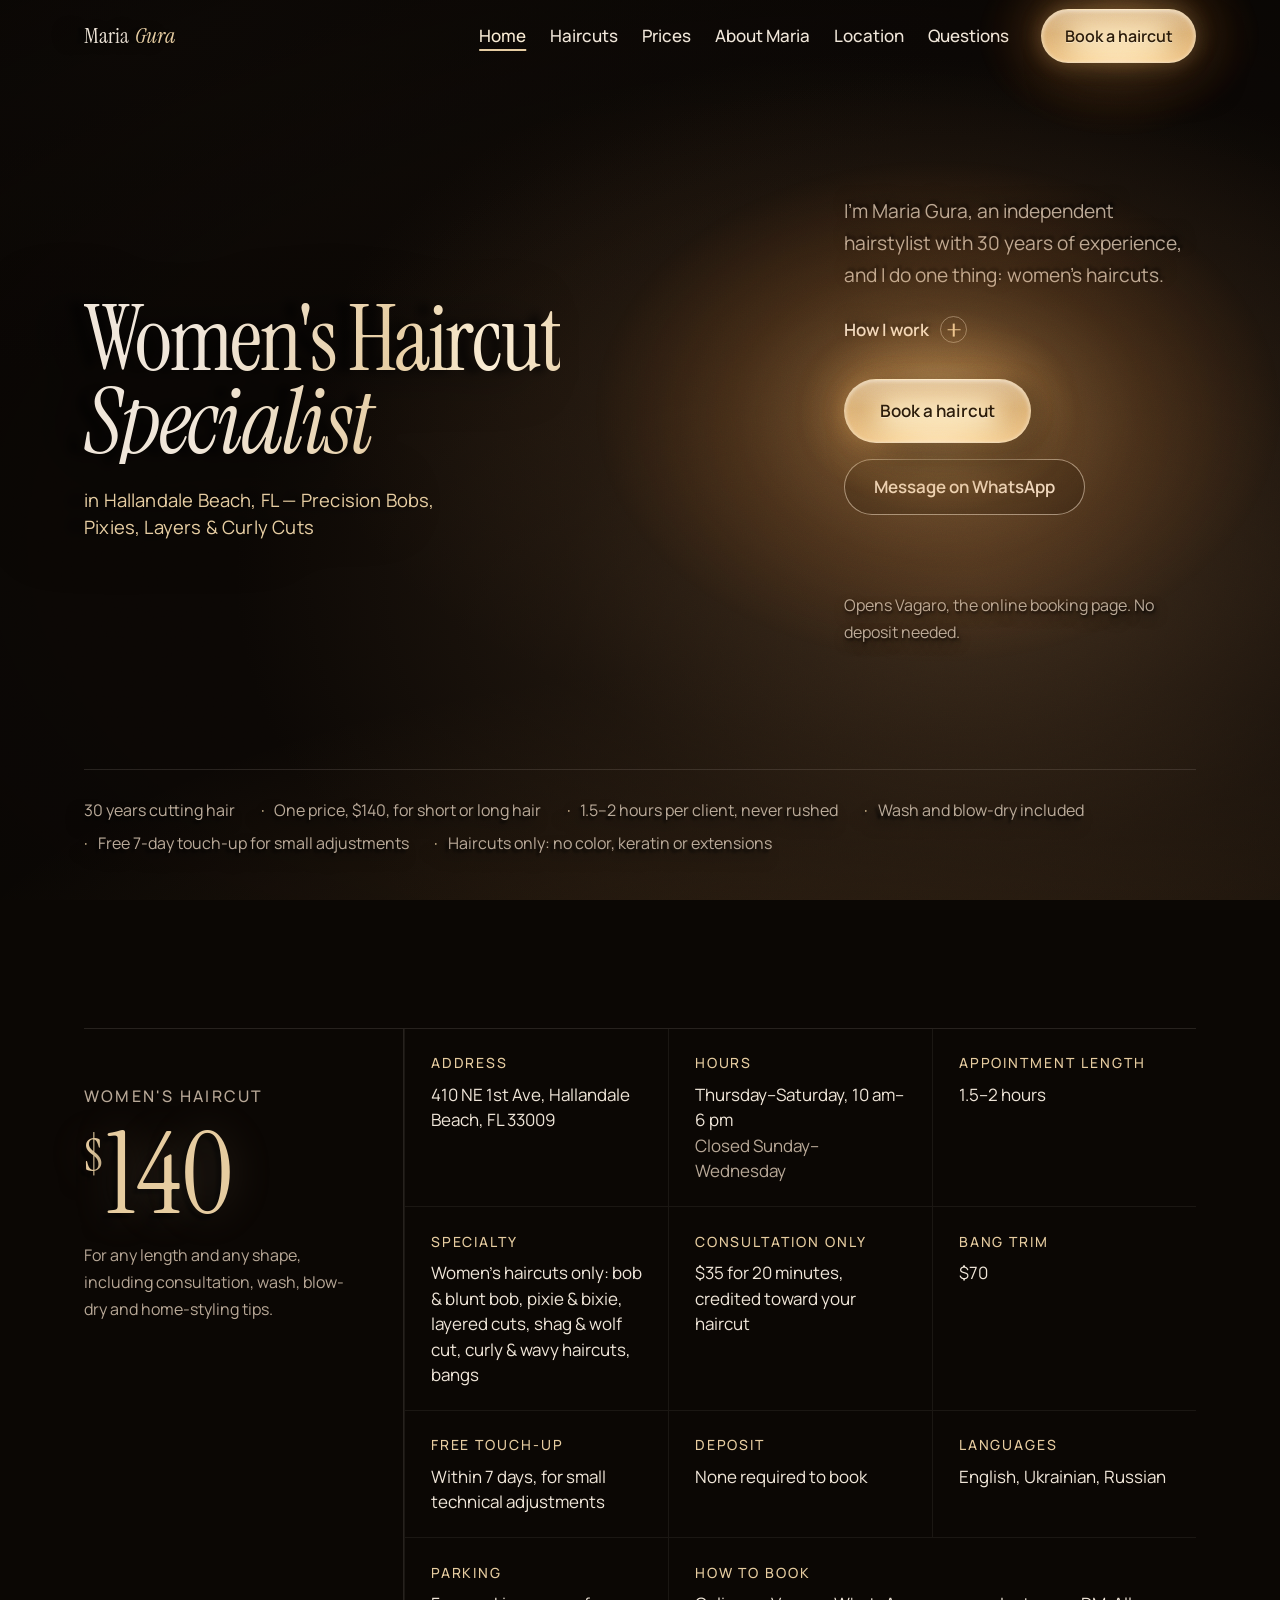
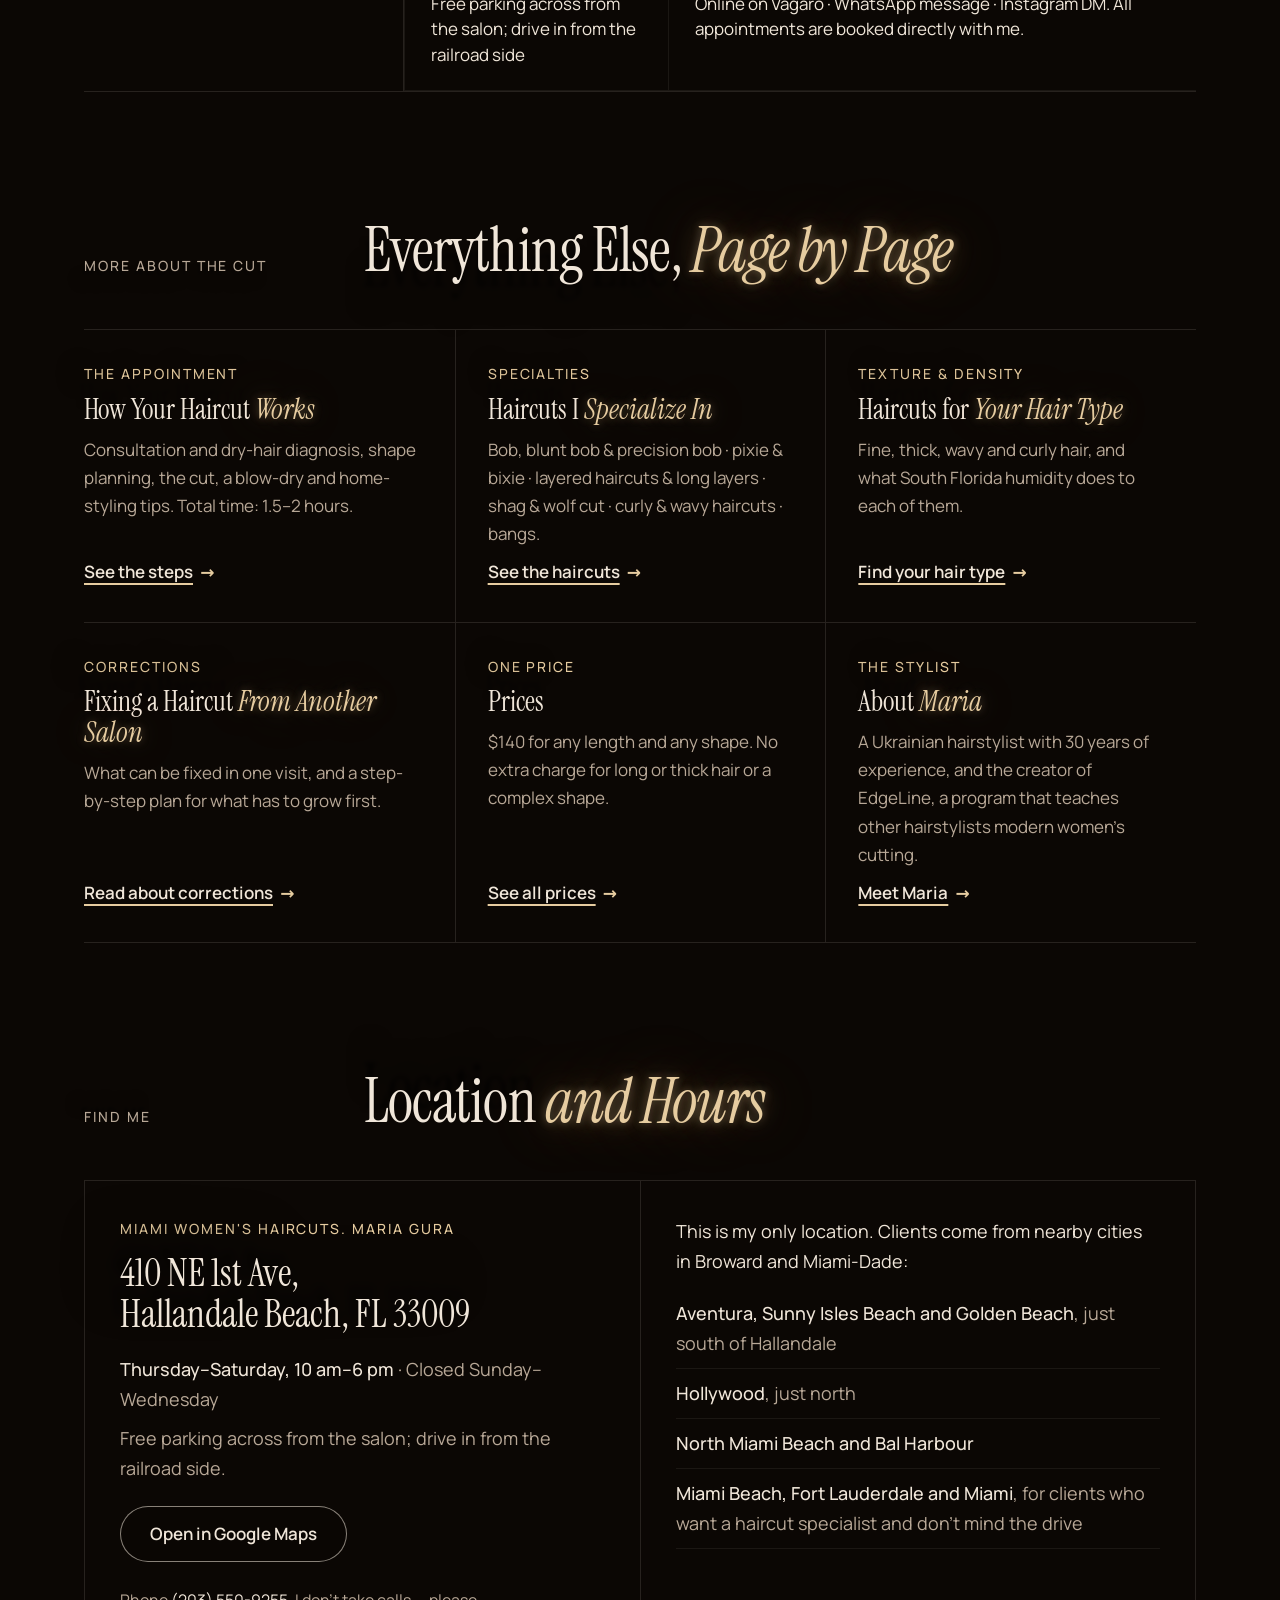
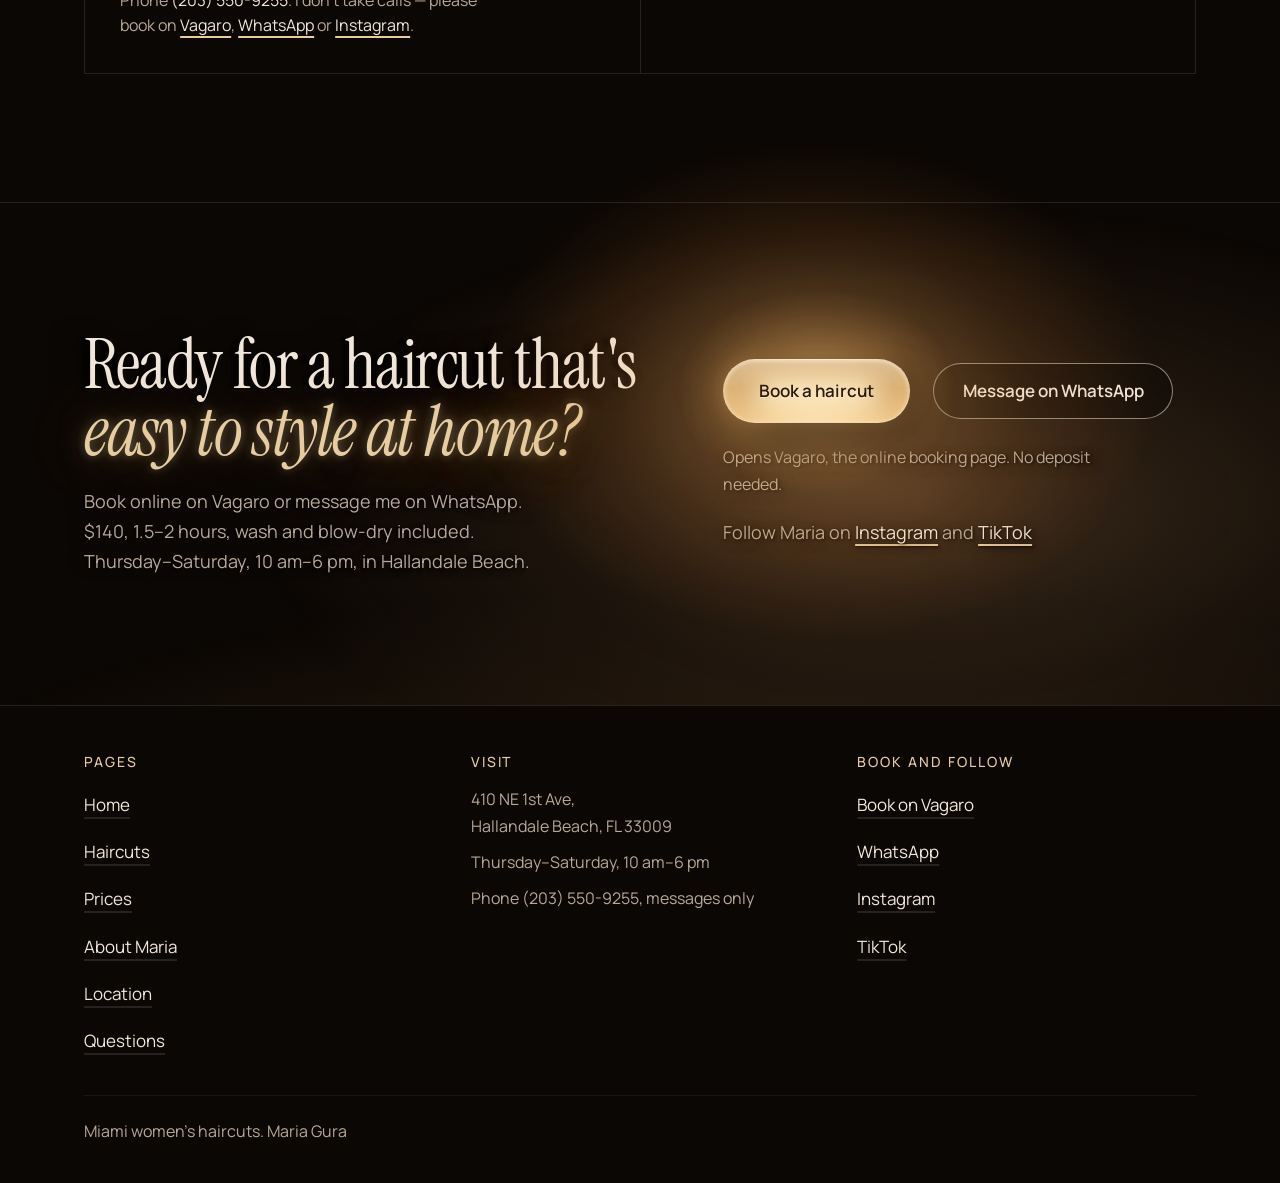
<file: index.html>
<!DOCTYPE html>
<html lang="en">
<head>
<meta charset="utf-8">
<meta name="viewport" content="width=device-width, initial-scale=1">
<title>Miami women's haircuts. Maria Gura | Women's Haircut Specialist, Hallandale Beach FL</title>
<meta name="description" content="Women's haircut specialist in Hallandale Beach, FL, with 30 years of experience. Precision bobs, pixie cuts, layers and curly haircuts. $140 for any length, wash and blow-dry included. Thu–Sat 10–6.">
<meta name="theme-color" content="#0B0704">
<link rel="icon" href="/favicon.ico" sizes="32x32">
<link rel="icon" href="/favicon.svg" type="image/svg+xml">
<link rel="apple-touch-icon" href="/apple-touch-icon.png">
<link rel="canonical" href="https://mariagura.com/">
<meta property="og:type" content="website">
<meta property="og:url" content="https://mariagura.com/">
<meta property="og:site_name" content="Miami women's haircuts. Maria Gura">
<meta property="og:title" content="Maria Gura | Women's Haircut Specialist, Hallandale Beach FL">
<meta property="og:description" content="Women's haircut specialist in Hallandale Beach, FL, with 30 years of experience. Precision bobs, pixie cuts, layers and curly haircuts. $140 for any length, wash and blow-dry included. Thu–Sat 10–6.">
<meta property="og:image" content="https://mariagura.com/images/maria-gura.jpg">
<meta property="og:image:width" content="640">
<meta property="og:image:height" content="640">
<meta property="og:image:alt" content="Maria Gura, women's haircut specialist in Hallandale Beach, FL">
<meta name="twitter:card" content="summary">
<script type="application/ld+json">
{
  "@context": "https://schema.org",
  "@type": "HairSalon",
  "name": "Miami women's haircuts. Maria Gura",
  "description": "Women's haircut specialist with 30 years of experience. Precision bobs, pixie cuts, layered and curly haircuts.",
  "address": {
    "@type": "PostalAddress",
    "streetAddress": "410 NE 1st Ave",
    "addressLocality": "Hallandale Beach",
    "addressRegion": "FL",
    "postalCode": "33009",
    "addressCountry": "US"
  },
  "openingHoursSpecification": [{
    "@type": "OpeningHoursSpecification",
    "dayOfWeek": ["Thursday", "Friday", "Saturday"],
    "opens": "10:00",
    "closes": "18:00"
  }],
  "priceRange": "$$",
  "knowsLanguage": ["en", "uk", "ru"],
  "areaServed": ["Hallandale Beach", "Aventura", "Sunny Isles Beach", "Golden Beach", "Hollywood", "North Miami Beach", "Bal Harbour", "Miami Beach", "Fort Lauderdale", "Miami"],
  "employee": { "@type": "Person", "name": "Maria Gura", "jobTitle": "Hairstylist", "image": "https://mariagura.com/images/maria-gura.jpg" },
  "image": "https://mariagura.com/images/maria-gura.jpg",
  "url": "https://mariagura.com/",
  "telephone": "+1-203-550-9255",
  "sameAs": [
    "https://www.instagram.com/womens.haircut.miami/",
    "https://www.tiktok.com/@guramariahaircut"
  ],
  "potentialAction": {
    "@type": "ReserveAction",
    "target": "https://www.vagaro.com/Users/BusinessWidget.aspx?enc=MMLjhIwJMcwFQhXLL7ifVDbvYZsRbhAptQzbbm7GgDcwnjyCqwp7zsIEo/Ez3HB1ZsWcmwP61o4NrvgE0phO7OywcnB5UcsrumbVtzE0nMVJLJdPSKB/vt3mfkV/UhLJYPYe6byilDAQ1V3dABpL3WQs6q6Q+Q5jC7TtFvVKQ9042T9uSpSU/9s1L0h7MzUqxbCcYFdTby5lhnulZ4Y6B5/o4Pa1DmrM/BZS9leKmcGDRkD1kLUozFzNtafPtRz0O83yVJUekiHMa2pz99QHsF57OAmX54TL8Z05iAUDZJzmD2EBjYmCaRtBg/q2FefUj9Fap5cD81SyO0qzo1R7k9bGSxKA9IU05LXuTmj4A6P05jykJHCZaH15q4DV6e3Z2PwqIHd2iHIQOXltIdB0pRliA1bKwg4LgsX4xd7e/QncTavDeUfDSOuvLIptYjuMKnPwFPrjuIFpOlv5HZ9xQg=="
  },
  "makesOffer": [
    { "@type": "Offer", "itemOffered": { "@type": "Service", "name": "Women's haircut" }, "price": "140", "priceCurrency": "USD" },
    { "@type": "Offer", "itemOffered": { "@type": "Service", "name": "Consultation (20 min)" }, "price": "35", "priceCurrency": "USD" },
    { "@type": "Offer", "itemOffered": { "@type": "Service", "name": "Bang trim" }, "price": "70", "priceCurrency": "USD" }
  ]
}
</script>
<link rel="preload" href="/assets/fonts/instrument-serif-latin-400-normal.woff2" as="font" type="font/woff2" crossorigin>
<link rel="preload" href="/assets/fonts/manrope-latin-300-normal.woff2" as="font" type="font/woff2" crossorigin>
<link rel="stylesheet" href="/css/style.css">
<script src="/js/analytics.js" defer></script>
<script src="/js/main.js" defer></script>
</head>
<body>

<div class="grain" aria-hidden="true"></div>

<a class="skip" href="#content">Skip to content</a>
<header class="top" id="top-bar">
  <div class="wrap">
    <a class="mark" href="/" aria-label="Maria Gura, home page">Maria <em>Gura</em></a>
    <nav class="links" aria-label="Main menu">
      <a href="/" aria-current="page">Home</a>
      <a href="/haircuts/">Haircuts</a>
      <a href="/prices/">Prices</a>
      <a href="/about/">About Maria</a>
      <a href="/contact/">Location</a>
      <a href="/faq/">Questions</a>
    </nav>
    <details class="menu">
      <summary><svg viewBox="0 0 24 24" width="22" height="22" aria-hidden="true" focusable="false" fill="none" stroke="currentColor" stroke-width="2" stroke-linecap="round"><path class="i-open" d="M4 7h16M4 12h16M4 17h16"/><path class="i-close" d="M6 6l12 12M18 6L6 18"/></svg><span>Menu</span></summary>
      <nav aria-label="Main menu">
        <a href="/" aria-current="page">Home</a>
        <a href="/haircuts/">Haircuts</a>
        <a href="/prices/">Prices</a>
        <a href="/about/">About Maria</a>
        <a href="/contact/">Location</a>
        <a href="/faq/">Questions</a>
      </nav>
    </details>
    <span class="lamp small"><a class="book" href="https://www.vagaro.com/Users/BusinessWidget.aspx?enc=MMLjhIwJMcwFQhXLL7ifVDbvYZsRbhAptQzbbm7GgDcwnjyCqwp7zsIEo/Ez3HB1ZsWcmwP61o4NrvgE0phO7OywcnB5UcsrumbVtzE0nMVJLJdPSKB/vt3mfkV/UhLJYPYe6byilDAQ1V3dABpL3WQs6q6Q+Q5jC7TtFvVKQ9042T9uSpSU/9s1L0h7MzUqxbCcYFdTby5lhnulZ4Y6B5/o4Pa1DmrM/BZS9leKmcGDRkD1kLUozFzNtafPtRz0O83yVJUekiHMa2pz99QHsF57OAmX54TL8Z05iAUDZJzmD2EBjYmCaRtBg/q2FefUj9Fap5cD81SyO0qzo1R7k9bGSxKA9IU05LXuTmj4A6P05jykJHCZaH15q4DV6e3Z2PwqIHd2iHIQOXltIdB0pRliA1bKwg4LgsX4xd7e/QncTavDeUfDSOuvLIptYjuMKnPwFPrjuIFpOlv5HZ9xQg==" target="_blank" rel="noopener"><span>Book a haircut</span></a></span>
  </div>
</header>

<main id="content">

<section class="stage">
  <div class="center wrap">
    <h1 class="headline">
      <span>Women's Haircut</span>
      <span><em>Specialist</em></span>
      <small>in Hallandale Beach, FL — Precision Bobs, Pixies, Layers &amp; Curly Cuts</small>
    </h1>
    <div class="lede">
      <p>I'm Maria Gura, an independent hairstylist with 30 years of experience, and I do one thing: women's haircuts.</p>
      <details class="more-text"><summary>How I work<span class="fold-mark" aria-hidden="true"></span></summary><p>Every cut starts with a dry-hair diagnosis and is built around your head shape, density and natural texture, so it's easy to style at home and keeps its shape as it grows. I work at 410 NE 1st Ave in Hallandale Beach, a short drive from Aventura, Sunny Isles Beach and Hollywood.</p></details>
    </div>
    <div class="actions">
      <span class="lamp"><a class="book" href="https://www.vagaro.com/Users/BusinessWidget.aspx?enc=MMLjhIwJMcwFQhXLL7ifVDbvYZsRbhAptQzbbm7GgDcwnjyCqwp7zsIEo/Ez3HB1ZsWcmwP61o4NrvgE0phO7OywcnB5UcsrumbVtzE0nMVJLJdPSKB/vt3mfkV/UhLJYPYe6byilDAQ1V3dABpL3WQs6q6Q+Q5jC7TtFvVKQ9042T9uSpSU/9s1L0h7MzUqxbCcYFdTby5lhnulZ4Y6B5/o4Pa1DmrM/BZS9leKmcGDRkD1kLUozFzNtafPtRz0O83yVJUekiHMa2pz99QHsF57OAmX54TL8Z05iAUDZJzmD2EBjYmCaRtBg/q2FefUj9Fap5cD81SyO0qzo1R7k9bGSxKA9IU05LXuTmj4A6P05jykJHCZaH15q4DV6e3Z2PwqIHd2iHIQOXltIdB0pRliA1bKwg4LgsX4xd7e/QncTavDeUfDSOuvLIptYjuMKnPwFPrjuIFpOlv5HZ9xQg==" target="_blank" rel="noopener"><span>Book a haircut</span></a></span>
      <a class="btn-line" href="https://wa.me/message/JENNVTPJMPMOB1" target="_blank" rel="noopener">Message on WhatsApp</a>
    </div>
    <p class="hint">Opens Vagaro, the online booking page. No deposit needed.</p>
  </div>
  <div class="wrap">
    <ul class="proof" aria-label="Why clients choose Maria">
      <li>30 years cutting hair</li>
      <li>One price, $140, for short or long hair</li>
      <li>1.5–2 hours per client, never rushed</li>
      <li>Wash and blow-dry included</li>
      <li>Free 7-day touch-up for small adjustments</li>
      <li>Haircuts only: no color, keratin or extensions</li>
    </ul>
  </div>
</section>

<section class="s" aria-label="At a glance">
  <div class="wrap">
    <div class="facts">
      <div class="price-big">
        <p class="eyebrow price-label">Women's haircut</p>
        <div class="num"><sup>$</sup>140</div>
        <p>For any length and any shape, including consultation, wash, blow-dry and home-styling tips.</p>
      </div>
      <dl>
        <div><dt>Address</dt><dd>410 NE 1st Ave, Hallandale Beach, FL 33009</dd></div>
        <div><dt>Hours</dt><dd>Thursday–Saturday, 10 am–6 pm<br><span>Closed Sunday–Wednesday</span></dd></div>
        <div><dt>Appointment length</dt><dd>1.5–2 hours</dd></div>
        <div><dt>Specialty</dt><dd>Women's haircuts only: bob &amp; blunt bob, pixie &amp; bixie, layered cuts, shag &amp; wolf cut, curly &amp; wavy haircuts, bangs</dd></div>
        <div><dt>Consultation only</dt><dd>$35 for 20 minutes, credited toward your haircut</dd></div>
        <div><dt>Bang trim</dt><dd>$70</dd></div>
        <div><dt>Free touch-up</dt><dd>Within 7 days, for small technical adjustments</dd></div>
        <div><dt>Deposit</dt><dd>None required to book</dd></div>
        <div><dt>Languages</dt><dd>English, Ukrainian, Russian</dd></div>
        <div><dt>Parking</dt><dd>Free parking across from the salon; drive in from the railroad side</dd></div>
        <div class="span-2"><dt>How to book</dt><dd>Online on Vagaro · WhatsApp message · Instagram DM. All appointments are booked directly with me.</dd></div>
      </dl>
    </div>
  </div>
</section>

<section class="s" id="explore">
  <div class="wrap">
    <div class="s-head">
      <p class="eyebrow">More about the cut</p>
      <h2>Everything Else, <em>Page by Page</em></h2>
    </div>
    <div class="teasers">
      <a class="teaser" href="/haircuts/#process">
        <p class="eyebrow">The appointment</p>
        <h3>How Your Haircut <em>Works</em></h3>
        <p>Consultation and dry-hair diagnosis, shape planning, the cut, a blow-dry and home-styling tips. Total time: 1.5–2 hours.</p>
        <span class="more">See the steps</span>
      </a>
      <a class="teaser" href="/haircuts/#cuts">
        <p class="eyebrow">Specialties</p>
        <h3>Haircuts I <em>Specialize In</em></h3>
        <p>Bob, blunt bob &amp; precision bob · pixie &amp; bixie · layered haircuts &amp; long layers · shag &amp; wolf cut · curly &amp; wavy haircuts · bangs.</p>
        <span class="more">See the haircuts</span>
      </a>
      <a class="teaser" href="/haircuts/#types">
        <p class="eyebrow">Texture &amp; density</p>
        <h3>Haircuts for <em>Your Hair Type</em></h3>
        <p>Fine, thick, wavy and curly hair, and what South Florida humidity does to each of them.</p>
        <span class="more">Find your hair type</span>
      </a>
      <a class="teaser" href="/haircuts/#fix">
        <p class="eyebrow">Corrections</p>
        <h3>Fixing a Haircut <em>From Another Salon</em></h3>
        <p>What can be fixed in one visit, and a step-by-step plan for what has to grow first.</p>
        <span class="more">Read about corrections</span>
      </a>
      <a class="teaser" href="/prices/">
        <p class="eyebrow">One price</p>
        <h3>Prices</h3>
        <p>$140 for any length and any shape. No extra charge for long or thick hair or a complex shape.</p>
        <span class="more">See all prices</span>
      </a>
      <a class="teaser" href="/about/">
        <p class="eyebrow">The stylist</p>
        <h3>About <em>Maria</em></h3>
        <p>A Ukrainian hairstylist with 30 years of experience, and the creator of EdgeLine, a program that teaches other hairstylists modern women's cutting.</p>
        <span class="more">Meet Maria</span>
      </a>
    </div>
  </div>
</section>

<section class="s" id="location">
  <div class="wrap">
    <div class="s-head">
      <p class="eyebrow">Find me</p>
      <h2>Location <em>and Hours</em></h2>
    </div>
    <div class="loc">
      <div>
        <p class="eyebrow">Miami women's haircuts. Maria Gura</p>
        <p class="addr">410 NE 1st Ave,<br>Hallandale Beach, FL 33009</p>
        <p><b>Thursday–Saturday, 10 am–6 pm</b> <span class="soft">· Closed Sunday–Wednesday</span></p>
        <p class="soft parking">Free parking across from the salon; drive in from the railroad side.</p>
        <a class="btn-line" target="_blank" rel="noopener" href="https://www.google.com/maps/search/?api=1&amp;query=410+NE+1st+Ave+Hallandale+Beach+FL+33009">Open in Google Maps</a>
        <p class="loc-phone">Phone <span class="nowrap">(203) 550-9255</span>. I don't take calls — please book on <a target="_blank" rel="noopener" href="https://www.vagaro.com/Users/BusinessWidget.aspx?enc=MMLjhIwJMcwFQhXLL7ifVDbvYZsRbhAptQzbbm7GgDcwnjyCqwp7zsIEo/Ez3HB1ZsWcmwP61o4NrvgE0phO7OywcnB5UcsrumbVtzE0nMVJLJdPSKB/vt3mfkV/UhLJYPYe6byilDAQ1V3dABpL3WQs6q6Q+Q5jC7TtFvVKQ9042T9uSpSU/9s1L0h7MzUqxbCcYFdTby5lhnulZ4Y6B5/o4Pa1DmrM/BZS9leKmcGDRkD1kLUozFzNtafPtRz0O83yVJUekiHMa2pz99QHsF57OAmX54TL8Z05iAUDZJzmD2EBjYmCaRtBg/q2FefUj9Fap5cD81SyO0qzo1R7k9bGSxKA9IU05LXuTmj4A6P05jykJHCZaH15q4DV6e3Z2PwqIHd2iHIQOXltIdB0pRliA1bKwg4LgsX4xd7e/QncTavDeUfDSOuvLIptYjuMKnPwFPrjuIFpOlv5HZ9xQg==">Vagaro</a>, <a target="_blank" rel="noopener" href="https://wa.me/message/JENNVTPJMPMOB1">WhatsApp</a> or <a target="_blank" rel="noopener" href="https://www.instagram.com/womens.haircut.miami/">Instagram</a>.</p>
      </div>
      <div>
        <p class="loc-intro">This is my only location. Clients come from nearby cities in Broward and Miami-Dade:</p>
        <ul>
          <li><b>Aventura, Sunny Isles Beach and Golden Beach</b>, just south of Hallandale</li>
          <li><b>Hollywood</b>, just north</li>
          <li><b>North Miami Beach and Bal Harbour</b></li>
          <li><b>Miami Beach, Fort Lauderdale and Miami</b>, for clients who want a haircut specialist and don't mind the drive</li>
        </ul>
      </div>
    </div>
  </div>
</section>

<section class="cta">
  <div class="wrap cta-grid">
    <div>
      <h2>Ready for a haircut that's <em>easy to style at home?</em></h2>
      <p>Book online on Vagaro or message me on WhatsApp. $140, 1.5–2 hours, wash and blow-dry included. Thursday–Saturday, 10 am–6 pm, in Hallandale Beach.</p>
    </div>
    <div>
      <div class="actions">
        <span class="lamp"><a class="book" href="https://www.vagaro.com/Users/BusinessWidget.aspx?enc=MMLjhIwJMcwFQhXLL7ifVDbvYZsRbhAptQzbbm7GgDcwnjyCqwp7zsIEo/Ez3HB1ZsWcmwP61o4NrvgE0phO7OywcnB5UcsrumbVtzE0nMVJLJdPSKB/vt3mfkV/UhLJYPYe6byilDAQ1V3dABpL3WQs6q6Q+Q5jC7TtFvVKQ9042T9uSpSU/9s1L0h7MzUqxbCcYFdTby5lhnulZ4Y6B5/o4Pa1DmrM/BZS9leKmcGDRkD1kLUozFzNtafPtRz0O83yVJUekiHMa2pz99QHsF57OAmX54TL8Z05iAUDZJzmD2EBjYmCaRtBg/q2FefUj9Fap5cD81SyO0qzo1R7k9bGSxKA9IU05LXuTmj4A6P05jykJHCZaH15q4DV6e3Z2PwqIHd2iHIQOXltIdB0pRliA1bKwg4LgsX4xd7e/QncTavDeUfDSOuvLIptYjuMKnPwFPrjuIFpOlv5HZ9xQg==" target="_blank" rel="noopener"><span>Book a haircut</span></a></span>
        <a class="btn-line" href="https://wa.me/message/JENNVTPJMPMOB1" target="_blank" rel="noopener">Message on WhatsApp</a>
      </div>
      <p class="hint">Opens Vagaro, the online booking page. No deposit needed.</p>
      <p class="cta-follow">Follow Maria on <a href="https://www.instagram.com/womens.haircut.miami/" target="_blank" rel="noopener">Instagram</a> and <a href="https://www.tiktok.com/@guramariahaircut" target="_blank" rel="noopener">TikTok</a></p>
    </div>
  </div>
</section>

</main>

<footer>
  <div class="wrap foot-grid">
    <nav class="foot-col" aria-label="Pages">
      <p class="foot-title">Pages</p>
      <a href="/">Home</a>
      <a href="/haircuts/">Haircuts</a>
      <a href="/prices/">Prices</a>
      <a href="/about/">About Maria</a>
      <a href="/contact/">Location</a>
      <a href="/faq/">Questions</a>
    </nav>
    <div class="foot-col">
      <p class="foot-title">Visit</p>
      <p>410 NE 1st Ave,<br>Hallandale Beach, FL 33009</p>
      <p>Thursday–Saturday, 10 am–6 pm</p>
      <p>Phone (203) 550-9255, messages only</p>
    </div>
    <nav class="foot-col" aria-label="Book and follow">
      <p class="foot-title">Book and follow</p>
      <a href="https://www.vagaro.com/Users/BusinessWidget.aspx?enc=MMLjhIwJMcwFQhXLL7ifVDbvYZsRbhAptQzbbm7GgDcwnjyCqwp7zsIEo/Ez3HB1ZsWcmwP61o4NrvgE0phO7OywcnB5UcsrumbVtzE0nMVJLJdPSKB/vt3mfkV/UhLJYPYe6byilDAQ1V3dABpL3WQs6q6Q+Q5jC7TtFvVKQ9042T9uSpSU/9s1L0h7MzUqxbCcYFdTby5lhnulZ4Y6B5/o4Pa1DmrM/BZS9leKmcGDRkD1kLUozFzNtafPtRz0O83yVJUekiHMa2pz99QHsF57OAmX54TL8Z05iAUDZJzmD2EBjYmCaRtBg/q2FefUj9Fap5cD81SyO0qzo1R7k9bGSxKA9IU05LXuTmj4A6P05jykJHCZaH15q4DV6e3Z2PwqIHd2iHIQOXltIdB0pRliA1bKwg4LgsX4xd7e/QncTavDeUfDSOuvLIptYjuMKnPwFPrjuIFpOlv5HZ9xQg==" target="_blank" rel="noopener">Book on Vagaro</a>
      <a href="https://wa.me/message/JENNVTPJMPMOB1" target="_blank" rel="noopener">WhatsApp</a>
      <a href="https://www.instagram.com/womens.haircut.miami/" target="_blank" rel="noopener">Instagram</a>
      <a href="https://www.tiktok.com/@guramariahaircut" target="_blank" rel="noopener">TikTok</a>
    </nav>
    <p class="foot-name">Miami women's haircuts. Maria Gura</p>
  </div>
</footer>

<nav class="mbar" aria-label="Book">
  <span class="lamp"><a class="book" href="https://www.vagaro.com/Users/BusinessWidget.aspx?enc=MMLjhIwJMcwFQhXLL7ifVDbvYZsRbhAptQzbbm7GgDcwnjyCqwp7zsIEo/Ez3HB1ZsWcmwP61o4NrvgE0phO7OywcnB5UcsrumbVtzE0nMVJLJdPSKB/vt3mfkV/UhLJYPYe6byilDAQ1V3dABpL3WQs6q6Q+Q5jC7TtFvVKQ9042T9uSpSU/9s1L0h7MzUqxbCcYFdTby5lhnulZ4Y6B5/o4Pa1DmrM/BZS9leKmcGDRkD1kLUozFzNtafPtRz0O83yVJUekiHMa2pz99QHsF57OAmX54TL8Z05iAUDZJzmD2EBjYmCaRtBg/q2FefUj9Fap5cD81SyO0qzo1R7k9bGSxKA9IU05LXuTmj4A6P05jykJHCZaH15q4DV6e3Z2PwqIHd2iHIQOXltIdB0pRliA1bKwg4LgsX4xd7e/QncTavDeUfDSOuvLIptYjuMKnPwFPrjuIFpOlv5HZ9xQg==" target="_blank" rel="noopener"><span>Book a haircut</span></a></span>
  <a class="btn-line" href="https://wa.me/message/JENNVTPJMPMOB1" target="_blank" rel="noopener">WhatsApp</a>
</nav>

</body>
</html>
</file>
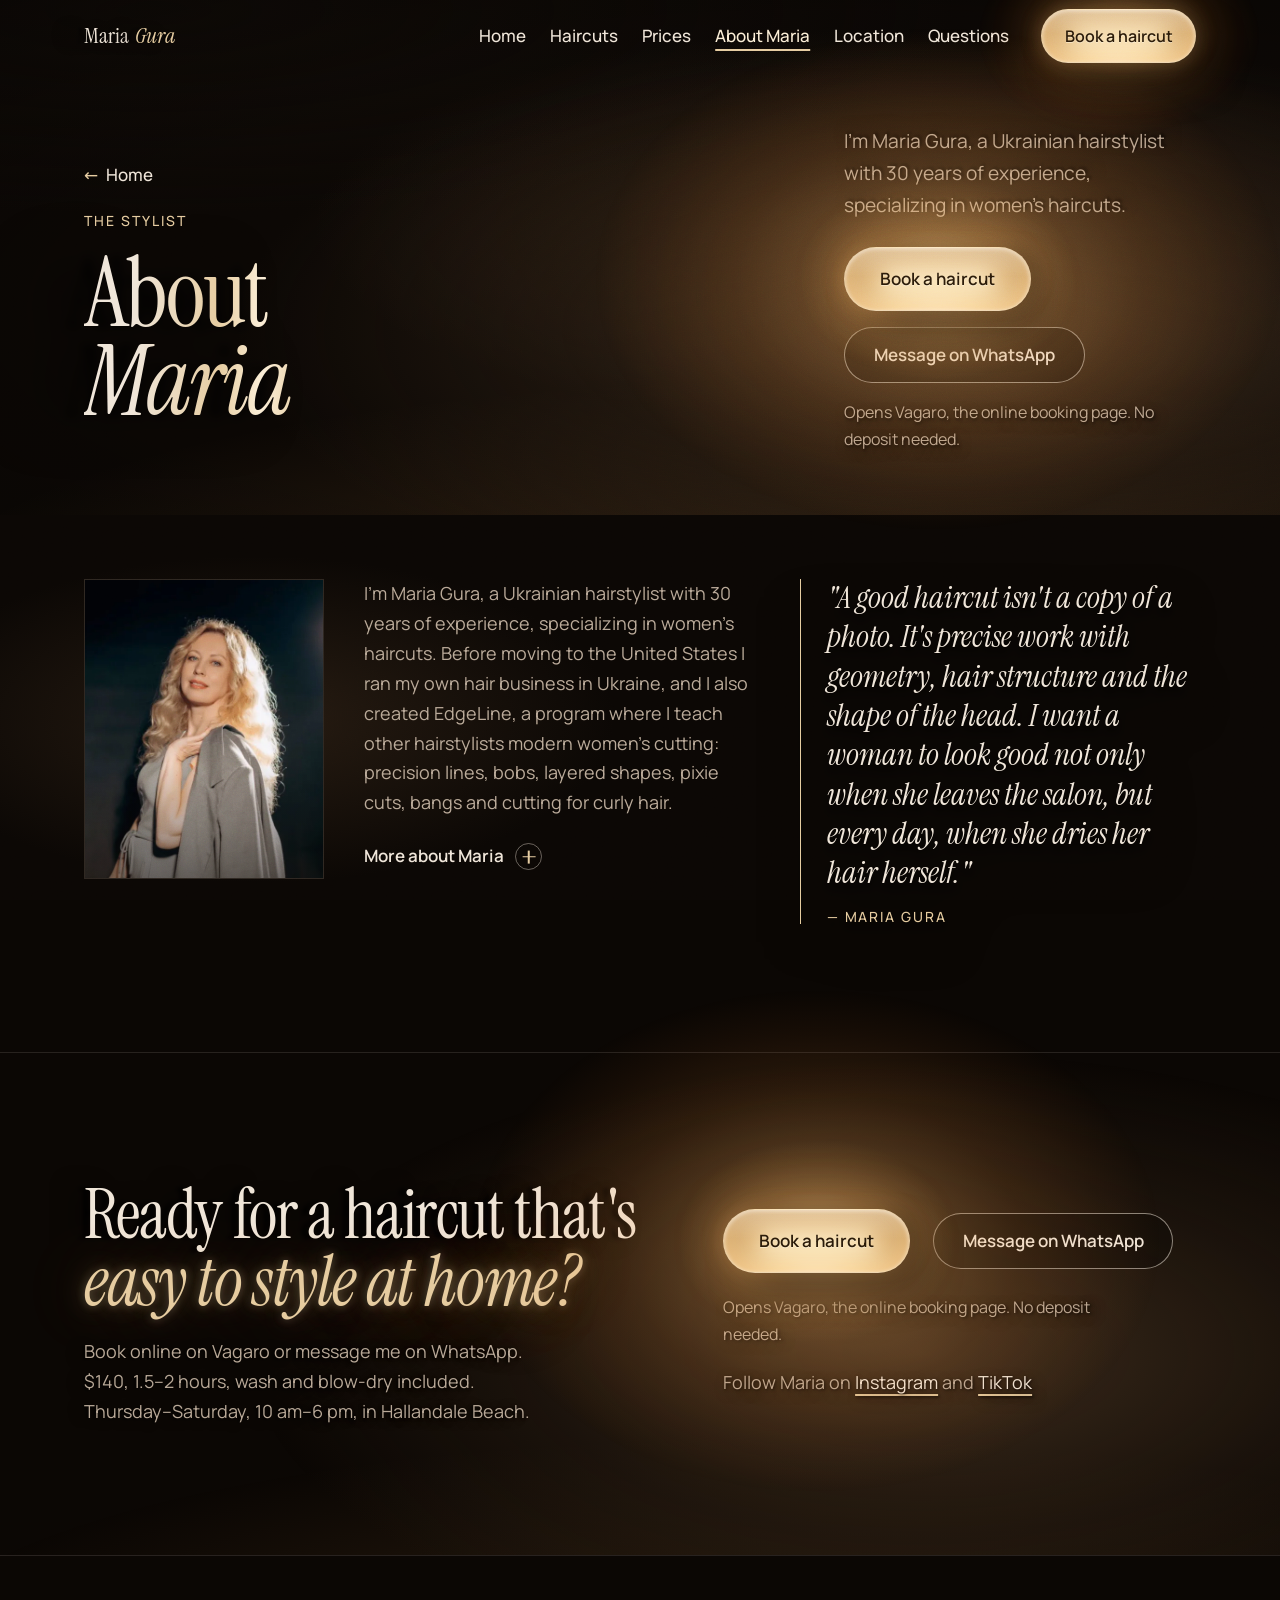
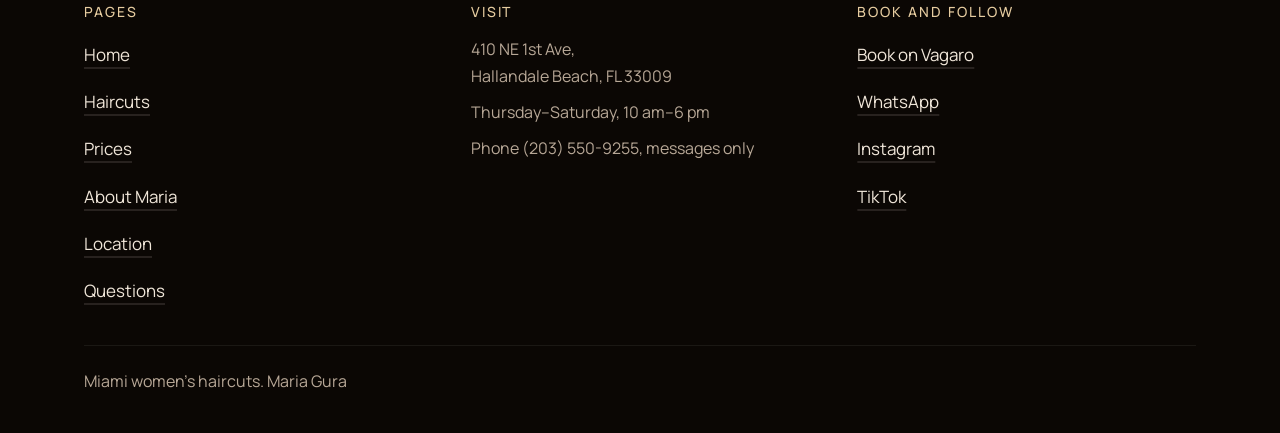
<file: about/index.html>
<!DOCTYPE html>
<html lang="en">
<head>
<meta charset="utf-8">
<meta name="viewport" content="width=device-width, initial-scale=1">
<title>About Maria Gura | Women's Haircut Specialist, Hallandale Beach FL</title>
<meta name="description" content="Maria Gura is a Ukrainian hairstylist with 30 years of experience and the creator of EdgeLine, a program teaching hairstylists modern women's cutting.">
<meta name="theme-color" content="#0B0704">
<link rel="icon" href="/favicon.ico" sizes="32x32">
<link rel="icon" href="/favicon.svg" type="image/svg+xml">
<link rel="apple-touch-icon" href="/apple-touch-icon.png">
<link rel="canonical" href="https://mariagura.com/about/">
<meta property="og:type" content="website">
<meta property="og:url" content="https://mariagura.com/about/">
<meta property="og:site_name" content="Miami women's haircuts. Maria Gura">
<meta property="og:title" content="About Maria Gura">
<meta property="og:description" content="Maria Gura is a Ukrainian hairstylist with 30 years of experience and the creator of EdgeLine, a program teaching hairstylists modern women's cutting.">
<meta property="og:image" content="https://mariagura.com/images/maria-gura.jpg">
<meta property="og:image:width" content="640">
<meta property="og:image:height" content="640">
<meta property="og:image:alt" content="Maria Gura, women's haircut specialist in Hallandale Beach, FL">
<meta name="twitter:card" content="summary">
<link rel="preload" href="/assets/fonts/instrument-serif-latin-400-normal.woff2" as="font" type="font/woff2" crossorigin>
<link rel="preload" href="/assets/fonts/manrope-latin-300-normal.woff2" as="font" type="font/woff2" crossorigin>
<link rel="stylesheet" href="/css/style.css">
<script src="/js/analytics.js" defer></script>
<script src="/js/main.js" defer></script>
</head>
<body>

<div class="grain" aria-hidden="true"></div>

<a class="skip" href="#content">Skip to content</a>
<header class="top" id="top-bar">
  <div class="wrap">
    <a class="mark" href="/" aria-label="Maria Gura, home page">Maria <em>Gura</em></a>
    <nav class="links" aria-label="Main menu">
      <a href="/">Home</a>
      <a href="/haircuts/">Haircuts</a>
      <a href="/prices/">Prices</a>
      <a href="/about/" aria-current="page">About Maria</a>
      <a href="/contact/">Location</a>
      <a href="/faq/">Questions</a>
    </nav>
    <details class="menu">
      <summary><svg viewBox="0 0 24 24" width="22" height="22" aria-hidden="true" focusable="false" fill="none" stroke="currentColor" stroke-width="2" stroke-linecap="round"><path class="i-open" d="M4 7h16M4 12h16M4 17h16"/><path class="i-close" d="M6 6l12 12M18 6L6 18"/></svg><span>Menu</span></summary>
      <nav aria-label="Main menu">
        <a href="/">Home</a>
        <a href="/haircuts/">Haircuts</a>
        <a href="/prices/">Prices</a>
        <a href="/about/" aria-current="page">About Maria</a>
        <a href="/contact/">Location</a>
        <a href="/faq/">Questions</a>
      </nav>
    </details>
    <span class="lamp small"><a class="book" href="https://www.vagaro.com/Users/BusinessWidget.aspx?enc=MMLjhIwJMcwFQhXLL7ifVDbvYZsRbhAptQzbbm7GgDcwnjyCqwp7zsIEo/Ez3HB1ZsWcmwP61o4NrvgE0phO7OywcnB5UcsrumbVtzE0nMVJLJdPSKB/vt3mfkV/UhLJYPYe6byilDAQ1V3dABpL3WQs6q6Q+Q5jC7TtFvVKQ9042T9uSpSU/9s1L0h7MzUqxbCcYFdTby5lhnulZ4Y6B5/o4Pa1DmrM/BZS9leKmcGDRkD1kLUozFzNtafPtRz0O83yVJUekiHMa2pz99QHsF57OAmX54TL8Z05iAUDZJzmD2EBjYmCaRtBg/q2FefUj9Fap5cD81SyO0qzo1R7k9bGSxKA9IU05LXuTmj4A6P05jykJHCZaH15q4DV6e3Z2PwqIHd2iHIQOXltIdB0pRliA1bKwg4LgsX4xd7e/QncTavDeUfDSOuvLIptYjuMKnPwFPrjuIFpOlv5HZ9xQg==" target="_blank" rel="noopener"><span>Book a haircut</span></a></span>
  </div>
</header>

<main id="content">

<section class="stage page">
  <div class="center wrap">
    <div class="page-title">
      <a class="back" href="/"><span aria-hidden="true">←</span> Home</a>
      <p class="eyebrow">The stylist</p>
      <h1 class="headline">
        <span>About</span>
        <span><em>Maria</em></span>
      </h1>
    </div>
    <p class="lede">I'm Maria Gura, a Ukrainian hairstylist with 30 years of experience, specializing in women's haircuts.</p>
    <div class="actions">
      <span class="lamp"><a class="book" href="https://www.vagaro.com/Users/BusinessWidget.aspx?enc=MMLjhIwJMcwFQhXLL7ifVDbvYZsRbhAptQzbbm7GgDcwnjyCqwp7zsIEo/Ez3HB1ZsWcmwP61o4NrvgE0phO7OywcnB5UcsrumbVtzE0nMVJLJdPSKB/vt3mfkV/UhLJYPYe6byilDAQ1V3dABpL3WQs6q6Q+Q5jC7TtFvVKQ9042T9uSpSU/9s1L0h7MzUqxbCcYFdTby5lhnulZ4Y6B5/o4Pa1DmrM/BZS9leKmcGDRkD1kLUozFzNtafPtRz0O83yVJUekiHMa2pz99QHsF57OAmX54TL8Z05iAUDZJzmD2EBjYmCaRtBg/q2FefUj9Fap5cD81SyO0qzo1R7k9bGSxKA9IU05LXuTmj4A6P05jykJHCZaH15q4DV6e3Z2PwqIHd2iHIQOXltIdB0pRliA1bKwg4LgsX4xd7e/QncTavDeUfDSOuvLIptYjuMKnPwFPrjuIFpOlv5HZ9xQg==" target="_blank" rel="noopener"><span>Book a haircut</span></a></span>
      <a class="btn-line" href="https://wa.me/message/JENNVTPJMPMOB1" target="_blank" rel="noopener">Message on WhatsApp</a>
    </div>
    <p class="hint">Opens Vagaro, the online booking page. No deposit needed.</p>
  </div>
</section>

<section class="s warm-l" id="about">
  <div class="wrap">
    <div class="about">
      <figure class="portrait">
        <picture>
          <source srcset="/images/maria-gura.webp" type="image/webp">
          <img src="/images/maria-gura.jpg" width="640" height="640" loading="lazy" alt="Maria Gura, women's haircut specialist in Hallandale Beach, FL">
        </picture>
      </figure>
      <div class="prose">
        <p>I'm Maria Gura, a Ukrainian hairstylist with 30 years of experience, specializing in women's haircuts. Before moving to the United States I ran my own hair business in Ukraine, and I also created EdgeLine, a program where I teach other hairstylists modern women's cutting: precision lines, bobs, layered shapes, pixie cuts, bangs and cutting for curly hair.</p>
        <details class="more-text"><summary>More about Maria<span class="fold-mark" aria-hidden="true"></span></summary>
        <p>Teaching means I don't just repeat cuts. I know why each line and angle is there, so I can adapt the same haircut to different textures and head shapes.</p>
        <p>I'm an independent hairstylist: I do the consultation and the haircut myself, and all appointments are booked directly with me. I use Davines, Moroccanoil and Vitality's products, chosen by hair type. I speak English, Ukrainian and Russian, and use translation tools for other languages, so you can explain exactly what you want.</p>
        </details>
      </div>
      <blockquote>"A good haircut isn't a copy of a photo. It's precise work with geometry, hair structure and the shape of the head. I want a woman to look good not only when she leaves the salon, but every day, when she dries her hair herself."<cite>— Maria Gura</cite></blockquote>
    </div>
  </div>
</section>

<section class="cta">
  <div class="wrap cta-grid">
    <div>
      <h2>Ready for a haircut that's <em>easy to style at home?</em></h2>
      <p>Book online on Vagaro or message me on WhatsApp. $140, 1.5–2 hours, wash and blow-dry included. Thursday–Saturday, 10 am–6 pm, in Hallandale Beach.</p>
    </div>
    <div>
      <div class="actions">
        <span class="lamp"><a class="book" href="https://www.vagaro.com/Users/BusinessWidget.aspx?enc=MMLjhIwJMcwFQhXLL7ifVDbvYZsRbhAptQzbbm7GgDcwnjyCqwp7zsIEo/Ez3HB1ZsWcmwP61o4NrvgE0phO7OywcnB5UcsrumbVtzE0nMVJLJdPSKB/vt3mfkV/UhLJYPYe6byilDAQ1V3dABpL3WQs6q6Q+Q5jC7TtFvVKQ9042T9uSpSU/9s1L0h7MzUqxbCcYFdTby5lhnulZ4Y6B5/o4Pa1DmrM/BZS9leKmcGDRkD1kLUozFzNtafPtRz0O83yVJUekiHMa2pz99QHsF57OAmX54TL8Z05iAUDZJzmD2EBjYmCaRtBg/q2FefUj9Fap5cD81SyO0qzo1R7k9bGSxKA9IU05LXuTmj4A6P05jykJHCZaH15q4DV6e3Z2PwqIHd2iHIQOXltIdB0pRliA1bKwg4LgsX4xd7e/QncTavDeUfDSOuvLIptYjuMKnPwFPrjuIFpOlv5HZ9xQg==" target="_blank" rel="noopener"><span>Book a haircut</span></a></span>
        <a class="btn-line" href="https://wa.me/message/JENNVTPJMPMOB1" target="_blank" rel="noopener">Message on WhatsApp</a>
      </div>
      <p class="hint">Opens Vagaro, the online booking page. No deposit needed.</p>
      <p class="cta-follow">Follow Maria on <a href="https://www.instagram.com/womens.haircut.miami/" target="_blank" rel="noopener">Instagram</a> and <a href="https://www.tiktok.com/@guramariahaircut" target="_blank" rel="noopener">TikTok</a></p>
    </div>
  </div>
</section>

</main>

<footer>
  <div class="wrap foot-grid">
    <nav class="foot-col" aria-label="Pages">
      <p class="foot-title">Pages</p>
      <a href="/">Home</a>
      <a href="/haircuts/">Haircuts</a>
      <a href="/prices/">Prices</a>
      <a href="/about/">About Maria</a>
      <a href="/contact/">Location</a>
      <a href="/faq/">Questions</a>
    </nav>
    <div class="foot-col">
      <p class="foot-title">Visit</p>
      <p>410 NE 1st Ave,<br>Hallandale Beach, FL 33009</p>
      <p>Thursday–Saturday, 10 am–6 pm</p>
      <p>Phone (203) 550-9255, messages only</p>
    </div>
    <nav class="foot-col" aria-label="Book and follow">
      <p class="foot-title">Book and follow</p>
      <a href="https://www.vagaro.com/Users/BusinessWidget.aspx?enc=MMLjhIwJMcwFQhXLL7ifVDbvYZsRbhAptQzbbm7GgDcwnjyCqwp7zsIEo/Ez3HB1ZsWcmwP61o4NrvgE0phO7OywcnB5UcsrumbVtzE0nMVJLJdPSKB/vt3mfkV/UhLJYPYe6byilDAQ1V3dABpL3WQs6q6Q+Q5jC7TtFvVKQ9042T9uSpSU/9s1L0h7MzUqxbCcYFdTby5lhnulZ4Y6B5/o4Pa1DmrM/BZS9leKmcGDRkD1kLUozFzNtafPtRz0O83yVJUekiHMa2pz99QHsF57OAmX54TL8Z05iAUDZJzmD2EBjYmCaRtBg/q2FefUj9Fap5cD81SyO0qzo1R7k9bGSxKA9IU05LXuTmj4A6P05jykJHCZaH15q4DV6e3Z2PwqIHd2iHIQOXltIdB0pRliA1bKwg4LgsX4xd7e/QncTavDeUfDSOuvLIptYjuMKnPwFPrjuIFpOlv5HZ9xQg==" target="_blank" rel="noopener">Book on Vagaro</a>
      <a href="https://wa.me/message/JENNVTPJMPMOB1" target="_blank" rel="noopener">WhatsApp</a>
      <a href="https://www.instagram.com/womens.haircut.miami/" target="_blank" rel="noopener">Instagram</a>
      <a href="https://www.tiktok.com/@guramariahaircut" target="_blank" rel="noopener">TikTok</a>
    </nav>
    <p class="foot-name">Miami women's haircuts. Maria Gura</p>
  </div>
</footer>

<nav class="mbar" aria-label="Book">
  <span class="lamp"><a class="book" href="https://www.vagaro.com/Users/BusinessWidget.aspx?enc=MMLjhIwJMcwFQhXLL7ifVDbvYZsRbhAptQzbbm7GgDcwnjyCqwp7zsIEo/Ez3HB1ZsWcmwP61o4NrvgE0phO7OywcnB5UcsrumbVtzE0nMVJLJdPSKB/vt3mfkV/UhLJYPYe6byilDAQ1V3dABpL3WQs6q6Q+Q5jC7TtFvVKQ9042T9uSpSU/9s1L0h7MzUqxbCcYFdTby5lhnulZ4Y6B5/o4Pa1DmrM/BZS9leKmcGDRkD1kLUozFzNtafPtRz0O83yVJUekiHMa2pz99QHsF57OAmX54TL8Z05iAUDZJzmD2EBjYmCaRtBg/q2FefUj9Fap5cD81SyO0qzo1R7k9bGSxKA9IU05LXuTmj4A6P05jykJHCZaH15q4DV6e3Z2PwqIHd2iHIQOXltIdB0pRliA1bKwg4LgsX4xd7e/QncTavDeUfDSOuvLIptYjuMKnPwFPrjuIFpOlv5HZ9xQg==" target="_blank" rel="noopener"><span>Book a haircut</span></a></span>
  <a class="btn-line" href="https://wa.me/message/JENNVTPJMPMOB1" target="_blank" rel="noopener">WhatsApp</a>
</nav>

</body>
</html>
</file>
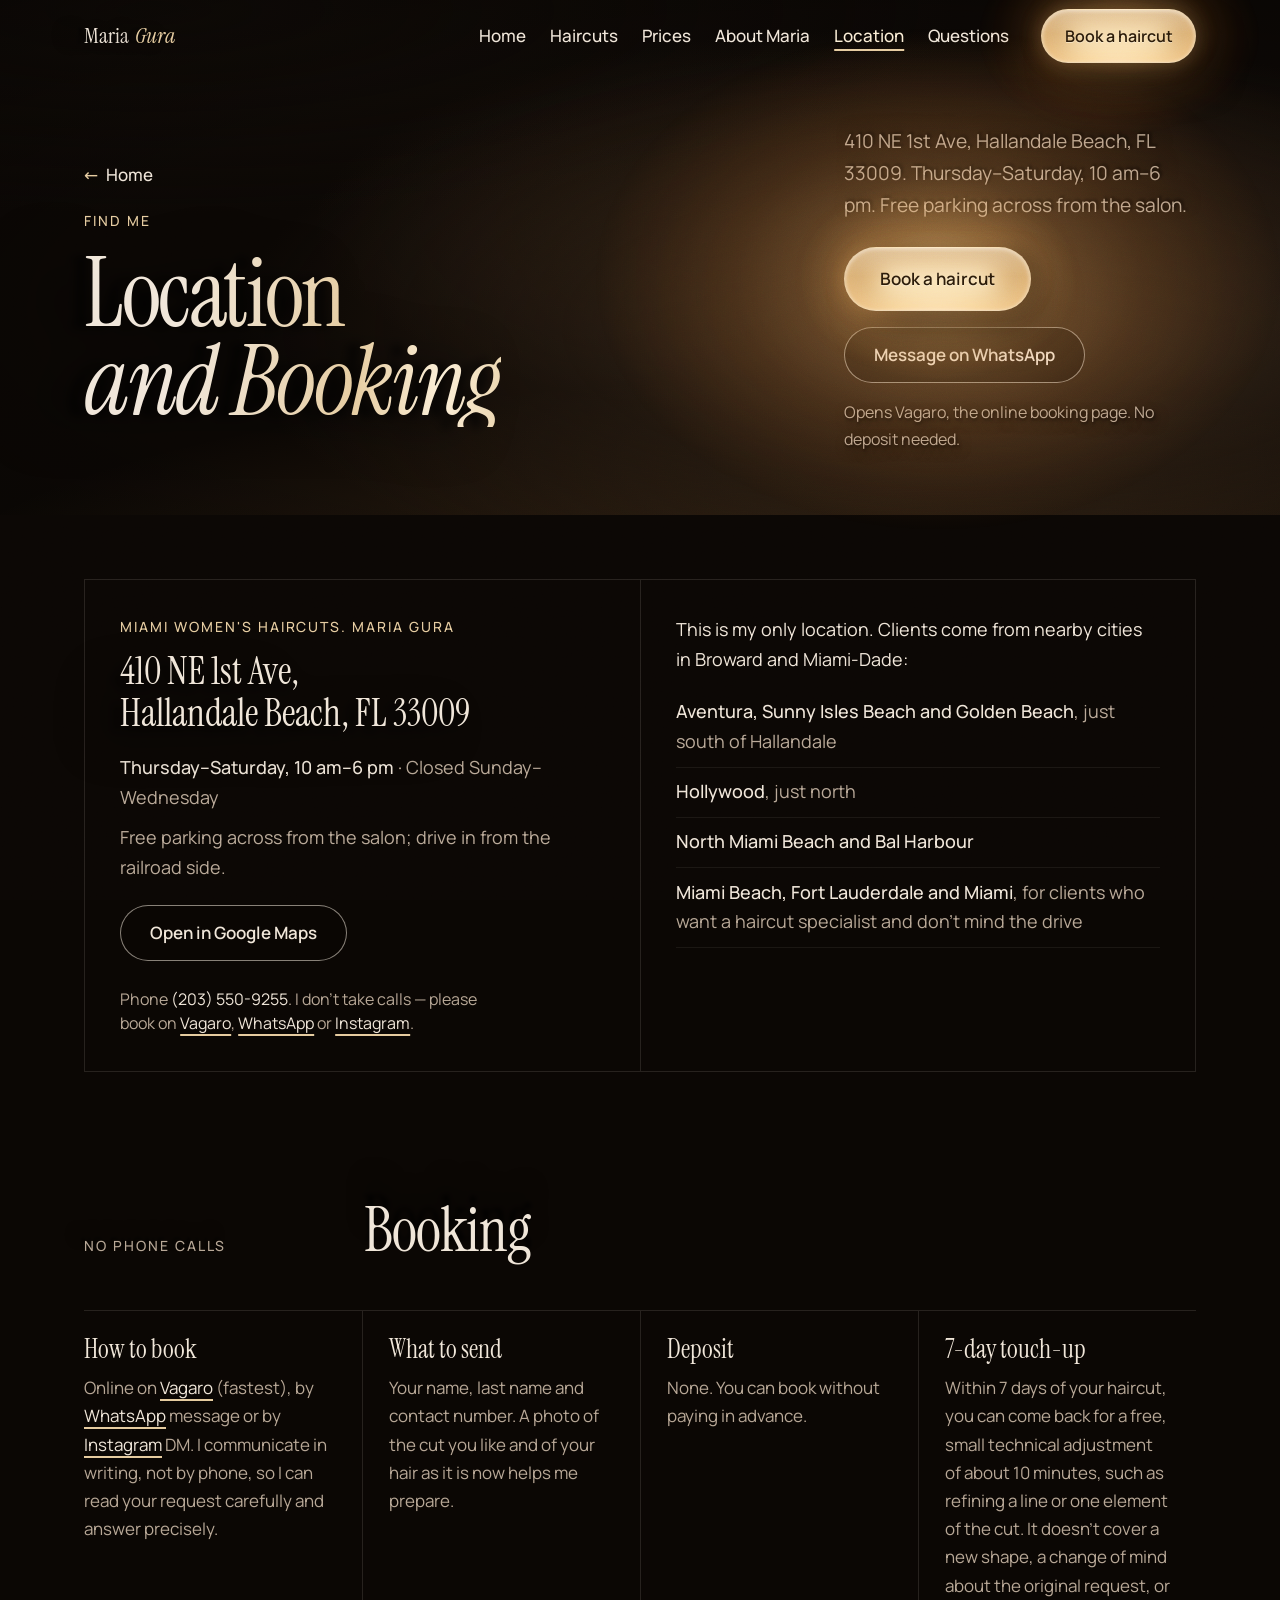
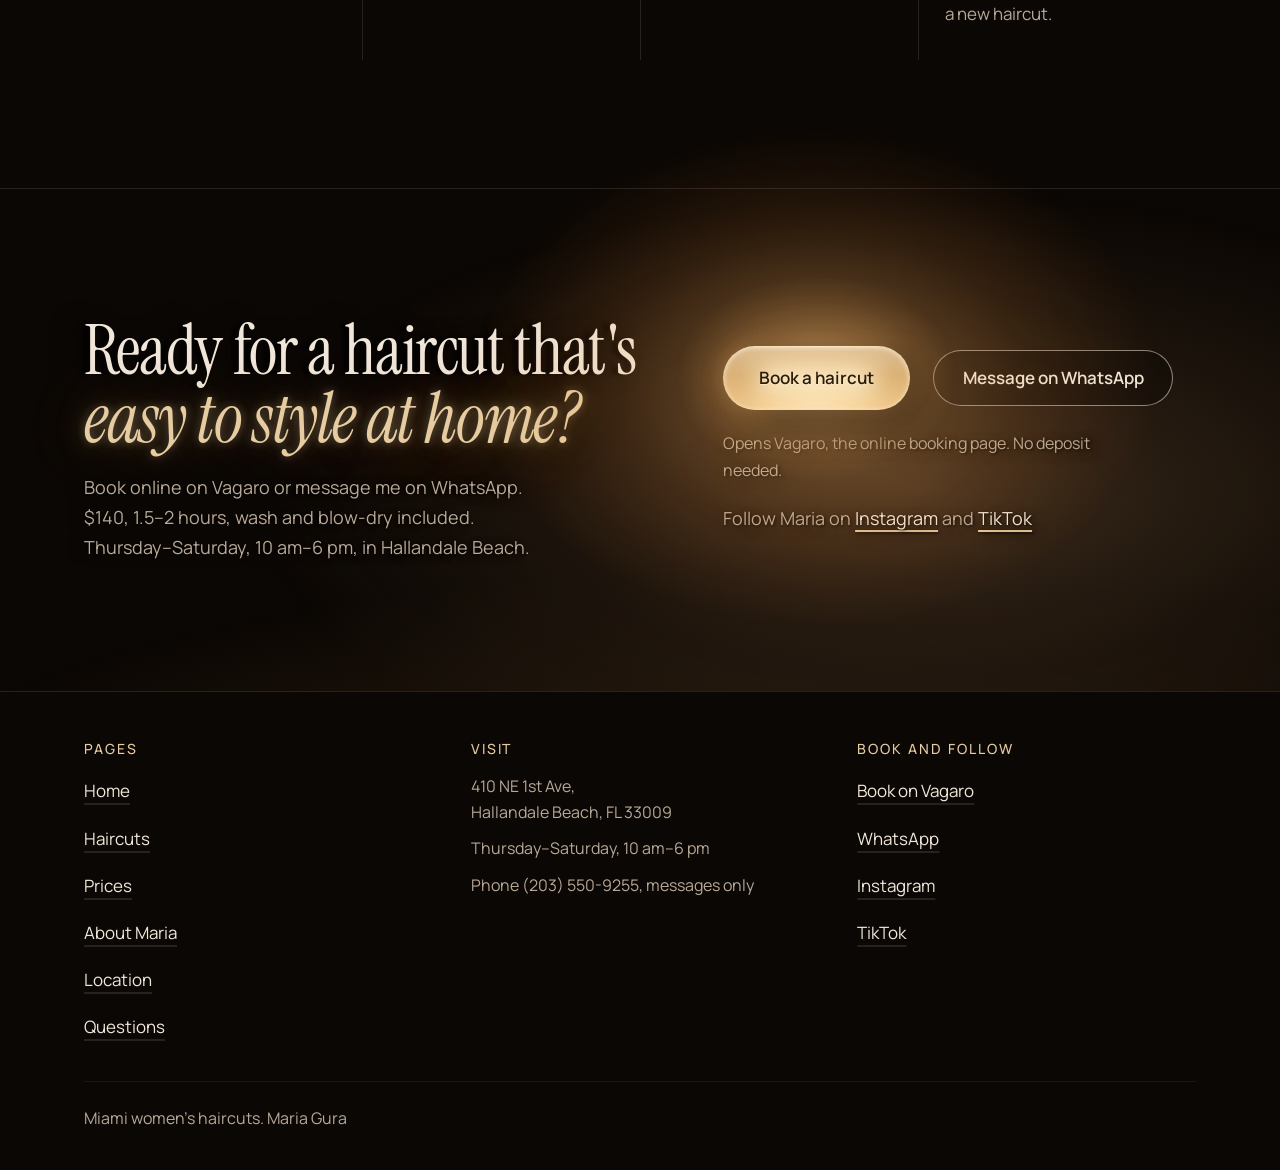
<file: contact/index.html>
<!DOCTYPE html>
<html lang="en">
<head>
<meta charset="utf-8">
<meta name="viewport" content="width=device-width, initial-scale=1">
<title>Location, Hours &amp; Booking | Maria Gura, Hallandale Beach FL</title>
<meta name="description" content="410 NE 1st Ave, Hallandale Beach, FL 33009. Thursday–Saturday, 10 am–6 pm. Book on Vagaro, WhatsApp or Instagram. No deposit required.">
<meta name="theme-color" content="#0B0704">
<link rel="icon" href="/favicon.ico" sizes="32x32">
<link rel="icon" href="/favicon.svg" type="image/svg+xml">
<link rel="apple-touch-icon" href="/apple-touch-icon.png">
<link rel="canonical" href="https://mariagura.com/contact/">
<meta property="og:type" content="website">
<meta property="og:url" content="https://mariagura.com/contact/">
<meta property="og:site_name" content="Miami women's haircuts. Maria Gura">
<meta property="og:title" content="Location &amp; Booking | Maria Gura">
<meta property="og:description" content="410 NE 1st Ave, Hallandale Beach, FL 33009. Thursday–Saturday, 10 am–6 pm. Book on Vagaro, WhatsApp or Instagram. No deposit required.">
<meta property="og:image" content="https://mariagura.com/images/maria-gura.jpg">
<meta property="og:image:width" content="640">
<meta property="og:image:height" content="640">
<meta property="og:image:alt" content="Maria Gura, women's haircut specialist in Hallandale Beach, FL">
<meta name="twitter:card" content="summary">
<link rel="preload" href="/assets/fonts/instrument-serif-latin-400-normal.woff2" as="font" type="font/woff2" crossorigin>
<link rel="preload" href="/assets/fonts/manrope-latin-300-normal.woff2" as="font" type="font/woff2" crossorigin>
<link rel="stylesheet" href="/css/style.css">
<script src="/js/analytics.js" defer></script>
<script src="/js/main.js" defer></script>
</head>
<body>

<div class="grain" aria-hidden="true"></div>

<a class="skip" href="#content">Skip to content</a>
<header class="top" id="top-bar">
  <div class="wrap">
    <a class="mark" href="/" aria-label="Maria Gura, home page">Maria <em>Gura</em></a>
    <nav class="links" aria-label="Main menu">
      <a href="/">Home</a>
      <a href="/haircuts/">Haircuts</a>
      <a href="/prices/">Prices</a>
      <a href="/about/">About Maria</a>
      <a href="/contact/" aria-current="page">Location</a>
      <a href="/faq/">Questions</a>
    </nav>
    <details class="menu">
      <summary><svg viewBox="0 0 24 24" width="22" height="22" aria-hidden="true" focusable="false" fill="none" stroke="currentColor" stroke-width="2" stroke-linecap="round"><path class="i-open" d="M4 7h16M4 12h16M4 17h16"/><path class="i-close" d="M6 6l12 12M18 6L6 18"/></svg><span>Menu</span></summary>
      <nav aria-label="Main menu">
        <a href="/">Home</a>
        <a href="/haircuts/">Haircuts</a>
        <a href="/prices/">Prices</a>
        <a href="/about/">About Maria</a>
        <a href="/contact/" aria-current="page">Location</a>
        <a href="/faq/">Questions</a>
      </nav>
    </details>
    <span class="lamp small"><a class="book" href="https://www.vagaro.com/Users/BusinessWidget.aspx?enc=MMLjhIwJMcwFQhXLL7ifVDbvYZsRbhAptQzbbm7GgDcwnjyCqwp7zsIEo/Ez3HB1ZsWcmwP61o4NrvgE0phO7OywcnB5UcsrumbVtzE0nMVJLJdPSKB/vt3mfkV/UhLJYPYe6byilDAQ1V3dABpL3WQs6q6Q+Q5jC7TtFvVKQ9042T9uSpSU/9s1L0h7MzUqxbCcYFdTby5lhnulZ4Y6B5/o4Pa1DmrM/BZS9leKmcGDRkD1kLUozFzNtafPtRz0O83yVJUekiHMa2pz99QHsF57OAmX54TL8Z05iAUDZJzmD2EBjYmCaRtBg/q2FefUj9Fap5cD81SyO0qzo1R7k9bGSxKA9IU05LXuTmj4A6P05jykJHCZaH15q4DV6e3Z2PwqIHd2iHIQOXltIdB0pRliA1bKwg4LgsX4xd7e/QncTavDeUfDSOuvLIptYjuMKnPwFPrjuIFpOlv5HZ9xQg==" target="_blank" rel="noopener"><span>Book a haircut</span></a></span>
  </div>
</header>

<main id="content">

<section class="stage page">
  <div class="center wrap">
    <div class="page-title">
      <a class="back" href="/"><span aria-hidden="true">←</span> Home</a>
      <p class="eyebrow">Find me</p>
      <h1 class="headline">
        <span>Location</span>
        <span><em>and Booking</em></span>
      </h1>
    </div>
    <p class="lede">410 NE 1st Ave, Hallandale Beach, FL 33009. Thursday–Saturday, 10 am–6 pm. Free parking across from the salon.</p>
    <div class="actions">
      <span class="lamp"><a class="book" href="https://www.vagaro.com/Users/BusinessWidget.aspx?enc=MMLjhIwJMcwFQhXLL7ifVDbvYZsRbhAptQzbbm7GgDcwnjyCqwp7zsIEo/Ez3HB1ZsWcmwP61o4NrvgE0phO7OywcnB5UcsrumbVtzE0nMVJLJdPSKB/vt3mfkV/UhLJYPYe6byilDAQ1V3dABpL3WQs6q6Q+Q5jC7TtFvVKQ9042T9uSpSU/9s1L0h7MzUqxbCcYFdTby5lhnulZ4Y6B5/o4Pa1DmrM/BZS9leKmcGDRkD1kLUozFzNtafPtRz0O83yVJUekiHMa2pz99QHsF57OAmX54TL8Z05iAUDZJzmD2EBjYmCaRtBg/q2FefUj9Fap5cD81SyO0qzo1R7k9bGSxKA9IU05LXuTmj4A6P05jykJHCZaH15q4DV6e3Z2PwqIHd2iHIQOXltIdB0pRliA1bKwg4LgsX4xd7e/QncTavDeUfDSOuvLIptYjuMKnPwFPrjuIFpOlv5HZ9xQg==" target="_blank" rel="noopener"><span>Book a haircut</span></a></span>
      <a class="btn-line" href="https://wa.me/message/JENNVTPJMPMOB1" target="_blank" rel="noopener">Message on WhatsApp</a>
    </div>
    <p class="hint">Opens Vagaro, the online booking page. No deposit needed.</p>
  </div>
</section>

<section class="s" id="location">
  <div class="wrap">
    <div class="loc">
      <div>
        <p class="eyebrow">Miami women's haircuts. Maria Gura</p>
        <p class="addr">410 NE 1st Ave,<br>Hallandale Beach, FL 33009</p>
        <p><b>Thursday–Saturday, 10 am–6 pm</b> <span class="soft">· Closed Sunday–Wednesday</span></p>
        <p class="soft parking">Free parking across from the salon; drive in from the railroad side.</p>
        <a class="btn-line" target="_blank" rel="noopener" href="https://www.google.com/maps/search/?api=1&amp;query=410+NE+1st+Ave+Hallandale+Beach+FL+33009">Open in Google Maps</a>
        <p class="loc-phone">Phone <span class="nowrap">(203) 550-9255</span>. I don't take calls — please book on <a target="_blank" rel="noopener" href="https://www.vagaro.com/Users/BusinessWidget.aspx?enc=MMLjhIwJMcwFQhXLL7ifVDbvYZsRbhAptQzbbm7GgDcwnjyCqwp7zsIEo/Ez3HB1ZsWcmwP61o4NrvgE0phO7OywcnB5UcsrumbVtzE0nMVJLJdPSKB/vt3mfkV/UhLJYPYe6byilDAQ1V3dABpL3WQs6q6Q+Q5jC7TtFvVKQ9042T9uSpSU/9s1L0h7MzUqxbCcYFdTby5lhnulZ4Y6B5/o4Pa1DmrM/BZS9leKmcGDRkD1kLUozFzNtafPtRz0O83yVJUekiHMa2pz99QHsF57OAmX54TL8Z05iAUDZJzmD2EBjYmCaRtBg/q2FefUj9Fap5cD81SyO0qzo1R7k9bGSxKA9IU05LXuTmj4A6P05jykJHCZaH15q4DV6e3Z2PwqIHd2iHIQOXltIdB0pRliA1bKwg4LgsX4xd7e/QncTavDeUfDSOuvLIptYjuMKnPwFPrjuIFpOlv5HZ9xQg==">Vagaro</a>, <a target="_blank" rel="noopener" href="https://wa.me/message/JENNVTPJMPMOB1">WhatsApp</a> or <a target="_blank" rel="noopener" href="https://www.instagram.com/womens.haircut.miami/">Instagram</a>.</p>
      </div>
      <div>
        <p class="loc-intro">This is my only location. Clients come from nearby cities in Broward and Miami-Dade:</p>
        <ul>
          <li><b>Aventura, Sunny Isles Beach and Golden Beach</b>, just south of Hallandale</li>
          <li><b>Hollywood</b>, just north</li>
          <li><b>North Miami Beach and Bal Harbour</b></li>
          <li><b>Miami Beach, Fort Lauderdale and Miami</b>, for clients who want a haircut specialist and don't mind the drive</li>
        </ul>
      </div>
    </div>
  </div>
</section>

<section class="s" id="booking">
  <div class="wrap">
    <div class="s-head">
      <p class="eyebrow">No phone calls</p>
      <h2>Booking</h2>
    </div>
    <div class="book-grid">
      <div><h3>How to book</h3><p>Online on <a href="https://www.vagaro.com/Users/BusinessWidget.aspx?enc=MMLjhIwJMcwFQhXLL7ifVDbvYZsRbhAptQzbbm7GgDcwnjyCqwp7zsIEo/Ez3HB1ZsWcmwP61o4NrvgE0phO7OywcnB5UcsrumbVtzE0nMVJLJdPSKB/vt3mfkV/UhLJYPYe6byilDAQ1V3dABpL3WQs6q6Q+Q5jC7TtFvVKQ9042T9uSpSU/9s1L0h7MzUqxbCcYFdTby5lhnulZ4Y6B5/o4Pa1DmrM/BZS9leKmcGDRkD1kLUozFzNtafPtRz0O83yVJUekiHMa2pz99QHsF57OAmX54TL8Z05iAUDZJzmD2EBjYmCaRtBg/q2FefUj9Fap5cD81SyO0qzo1R7k9bGSxKA9IU05LXuTmj4A6P05jykJHCZaH15q4DV6e3Z2PwqIHd2iHIQOXltIdB0pRliA1bKwg4LgsX4xd7e/QncTavDeUfDSOuvLIptYjuMKnPwFPrjuIFpOlv5HZ9xQg==" target="_blank" rel="noopener">Vagaro</a> (fastest), by <a href="https://wa.me/message/JENNVTPJMPMOB1" target="_blank" rel="noopener">WhatsApp</a> message or by <a href="https://www.instagram.com/womens.haircut.miami/" target="_blank" rel="noopener">Instagram</a> DM. I communicate in writing, not by phone, so I can read your request carefully and answer precisely.</p></div>
      <div><h3>What to send</h3><p>Your name, last name and contact number. A photo of the cut you like and of your hair as it is now helps me prepare.</p></div>
      <div><h3>Deposit</h3><p>None. You can book without paying in advance.</p></div>
      <div><h3>7-day touch-up</h3><p>Within 7 days of your haircut, you can come back for a free, small technical adjustment of about 10 minutes, such as refining a line or one element of the cut. It doesn't cover a new shape, a change of mind about the original request, or a new haircut.</p></div>
    </div>
  </div>
</section>

<section class="cta">
  <div class="wrap cta-grid">
    <div>
      <h2>Ready for a haircut that's <em>easy to style at home?</em></h2>
      <p>Book online on Vagaro or message me on WhatsApp. $140, 1.5–2 hours, wash and blow-dry included. Thursday–Saturday, 10 am–6 pm, in Hallandale Beach.</p>
    </div>
    <div>
      <div class="actions">
        <span class="lamp"><a class="book" href="https://www.vagaro.com/Users/BusinessWidget.aspx?enc=MMLjhIwJMcwFQhXLL7ifVDbvYZsRbhAptQzbbm7GgDcwnjyCqwp7zsIEo/Ez3HB1ZsWcmwP61o4NrvgE0phO7OywcnB5UcsrumbVtzE0nMVJLJdPSKB/vt3mfkV/UhLJYPYe6byilDAQ1V3dABpL3WQs6q6Q+Q5jC7TtFvVKQ9042T9uSpSU/9s1L0h7MzUqxbCcYFdTby5lhnulZ4Y6B5/o4Pa1DmrM/BZS9leKmcGDRkD1kLUozFzNtafPtRz0O83yVJUekiHMa2pz99QHsF57OAmX54TL8Z05iAUDZJzmD2EBjYmCaRtBg/q2FefUj9Fap5cD81SyO0qzo1R7k9bGSxKA9IU05LXuTmj4A6P05jykJHCZaH15q4DV6e3Z2PwqIHd2iHIQOXltIdB0pRliA1bKwg4LgsX4xd7e/QncTavDeUfDSOuvLIptYjuMKnPwFPrjuIFpOlv5HZ9xQg==" target="_blank" rel="noopener"><span>Book a haircut</span></a></span>
        <a class="btn-line" href="https://wa.me/message/JENNVTPJMPMOB1" target="_blank" rel="noopener">Message on WhatsApp</a>
      </div>
      <p class="hint">Opens Vagaro, the online booking page. No deposit needed.</p>
      <p class="cta-follow">Follow Maria on <a href="https://www.instagram.com/womens.haircut.miami/" target="_blank" rel="noopener">Instagram</a> and <a href="https://www.tiktok.com/@guramariahaircut" target="_blank" rel="noopener">TikTok</a></p>
    </div>
  </div>
</section>

</main>

<footer>
  <div class="wrap foot-grid">
    <nav class="foot-col" aria-label="Pages">
      <p class="foot-title">Pages</p>
      <a href="/">Home</a>
      <a href="/haircuts/">Haircuts</a>
      <a href="/prices/">Prices</a>
      <a href="/about/">About Maria</a>
      <a href="/contact/">Location</a>
      <a href="/faq/">Questions</a>
    </nav>
    <div class="foot-col">
      <p class="foot-title">Visit</p>
      <p>410 NE 1st Ave,<br>Hallandale Beach, FL 33009</p>
      <p>Thursday–Saturday, 10 am–6 pm</p>
      <p>Phone (203) 550-9255, messages only</p>
    </div>
    <nav class="foot-col" aria-label="Book and follow">
      <p class="foot-title">Book and follow</p>
      <a href="https://www.vagaro.com/Users/BusinessWidget.aspx?enc=MMLjhIwJMcwFQhXLL7ifVDbvYZsRbhAptQzbbm7GgDcwnjyCqwp7zsIEo/Ez3HB1ZsWcmwP61o4NrvgE0phO7OywcnB5UcsrumbVtzE0nMVJLJdPSKB/vt3mfkV/UhLJYPYe6byilDAQ1V3dABpL3WQs6q6Q+Q5jC7TtFvVKQ9042T9uSpSU/9s1L0h7MzUqxbCcYFdTby5lhnulZ4Y6B5/o4Pa1DmrM/BZS9leKmcGDRkD1kLUozFzNtafPtRz0O83yVJUekiHMa2pz99QHsF57OAmX54TL8Z05iAUDZJzmD2EBjYmCaRtBg/q2FefUj9Fap5cD81SyO0qzo1R7k9bGSxKA9IU05LXuTmj4A6P05jykJHCZaH15q4DV6e3Z2PwqIHd2iHIQOXltIdB0pRliA1bKwg4LgsX4xd7e/QncTavDeUfDSOuvLIptYjuMKnPwFPrjuIFpOlv5HZ9xQg==" target="_blank" rel="noopener">Book on Vagaro</a>
      <a href="https://wa.me/message/JENNVTPJMPMOB1" target="_blank" rel="noopener">WhatsApp</a>
      <a href="https://www.instagram.com/womens.haircut.miami/" target="_blank" rel="noopener">Instagram</a>
      <a href="https://www.tiktok.com/@guramariahaircut" target="_blank" rel="noopener">TikTok</a>
    </nav>
    <p class="foot-name">Miami women's haircuts. Maria Gura</p>
  </div>
</footer>

<nav class="mbar" aria-label="Book">
  <span class="lamp"><a class="book" href="https://www.vagaro.com/Users/BusinessWidget.aspx?enc=MMLjhIwJMcwFQhXLL7ifVDbvYZsRbhAptQzbbm7GgDcwnjyCqwp7zsIEo/Ez3HB1ZsWcmwP61o4NrvgE0phO7OywcnB5UcsrumbVtzE0nMVJLJdPSKB/vt3mfkV/UhLJYPYe6byilDAQ1V3dABpL3WQs6q6Q+Q5jC7TtFvVKQ9042T9uSpSU/9s1L0h7MzUqxbCcYFdTby5lhnulZ4Y6B5/o4Pa1DmrM/BZS9leKmcGDRkD1kLUozFzNtafPtRz0O83yVJUekiHMa2pz99QHsF57OAmX54TL8Z05iAUDZJzmD2EBjYmCaRtBg/q2FefUj9Fap5cD81SyO0qzo1R7k9bGSxKA9IU05LXuTmj4A6P05jykJHCZaH15q4DV6e3Z2PwqIHd2iHIQOXltIdB0pRliA1bKwg4LgsX4xd7e/QncTavDeUfDSOuvLIptYjuMKnPwFPrjuIFpOlv5HZ9xQg==" target="_blank" rel="noopener"><span>Book a haircut</span></a></span>
  <a class="btn-line" href="https://wa.me/message/JENNVTPJMPMOB1" target="_blank" rel="noopener">WhatsApp</a>
</nav>

</body>
</html>
</file>
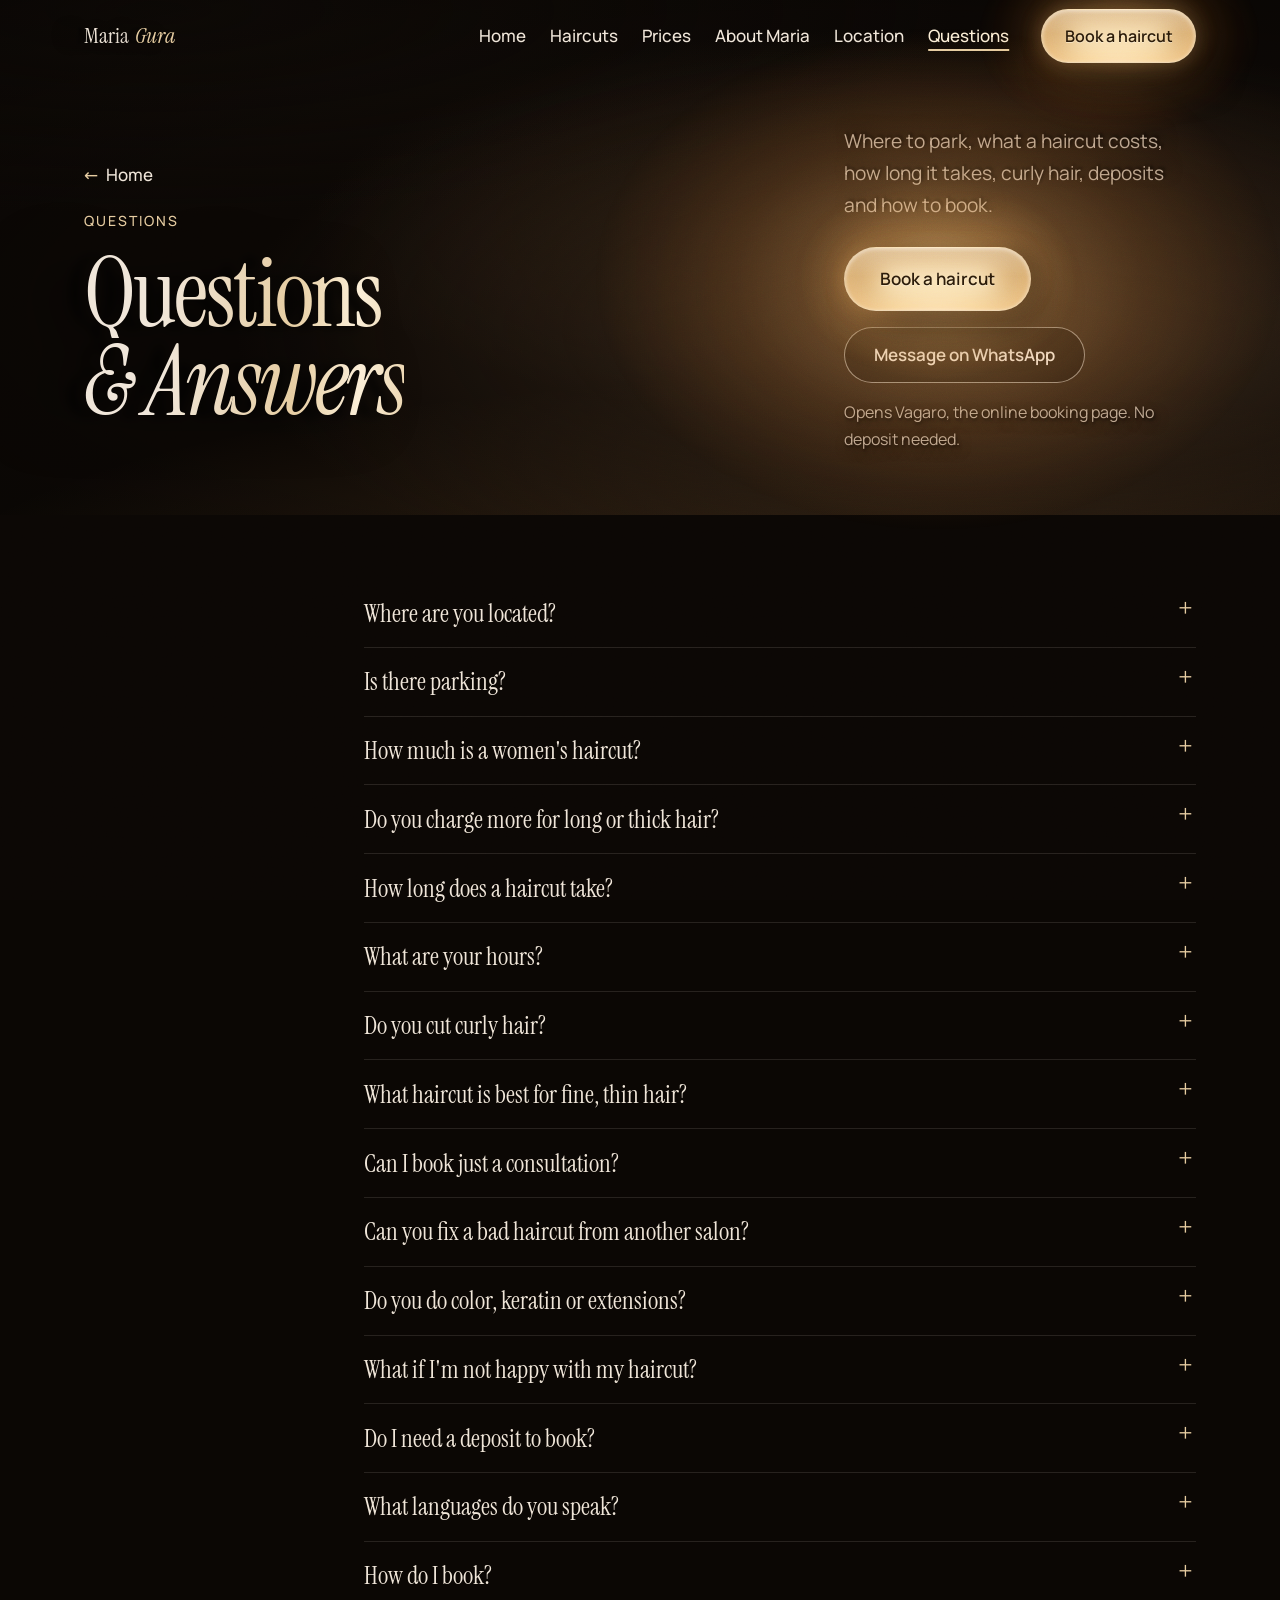
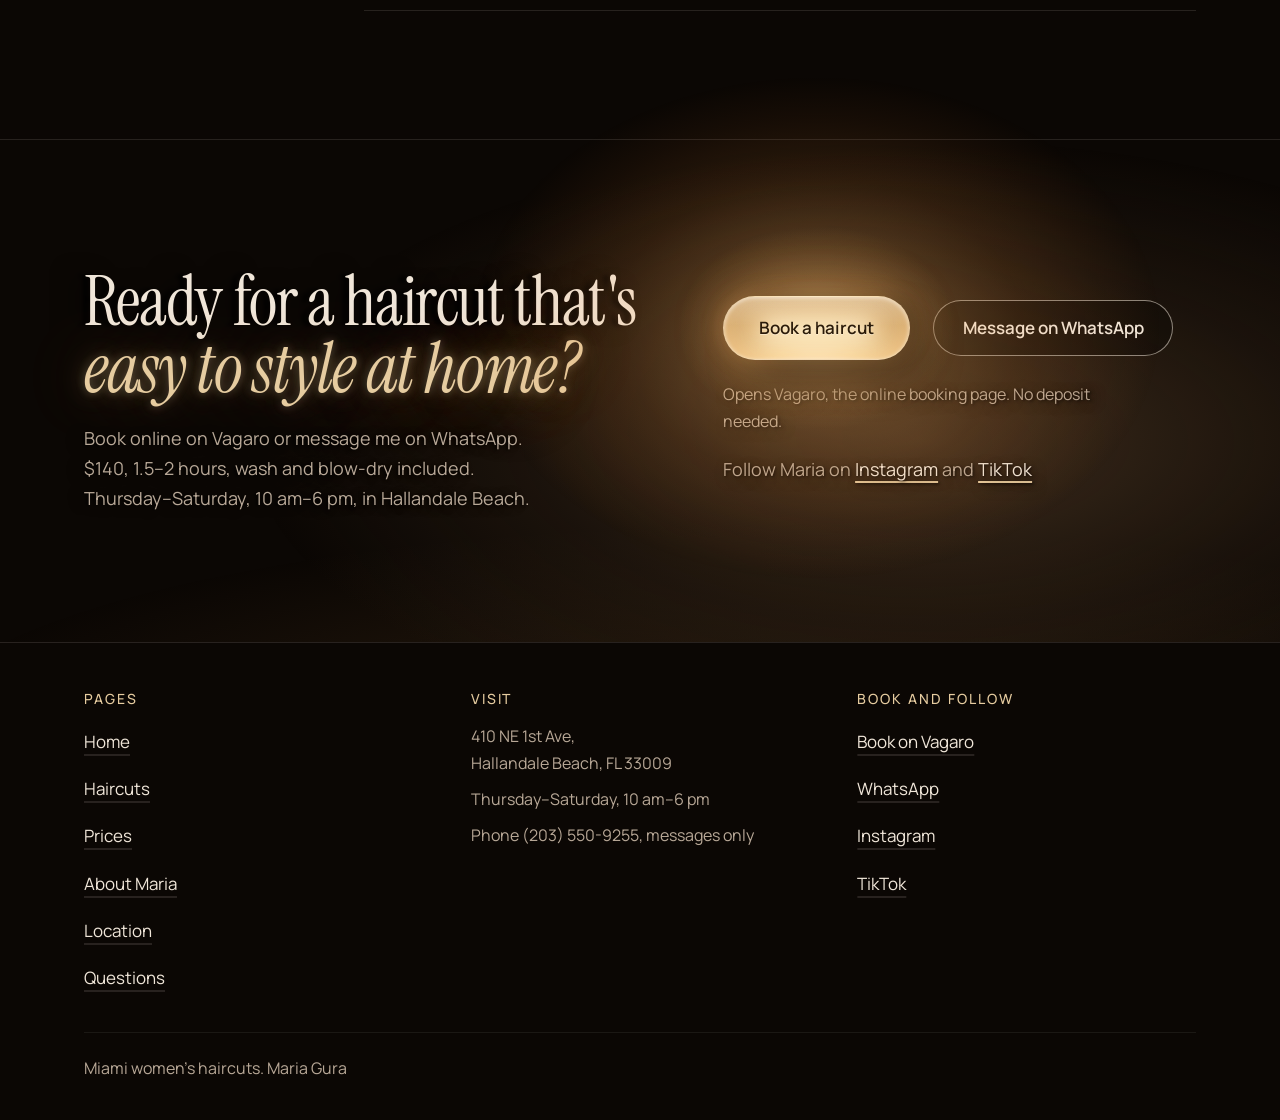
<file: faq/index.html>
<!DOCTYPE html>
<html lang="en">
<head>
<meta charset="utf-8">
<meta name="viewport" content="width=device-width, initial-scale=1">
<title>FAQ: Prices, Parking, Curly Hair, Booking | Maria Gura, Hallandale Beach FL</title>
<meta name="description" content="Answers about Maria Gura's women's haircuts in Hallandale Beach: location and parking, the $140 price, timing, curly and fine hair, corrections, deposits and booking.">
<meta name="theme-color" content="#0B0704">
<link rel="icon" href="/favicon.ico" sizes="32x32">
<link rel="icon" href="/favicon.svg" type="image/svg+xml">
<link rel="apple-touch-icon" href="/apple-touch-icon.png">
<link rel="canonical" href="https://mariagura.com/faq/">
<meta property="og:type" content="website">
<meta property="og:url" content="https://mariagura.com/faq/">
<meta property="og:site_name" content="Miami women's haircuts. Maria Gura">
<meta property="og:title" content="FAQ | Maria Gura">
<meta property="og:description" content="Answers about Maria Gura's women's haircuts in Hallandale Beach: location and parking, the $140 price, timing, curly and fine hair, corrections, deposits and booking.">
<meta property="og:image" content="https://mariagura.com/images/maria-gura.jpg">
<meta property="og:image:width" content="640">
<meta property="og:image:height" content="640">
<meta property="og:image:alt" content="Maria Gura, women's haircut specialist in Hallandale Beach, FL">
<meta name="twitter:card" content="summary">
<script type="application/ld+json">
{
 "@context": "https://schema.org",
 "@type": "FAQPage",
 "mainEntity": [
  {
   "@type": "Question",
   "name": "Where are you located?",
   "acceptedAnswer": {
    "@type": "Answer",
    "text": "410 NE 1st Ave, Hallandale Beach, FL 33009, a short drive from Aventura, Sunny Isles Beach and Hollywood."
   }
  },
  {
   "@type": "Question",
   "name": "Is there parking?",
   "acceptedAnswer": {
    "@type": "Answer",
    "text": "Yes, free parking across from the salon. Drive in from the railroad side."
   }
  },
  {
   "@type": "Question",
   "name": "How much is a women's haircut?",
   "acceptedAnswer": {
    "@type": "Answer",
    "text": "$140, whatever your hair length or the shape you choose. The price includes the consultation, wash, blow-dry and home-styling tips."
   }
  },
  {
   "@type": "Question",
   "name": "Do you charge more for long or thick hair?",
   "acceptedAnswer": {
    "@type": "Answer",
    "text": "No. Short, shoulder-length, medium and long hair all cost the same, and complex shapes have no extra fee."
   }
  },
  {
   "@type": "Question",
   "name": "How long does a haircut take?",
   "acceptedAnswer": {
    "@type": "Answer",
    "text": "1.5–2 hours, including consultation, dry-hair diagnosis, the cut, wash and blow-dry."
   }
  },
  {
   "@type": "Question",
   "name": "What are your hours?",
   "acceptedAnswer": {
    "@type": "Answer",
    "text": "Thursday to Saturday, 10 am to 6 pm. Closed Sunday through Wednesday."
   }
  },
  {
   "@type": "Question",
   "name": "Do you cut curly hair?",
   "acceptedAnswer": {
    "@type": "Answer",
    "text": "Yes, it's one of my main specialties. I cut with curl shrinkage and your curl pattern in mind and build the shape for how your hair looks dry, not blown straight."
   }
  },
  {
   "@type": "Question",
   "name": "What haircut is best for fine, thin hair?",
   "acceptedAnswer": {
    "@type": "Answer",
    "text": "Usually a shape with a dense outline, like a blunt bob or a bob with minimal graduation, with layers only where they help. Over-thinning makes fine hair look thinner."
   }
  },
  {
   "@type": "Question",
   "name": "Can I book just a consultation?",
   "acceptedAnswer": {
    "@type": "Answer",
    "text": "Yes. It's $35 for 20 minutes, and the $35 is credited toward your haircut if you book one."
   }
  },
  {
   "@type": "Question",
   "name": "Can you fix a bad haircut from another salon?",
   "acceptedAnswer": {
    "@type": "Answer",
    "text": "Often, yes. Balance, the outline and harsh transitions can usually be corrected in one visit. If too much length or density was removed, I'll give you a step-by-step plan while it grows back."
   }
  },
  {
   "@type": "Question",
   "name": "Do you do color, keratin or extensions?",
   "acceptedAnswer": {
    "@type": "Answer",
    "text": "No, I only do haircuts. If you need color, I can help you book with a colorist."
   }
  },
  {
   "@type": "Question",
   "name": "What if I'm not happy with my haircut?",
   "acceptedAnswer": {
    "@type": "Answer",
    "text": "Within 7 days you can come back for a free small technical adjustment (about 10 minutes). It doesn't include changing the shape or a new haircut."
   }
  },
  {
   "@type": "Question",
   "name": "Do I need a deposit to book?",
   "acceptedAnswer": {
    "@type": "Answer",
    "text": "No deposit is required."
   }
  },
  {
   "@type": "Question",
   "name": "What languages do you speak?",
   "acceptedAnswer": {
    "@type": "Answer",
    "text": "English, Ukrainian and Russian. For other languages I use translation tools."
   }
  },
  {
   "@type": "Question",
   "name": "How do I book?",
   "acceptedAnswer": {
    "@type": "Answer",
    "text": "Online on Vagaro, by WhatsApp message or by Instagram DM. I don't take phone calls; written messages let me answer precisely."
   }
  }
 ]
}
</script>
<link rel="preload" href="/assets/fonts/instrument-serif-latin-400-normal.woff2" as="font" type="font/woff2" crossorigin>
<link rel="preload" href="/assets/fonts/manrope-latin-300-normal.woff2" as="font" type="font/woff2" crossorigin>
<link rel="stylesheet" href="/css/style.css">
<script src="/js/analytics.js" defer></script>
<script src="/js/main.js" defer></script>
</head>
<body>

<div class="grain" aria-hidden="true"></div>

<a class="skip" href="#content">Skip to content</a>
<header class="top" id="top-bar">
  <div class="wrap">
    <a class="mark" href="/" aria-label="Maria Gura, home page">Maria <em>Gura</em></a>
    <nav class="links" aria-label="Main menu">
      <a href="/">Home</a>
      <a href="/haircuts/">Haircuts</a>
      <a href="/prices/">Prices</a>
      <a href="/about/">About Maria</a>
      <a href="/contact/">Location</a>
      <a href="/faq/" aria-current="page">Questions</a>
    </nav>
    <details class="menu">
      <summary><svg viewBox="0 0 24 24" width="22" height="22" aria-hidden="true" focusable="false" fill="none" stroke="currentColor" stroke-width="2" stroke-linecap="round"><path class="i-open" d="M4 7h16M4 12h16M4 17h16"/><path class="i-close" d="M6 6l12 12M18 6L6 18"/></svg><span>Menu</span></summary>
      <nav aria-label="Main menu">
        <a href="/">Home</a>
        <a href="/haircuts/">Haircuts</a>
        <a href="/prices/">Prices</a>
        <a href="/about/">About Maria</a>
        <a href="/contact/">Location</a>
        <a href="/faq/" aria-current="page">Questions</a>
      </nav>
    </details>
    <span class="lamp small"><a class="book" href="https://www.vagaro.com/Users/BusinessWidget.aspx?enc=MMLjhIwJMcwFQhXLL7ifVDbvYZsRbhAptQzbbm7GgDcwnjyCqwp7zsIEo/Ez3HB1ZsWcmwP61o4NrvgE0phO7OywcnB5UcsrumbVtzE0nMVJLJdPSKB/vt3mfkV/UhLJYPYe6byilDAQ1V3dABpL3WQs6q6Q+Q5jC7TtFvVKQ9042T9uSpSU/9s1L0h7MzUqxbCcYFdTby5lhnulZ4Y6B5/o4Pa1DmrM/BZS9leKmcGDRkD1kLUozFzNtafPtRz0O83yVJUekiHMa2pz99QHsF57OAmX54TL8Z05iAUDZJzmD2EBjYmCaRtBg/q2FefUj9Fap5cD81SyO0qzo1R7k9bGSxKA9IU05LXuTmj4A6P05jykJHCZaH15q4DV6e3Z2PwqIHd2iHIQOXltIdB0pRliA1bKwg4LgsX4xd7e/QncTavDeUfDSOuvLIptYjuMKnPwFPrjuIFpOlv5HZ9xQg==" target="_blank" rel="noopener"><span>Book a haircut</span></a></span>
  </div>
</header>

<main id="content">

<section class="stage page">
  <div class="center wrap">
    <div class="page-title">
      <a class="back" href="/"><span aria-hidden="true">←</span> Home</a>
      <p class="eyebrow">Questions</p>
      <h1 class="headline">
        <span>Questions</span>
        <span><em>&amp; Answers</em></span>
      </h1>
    </div>
    <p class="lede">Where to park, what a haircut costs, how long it takes, curly hair, deposits and how to book.</p>
    <div class="actions">
      <span class="lamp"><a class="book" href="https://www.vagaro.com/Users/BusinessWidget.aspx?enc=MMLjhIwJMcwFQhXLL7ifVDbvYZsRbhAptQzbbm7GgDcwnjyCqwp7zsIEo/Ez3HB1ZsWcmwP61o4NrvgE0phO7OywcnB5UcsrumbVtzE0nMVJLJdPSKB/vt3mfkV/UhLJYPYe6byilDAQ1V3dABpL3WQs6q6Q+Q5jC7TtFvVKQ9042T9uSpSU/9s1L0h7MzUqxbCcYFdTby5lhnulZ4Y6B5/o4Pa1DmrM/BZS9leKmcGDRkD1kLUozFzNtafPtRz0O83yVJUekiHMa2pz99QHsF57OAmX54TL8Z05iAUDZJzmD2EBjYmCaRtBg/q2FefUj9Fap5cD81SyO0qzo1R7k9bGSxKA9IU05LXuTmj4A6P05jykJHCZaH15q4DV6e3Z2PwqIHd2iHIQOXltIdB0pRliA1bKwg4LgsX4xd7e/QncTavDeUfDSOuvLIptYjuMKnPwFPrjuIFpOlv5HZ9xQg==" target="_blank" rel="noopener"><span>Book a haircut</span></a></span>
      <a class="btn-line" href="https://wa.me/message/JENNVTPJMPMOB1" target="_blank" rel="noopener">Message on WhatsApp</a>
    </div>
    <p class="hint">Opens Vagaro, the online booking page. No deposit needed.</p>
  </div>
</section>

<section class="s faq" id="faq">
  <div class="wrap">
    <div class="two">
      <div></div>
      <div id="faq-list">
        <details><summary>Where are you located?</summary><p>410 NE 1st Ave, Hallandale Beach, FL 33009, a short drive from Aventura, Sunny Isles Beach and Hollywood.</p></details>
        <details><summary>Is there parking?</summary><p>Yes, free parking across from the salon. Drive in from the railroad side.</p></details>
        <details><summary>How much is a women's haircut?</summary><p>$140, whatever your hair length or the shape you choose. The price includes the consultation, wash, blow-dry and home-styling tips.</p></details>
        <details><summary>Do you charge more for long or thick hair?</summary><p>No. Short, shoulder-length, medium and long hair all cost the same, and complex shapes have no extra fee.</p></details>
        <details><summary>How long does a haircut take?</summary><p>1.5–2 hours, including consultation, dry-hair diagnosis, the cut, wash and blow-dry.</p></details>
        <details><summary>What are your hours?</summary><p>Thursday to Saturday, 10 am to 6 pm. Closed Sunday through Wednesday.</p></details>
        <details><summary>Do you cut curly hair?</summary><p>Yes, it's one of my main specialties. I cut with curl shrinkage and your curl pattern in mind and build the shape for how your hair looks dry, not blown straight.</p></details>
        <details><summary>What haircut is best for fine, thin hair?</summary><p>Usually a shape with a dense outline, like a blunt bob or a bob with minimal graduation, with layers only where they help. Over-thinning makes fine hair look thinner.</p></details>
        <details><summary>Can I book just a consultation?</summary><p>Yes. It's $35 for 20 minutes, and the $35 is credited toward your haircut if you book one.</p></details>
        <details><summary>Can you fix a bad haircut from another salon?</summary><p>Often, yes. Balance, the outline and harsh transitions can usually be corrected in one visit. If too much length or density was removed, I'll give you a step-by-step plan while it grows back.</p></details>
        <details><summary>Do you do color, keratin or extensions?</summary><p>No, I only do haircuts. If you need color, I can help you book with a colorist.</p></details>
        <details><summary>What if I'm not happy with my haircut?</summary><p>Within 7 days you can come back for a free small technical adjustment (about 10 minutes). It doesn't include changing the shape or a new haircut.</p></details>
        <details><summary>Do I need a deposit to book?</summary><p>No deposit is required.</p></details>
        <details><summary>What languages do you speak?</summary><p>English, Ukrainian and Russian. For other languages I use translation tools.</p></details>
        <details><summary>How do I book?</summary><p>Online on Vagaro, by WhatsApp message or by Instagram DM. I don't take phone calls; written messages let me answer precisely.</p></details>
      </div>
    </div>
  </div>
</section>

<section class="cta">
  <div class="wrap cta-grid">
    <div>
      <h2>Ready for a haircut that's <em>easy to style at home?</em></h2>
      <p>Book online on Vagaro or message me on WhatsApp. $140, 1.5–2 hours, wash and blow-dry included. Thursday–Saturday, 10 am–6 pm, in Hallandale Beach.</p>
    </div>
    <div>
      <div class="actions">
        <span class="lamp"><a class="book" href="https://www.vagaro.com/Users/BusinessWidget.aspx?enc=MMLjhIwJMcwFQhXLL7ifVDbvYZsRbhAptQzbbm7GgDcwnjyCqwp7zsIEo/Ez3HB1ZsWcmwP61o4NrvgE0phO7OywcnB5UcsrumbVtzE0nMVJLJdPSKB/vt3mfkV/UhLJYPYe6byilDAQ1V3dABpL3WQs6q6Q+Q5jC7TtFvVKQ9042T9uSpSU/9s1L0h7MzUqxbCcYFdTby5lhnulZ4Y6B5/o4Pa1DmrM/BZS9leKmcGDRkD1kLUozFzNtafPtRz0O83yVJUekiHMa2pz99QHsF57OAmX54TL8Z05iAUDZJzmD2EBjYmCaRtBg/q2FefUj9Fap5cD81SyO0qzo1R7k9bGSxKA9IU05LXuTmj4A6P05jykJHCZaH15q4DV6e3Z2PwqIHd2iHIQOXltIdB0pRliA1bKwg4LgsX4xd7e/QncTavDeUfDSOuvLIptYjuMKnPwFPrjuIFpOlv5HZ9xQg==" target="_blank" rel="noopener"><span>Book a haircut</span></a></span>
        <a class="btn-line" href="https://wa.me/message/JENNVTPJMPMOB1" target="_blank" rel="noopener">Message on WhatsApp</a>
      </div>
      <p class="hint">Opens Vagaro, the online booking page. No deposit needed.</p>
      <p class="cta-follow">Follow Maria on <a href="https://www.instagram.com/womens.haircut.miami/" target="_blank" rel="noopener">Instagram</a> and <a href="https://www.tiktok.com/@guramariahaircut" target="_blank" rel="noopener">TikTok</a></p>
    </div>
  </div>
</section>

</main>

<footer>
  <div class="wrap foot-grid">
    <nav class="foot-col" aria-label="Pages">
      <p class="foot-title">Pages</p>
      <a href="/">Home</a>
      <a href="/haircuts/">Haircuts</a>
      <a href="/prices/">Prices</a>
      <a href="/about/">About Maria</a>
      <a href="/contact/">Location</a>
      <a href="/faq/">Questions</a>
    </nav>
    <div class="foot-col">
      <p class="foot-title">Visit</p>
      <p>410 NE 1st Ave,<br>Hallandale Beach, FL 33009</p>
      <p>Thursday–Saturday, 10 am–6 pm</p>
      <p>Phone (203) 550-9255, messages only</p>
    </div>
    <nav class="foot-col" aria-label="Book and follow">
      <p class="foot-title">Book and follow</p>
      <a href="https://www.vagaro.com/Users/BusinessWidget.aspx?enc=MMLjhIwJMcwFQhXLL7ifVDbvYZsRbhAptQzbbm7GgDcwnjyCqwp7zsIEo/Ez3HB1ZsWcmwP61o4NrvgE0phO7OywcnB5UcsrumbVtzE0nMVJLJdPSKB/vt3mfkV/UhLJYPYe6byilDAQ1V3dABpL3WQs6q6Q+Q5jC7TtFvVKQ9042T9uSpSU/9s1L0h7MzUqxbCcYFdTby5lhnulZ4Y6B5/o4Pa1DmrM/BZS9leKmcGDRkD1kLUozFzNtafPtRz0O83yVJUekiHMa2pz99QHsF57OAmX54TL8Z05iAUDZJzmD2EBjYmCaRtBg/q2FefUj9Fap5cD81SyO0qzo1R7k9bGSxKA9IU05LXuTmj4A6P05jykJHCZaH15q4DV6e3Z2PwqIHd2iHIQOXltIdB0pRliA1bKwg4LgsX4xd7e/QncTavDeUfDSOuvLIptYjuMKnPwFPrjuIFpOlv5HZ9xQg==" target="_blank" rel="noopener">Book on Vagaro</a>
      <a href="https://wa.me/message/JENNVTPJMPMOB1" target="_blank" rel="noopener">WhatsApp</a>
      <a href="https://www.instagram.com/womens.haircut.miami/" target="_blank" rel="noopener">Instagram</a>
      <a href="https://www.tiktok.com/@guramariahaircut" target="_blank" rel="noopener">TikTok</a>
    </nav>
    <p class="foot-name">Miami women's haircuts. Maria Gura</p>
  </div>
</footer>

<nav class="mbar" aria-label="Book">
  <span class="lamp"><a class="book" href="https://www.vagaro.com/Users/BusinessWidget.aspx?enc=MMLjhIwJMcwFQhXLL7ifVDbvYZsRbhAptQzbbm7GgDcwnjyCqwp7zsIEo/Ez3HB1ZsWcmwP61o4NrvgE0phO7OywcnB5UcsrumbVtzE0nMVJLJdPSKB/vt3mfkV/UhLJYPYe6byilDAQ1V3dABpL3WQs6q6Q+Q5jC7TtFvVKQ9042T9uSpSU/9s1L0h7MzUqxbCcYFdTby5lhnulZ4Y6B5/o4Pa1DmrM/BZS9leKmcGDRkD1kLUozFzNtafPtRz0O83yVJUekiHMa2pz99QHsF57OAmX54TL8Z05iAUDZJzmD2EBjYmCaRtBg/q2FefUj9Fap5cD81SyO0qzo1R7k9bGSxKA9IU05LXuTmj4A6P05jykJHCZaH15q4DV6e3Z2PwqIHd2iHIQOXltIdB0pRliA1bKwg4LgsX4xd7e/QncTavDeUfDSOuvLIptYjuMKnPwFPrjuIFpOlv5HZ9xQg==" target="_blank" rel="noopener"><span>Book a haircut</span></a></span>
  <a class="btn-line" href="https://wa.me/message/JENNVTPJMPMOB1" target="_blank" rel="noopener">WhatsApp</a>
</nav>

</body>
</html>
</file>
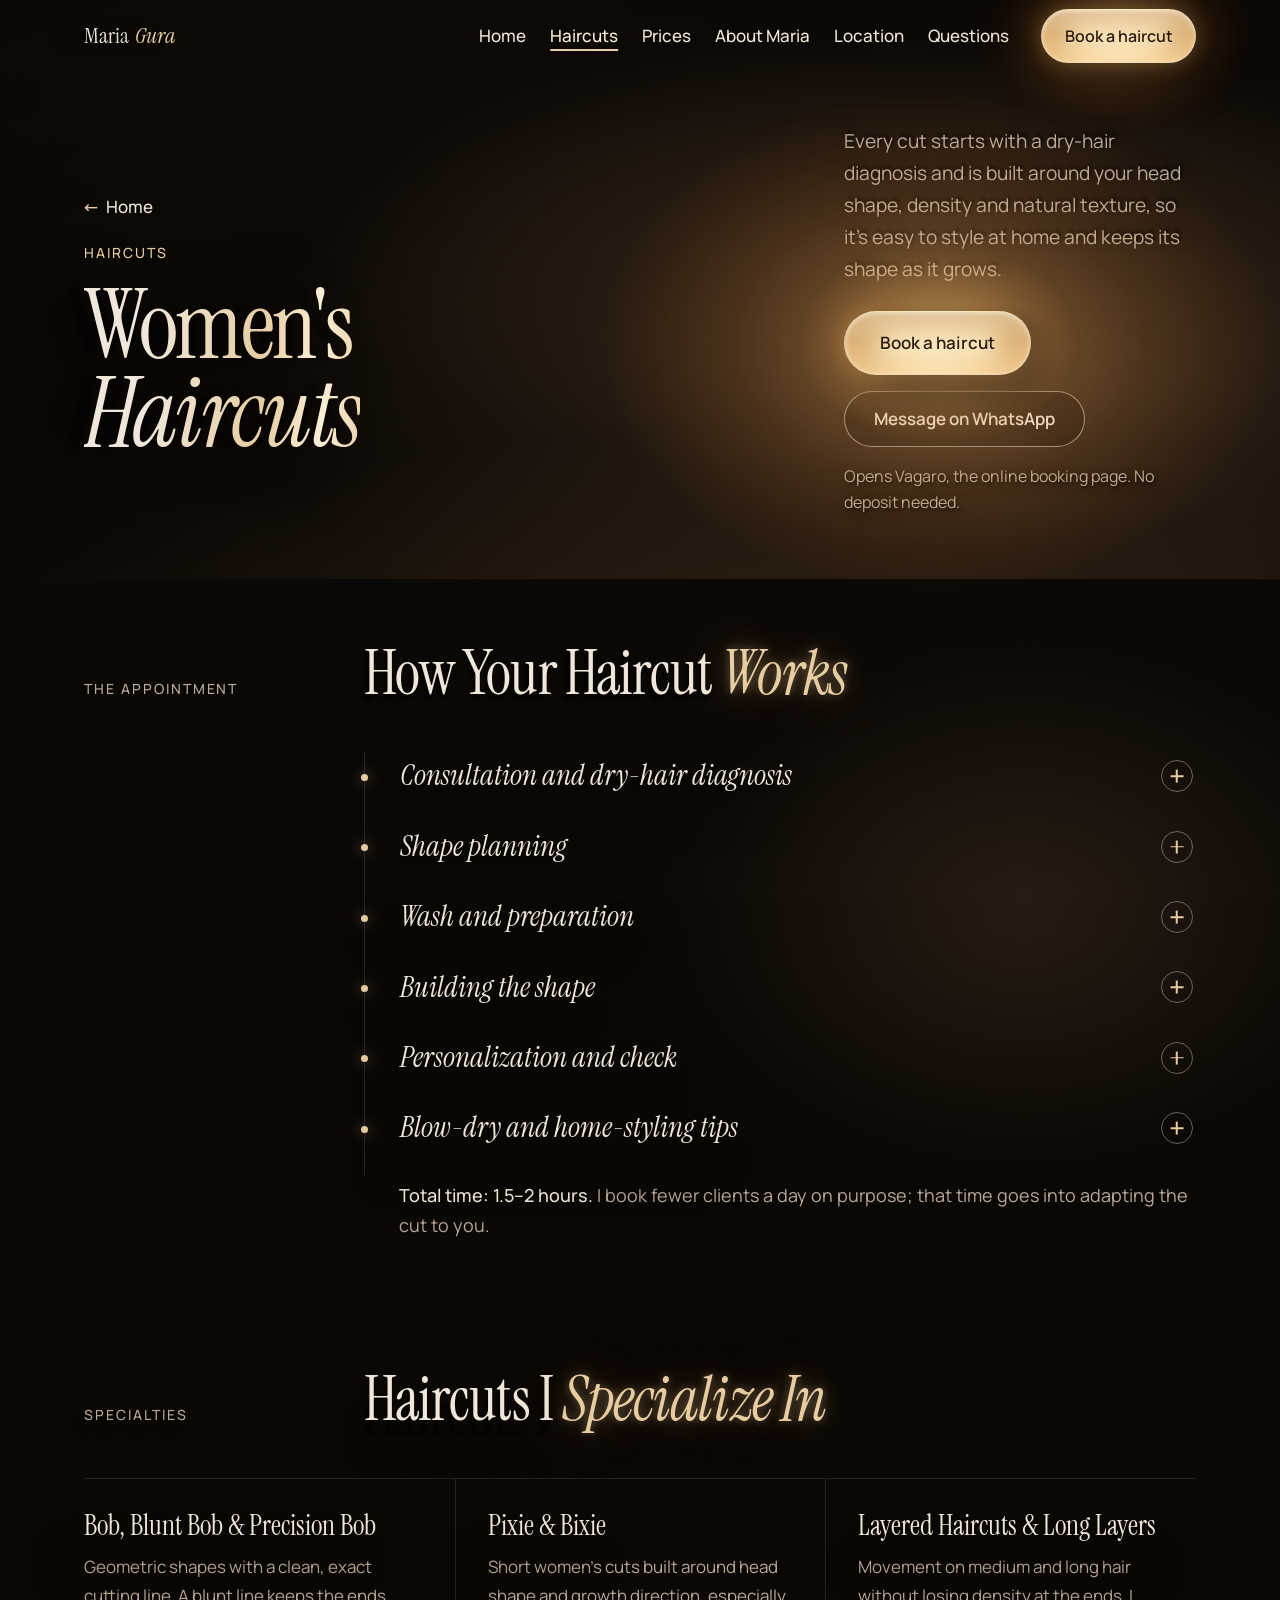
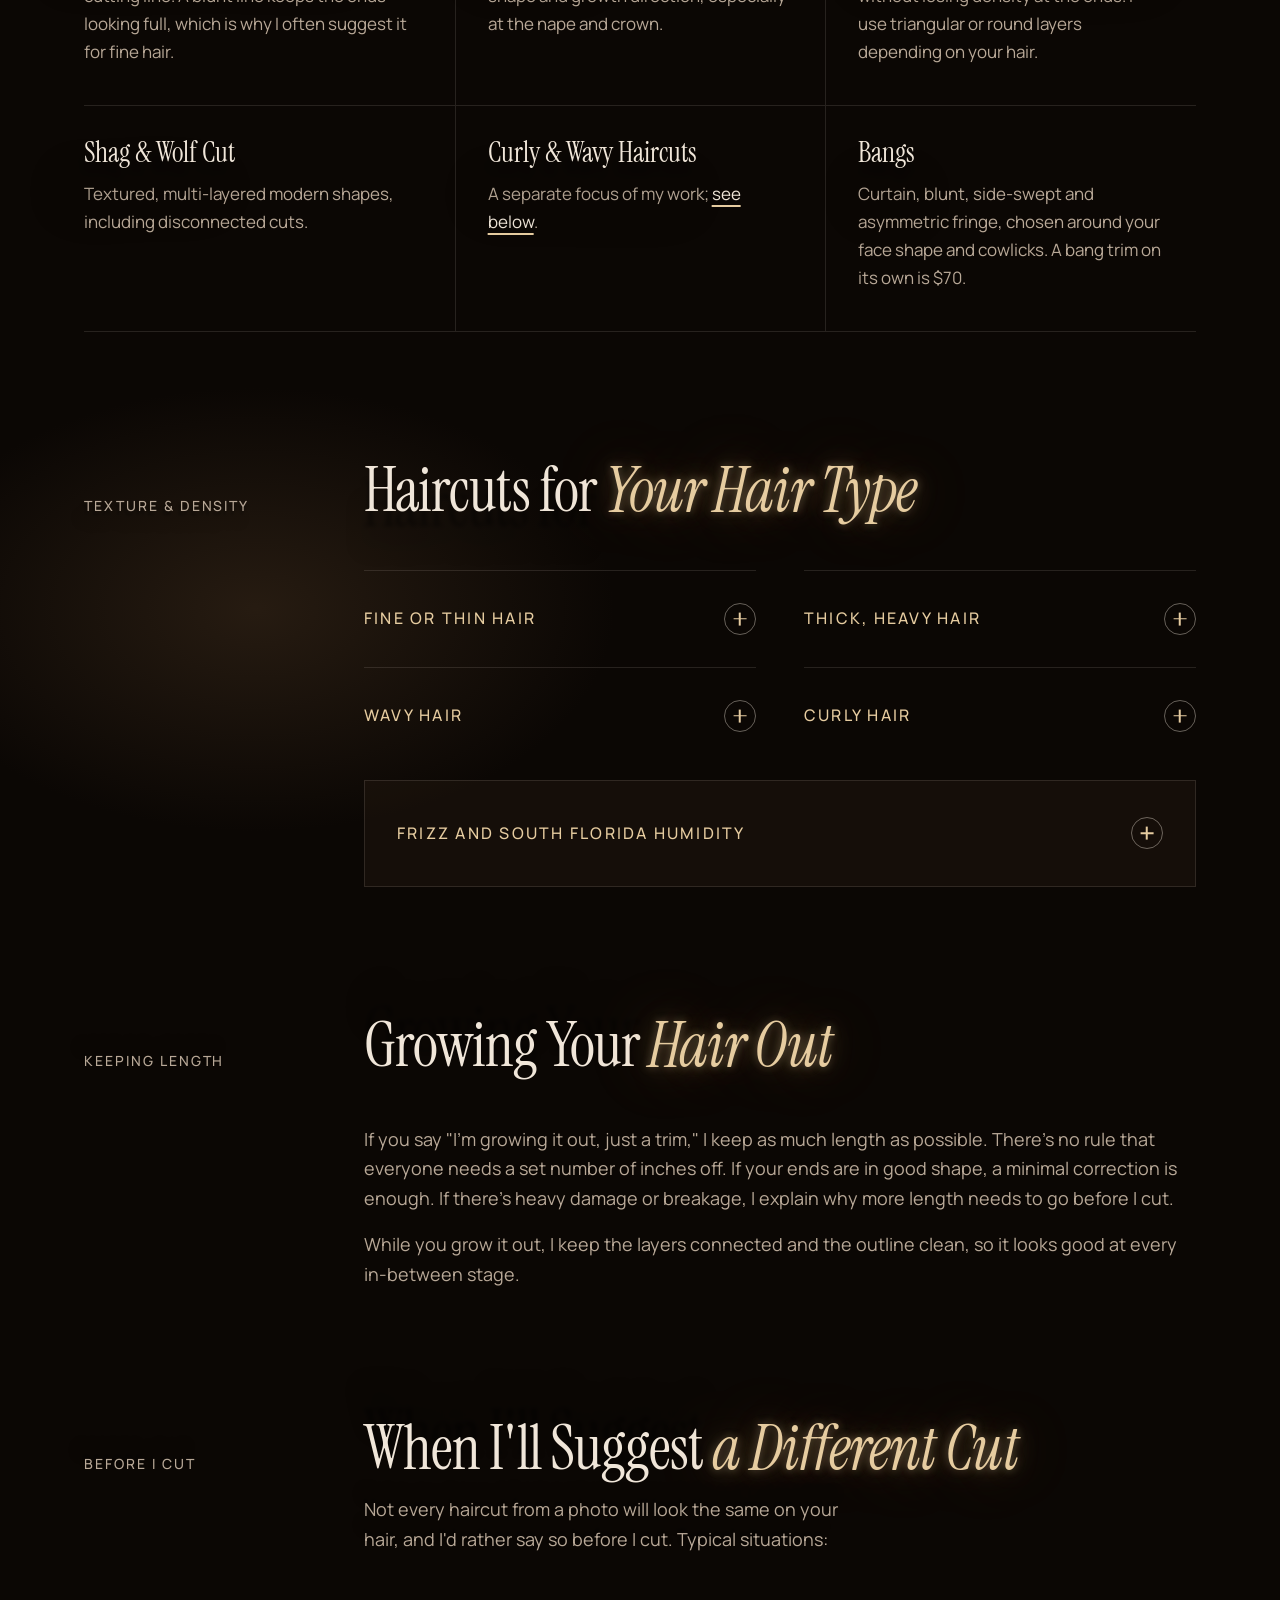
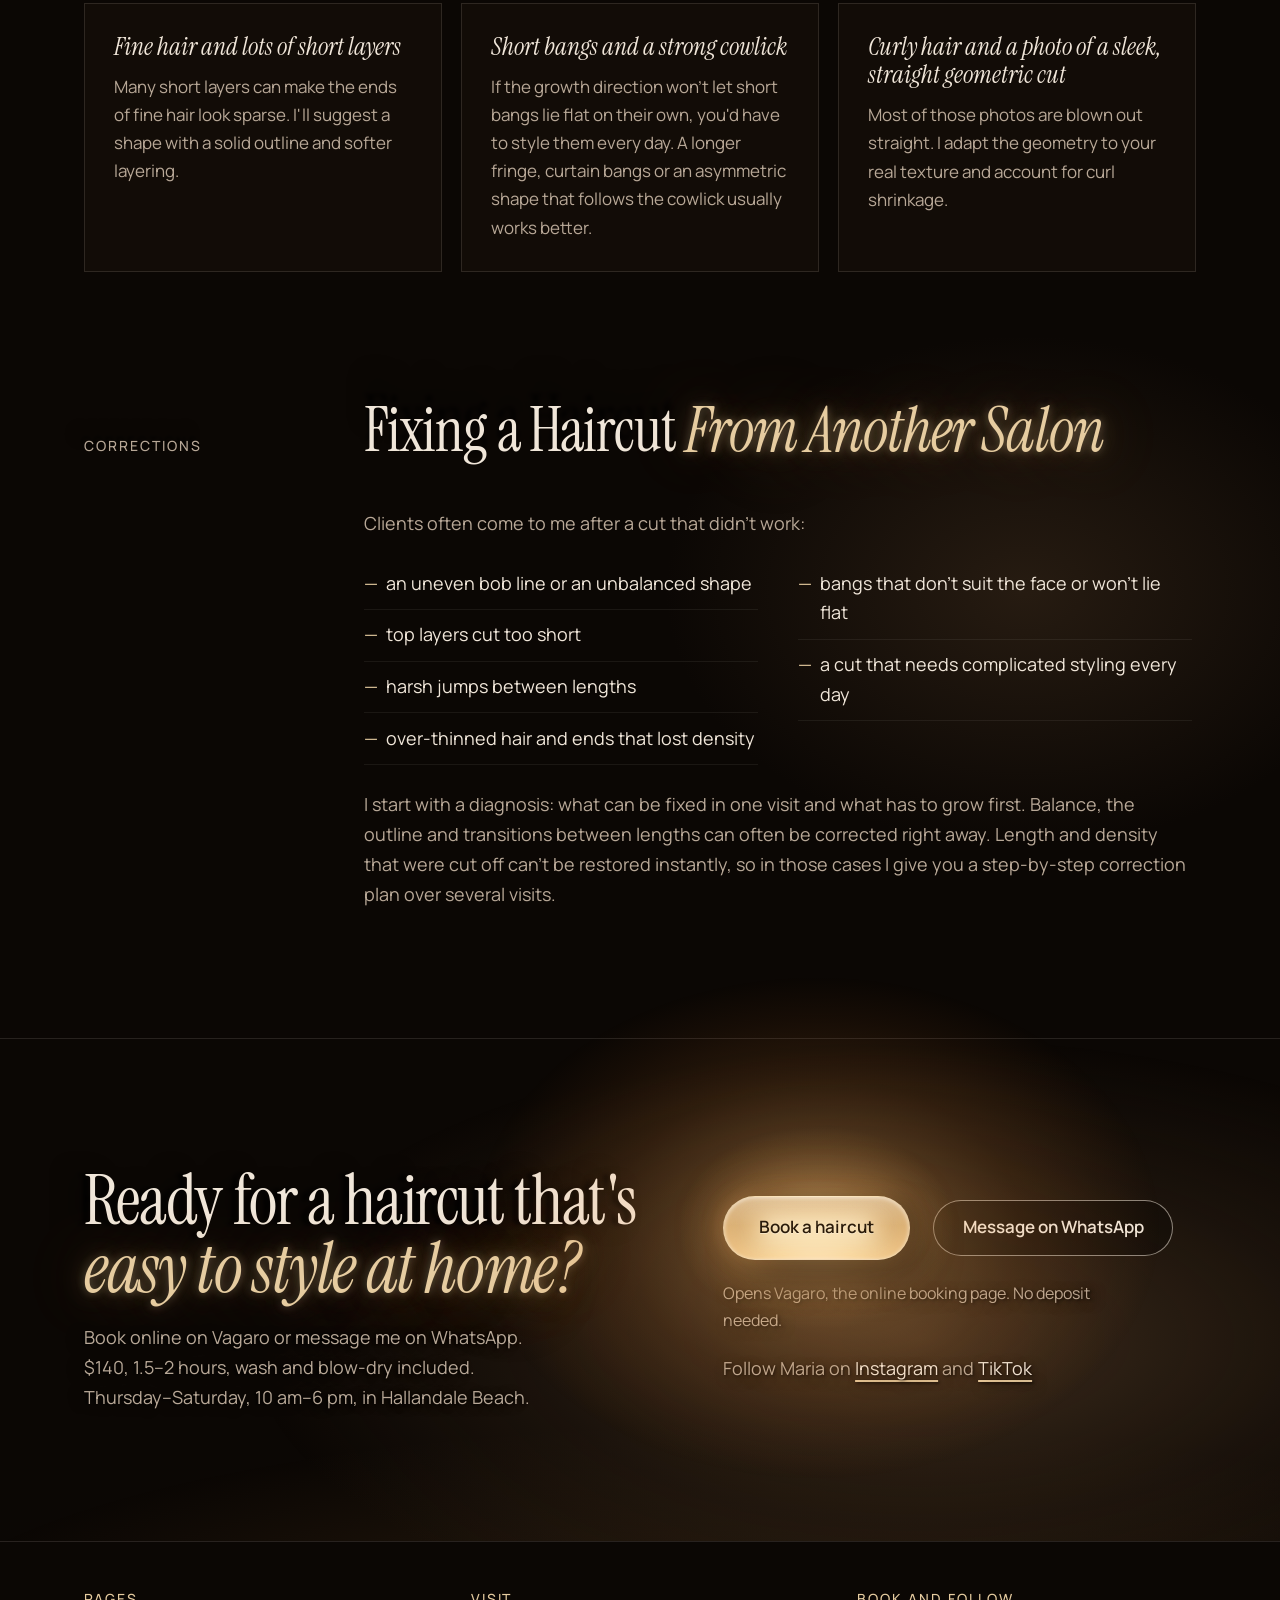
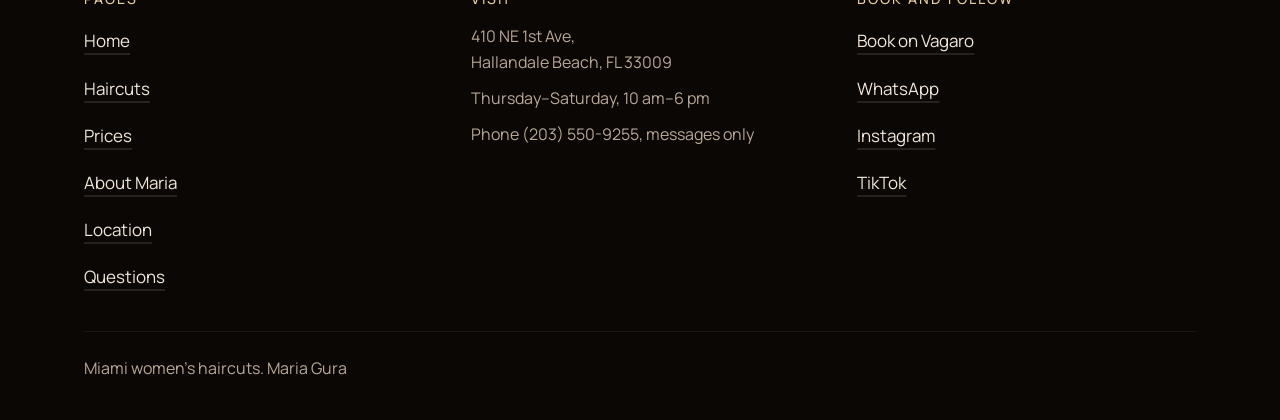
<file: haircuts/index.html>
<!DOCTYPE html>
<html lang="en">
<head>
<meta charset="utf-8">
<meta name="viewport" content="width=device-width, initial-scale=1">
<title>Women's Haircuts: Bobs, Pixies, Layers, Curly Cuts | Maria Gura, Hallandale Beach FL</title>
<meta name="description" content="How a haircut with Maria works, the cuts she specializes in, cutting for fine, thick, wavy and curly hair, growing hair out and fixing a haircut from another salon.">
<meta name="theme-color" content="#0B0704">
<link rel="icon" href="/favicon.ico" sizes="32x32">
<link rel="icon" href="/favicon.svg" type="image/svg+xml">
<link rel="apple-touch-icon" href="/apple-touch-icon.png">
<link rel="canonical" href="https://mariagura.com/haircuts/">
<meta property="og:type" content="website">
<meta property="og:url" content="https://mariagura.com/haircuts/">
<meta property="og:site_name" content="Miami women's haircuts. Maria Gura">
<meta property="og:title" content="Women's Haircuts | Maria Gura, Hallandale Beach FL">
<meta property="og:description" content="How a haircut with Maria works, the cuts she specializes in, cutting for fine, thick, wavy and curly hair, growing hair out and fixing a haircut from another salon.">
<meta property="og:image" content="https://mariagura.com/images/maria-gura.jpg">
<meta property="og:image:width" content="640">
<meta property="og:image:height" content="640">
<meta property="og:image:alt" content="Maria Gura, women's haircut specialist in Hallandale Beach, FL">
<meta name="twitter:card" content="summary">
<link rel="preload" href="/assets/fonts/instrument-serif-latin-400-normal.woff2" as="font" type="font/woff2" crossorigin>
<link rel="preload" href="/assets/fonts/manrope-latin-300-normal.woff2" as="font" type="font/woff2" crossorigin>
<link rel="stylesheet" href="/css/style.css">
<script src="/js/analytics.js" defer></script>
<script src="/js/main.js" defer></script>
</head>
<body>

<div class="grain" aria-hidden="true"></div>

<a class="skip" href="#content">Skip to content</a>
<header class="top" id="top-bar">
  <div class="wrap">
    <a class="mark" href="/" aria-label="Maria Gura, home page">Maria <em>Gura</em></a>
    <nav class="links" aria-label="Main menu">
      <a href="/">Home</a>
      <a href="/haircuts/" aria-current="page">Haircuts</a>
      <a href="/prices/">Prices</a>
      <a href="/about/">About Maria</a>
      <a href="/contact/">Location</a>
      <a href="/faq/">Questions</a>
    </nav>
    <details class="menu">
      <summary><svg viewBox="0 0 24 24" width="22" height="22" aria-hidden="true" focusable="false" fill="none" stroke="currentColor" stroke-width="2" stroke-linecap="round"><path class="i-open" d="M4 7h16M4 12h16M4 17h16"/><path class="i-close" d="M6 6l12 12M18 6L6 18"/></svg><span>Menu</span></summary>
      <nav aria-label="Main menu">
        <a href="/">Home</a>
        <a href="/haircuts/" aria-current="page">Haircuts</a>
        <a href="/prices/">Prices</a>
        <a href="/about/">About Maria</a>
        <a href="/contact/">Location</a>
        <a href="/faq/">Questions</a>
      </nav>
    </details>
    <span class="lamp small"><a class="book" href="https://www.vagaro.com/Users/BusinessWidget.aspx?enc=MMLjhIwJMcwFQhXLL7ifVDbvYZsRbhAptQzbbm7GgDcwnjyCqwp7zsIEo/Ez3HB1ZsWcmwP61o4NrvgE0phO7OywcnB5UcsrumbVtzE0nMVJLJdPSKB/vt3mfkV/UhLJYPYe6byilDAQ1V3dABpL3WQs6q6Q+Q5jC7TtFvVKQ9042T9uSpSU/9s1L0h7MzUqxbCcYFdTby5lhnulZ4Y6B5/o4Pa1DmrM/BZS9leKmcGDRkD1kLUozFzNtafPtRz0O83yVJUekiHMa2pz99QHsF57OAmX54TL8Z05iAUDZJzmD2EBjYmCaRtBg/q2FefUj9Fap5cD81SyO0qzo1R7k9bGSxKA9IU05LXuTmj4A6P05jykJHCZaH15q4DV6e3Z2PwqIHd2iHIQOXltIdB0pRliA1bKwg4LgsX4xd7e/QncTavDeUfDSOuvLIptYjuMKnPwFPrjuIFpOlv5HZ9xQg==" target="_blank" rel="noopener"><span>Book a haircut</span></a></span>
  </div>
</header>

<main id="content">

<section class="stage page">
  <div class="center wrap">
    <div class="page-title">
      <a class="back" href="/"><span aria-hidden="true">←</span> Home</a>
      <p class="eyebrow">Haircuts</p>
      <h1 class="headline">
        <span>Women's</span>
        <span><em>Haircuts</em></span>
      </h1>
    </div>
    <p class="lede">Every cut starts with a dry-hair diagnosis and is built around your head shape, density and natural texture, so it's easy to style at home and keeps its shape as it grows.</p>
    <div class="actions">
      <span class="lamp"><a class="book" href="https://www.vagaro.com/Users/BusinessWidget.aspx?enc=MMLjhIwJMcwFQhXLL7ifVDbvYZsRbhAptQzbbm7GgDcwnjyCqwp7zsIEo/Ez3HB1ZsWcmwP61o4NrvgE0phO7OywcnB5UcsrumbVtzE0nMVJLJdPSKB/vt3mfkV/UhLJYPYe6byilDAQ1V3dABpL3WQs6q6Q+Q5jC7TtFvVKQ9042T9uSpSU/9s1L0h7MzUqxbCcYFdTby5lhnulZ4Y6B5/o4Pa1DmrM/BZS9leKmcGDRkD1kLUozFzNtafPtRz0O83yVJUekiHMa2pz99QHsF57OAmX54TL8Z05iAUDZJzmD2EBjYmCaRtBg/q2FefUj9Fap5cD81SyO0qzo1R7k9bGSxKA9IU05LXuTmj4A6P05jykJHCZaH15q4DV6e3Z2PwqIHd2iHIQOXltIdB0pRliA1bKwg4LgsX4xd7e/QncTavDeUfDSOuvLIptYjuMKnPwFPrjuIFpOlv5HZ9xQg==" target="_blank" rel="noopener"><span>Book a haircut</span></a></span>
      <a class="btn-line" href="https://wa.me/message/JENNVTPJMPMOB1" target="_blank" rel="noopener">Message on WhatsApp</a>
    </div>
    <p class="hint">Opens Vagaro, the online booking page. No deposit needed.</p>
  </div>
</section>

<section class="s warm-r" id="process">
  <div class="wrap">
    <div class="s-head">
      <p class="eyebrow">The appointment</p>
      <h2>How Your Haircut <em>Works</em></h2>
    </div>
    <div class="two">
      <div></div>
      <div>
        <ol class="process">
          <li><details class="fold"><summary><h3>Consultation and dry-hair diagnosis</h3><span class="fold-mark" aria-hidden="true"></span></summary><p>Before your hair gets wet, I look at it the way it actually lives: growth direction, cowlicks around the face, overall density and the thinner and thicker zones, strand thickness, natural wave or curl, and how it falls without styling. We also talk about your routine: how often you style, which tools you use and how much time you want to spend in the morning.</p></details></li>
          <li><details class="fold"><summary><h3>Shape planning</h3><span class="fold-mark" aria-hidden="true"></span></summary><p>We agree on the shape and length based on what your hair can actually do. If the photo you brought won't behave the same way on your hair, I explain why and suggest an adapted version.</p></details></li>
          <li><details class="fold"><summary><h3>Wash and preparation</h3><span class="fold-mark" aria-hidden="true"></span></summary><p>Depending on your hair type and the technique, I cut on damp hair, dry hair, or a combination of both.</p></details></li>
          <li><details class="fold"><summary><h3>Building the shape</h3><span class="fold-mark" aria-hidden="true"></span></summary><p>I section the hair and control elevation, cutting lines, weight distribution and balance. My work draws on Vidal Sassoon geometry, modern Korean cutting techniques and block (panel) cutting methods. I follow the curve of the head to decide where volume should sit and where the shape shouldn't get heavy.</p></details></li>
          <li><details class="fold"><summary><h3>Personalization and check</h3><span class="fold-mark" aria-hidden="true"></span></summary><p>I check balance, movement and how the strands fall naturally, so the cut looks right after you wash it at home, not only after a salon blow-dry.</p></details></li>
          <li><details class="fold"><summary><h3>Blow-dry and home-styling tips</h3><span class="fold-mark" aria-hidden="true"></span></summary><p>I finish with a professional blow-dry and show you how to dry and style the cut yourself.</p></details></li>
        </ol>
        <p class="total"><b>Total time: 1.5–2 hours.</b> <span class="soft">I book fewer clients a day on purpose; that time goes into adapting the cut to you.</span></p>
      </div>
    </div>
  </div>
</section>

<section class="s" id="cuts">
  <div class="wrap">
    <div class="s-head">
      <p class="eyebrow">Specialties</p>
      <h2>Haircuts I <em>Specialize In</em></h2>
    </div>
    <div class="cuts">
      <article class="cut"><h3>Bob, Blunt Bob &amp; Precision Bob</h3><p>Geometric shapes with a clean, exact cutting line. A blunt line keeps the ends looking full, which is why I often suggest it for fine hair.</p></article>
      <article class="cut"><h3>Pixie &amp; Bixie</h3><p>Short women's cuts built around head shape and growth direction, especially at the nape and crown.</p></article>
      <article class="cut"><h3>Layered Haircuts &amp; Long Layers</h3><p>Movement on medium and long hair without losing density at the ends. I use triangular or round layers depending on your hair.</p></article>
      <article class="cut"><h3>Shag &amp; Wolf Cut</h3><p>Textured, multi-layered modern shapes, including disconnected cuts.</p></article>
      <article class="cut"><h3>Curly &amp; Wavy Haircuts</h3><p>A separate focus of my work; <a href="#types">see below</a>.</p></article>
      <article class="cut"><h3>Bangs</h3><p>Curtain, blunt, side-swept and asymmetric fringe, chosen around your face shape and cowlicks. A bang trim on its own is $70.</p></article>
    </div>
  </div>
</section>

<section class="s warm-l" id="types">
  <div class="wrap">
    <div class="s-head">
      <p class="eyebrow">Texture &amp; density</p>
      <h2>Haircuts for <em>Your Hair Type</em></h2>
    </div>
    <div class="two">
      <div></div>
      <div class="types">
        <details class="type fold"><summary><h3>Fine or thin hair</h3><span class="fold-mark" aria-hidden="true"></span></summary><p>The goal is a dense outline so the hair looks fuller. I'm careful with thinning, because removing too much weight makes fine hair look even thinner. A blunt bob, a straight solid line or a bob with minimal graduation usually works best, with layers only where they actually help.</p></details>
        <details class="type fold"><summary><h3>Thick, heavy hair</h3><span class="fold-mark" aria-hidden="true"></span></summary><p>The goal is to take away the heavy feeling where it bothers you without collapsing the silhouette. Geometric and block techniques let me control where the weight sits.</p></details>
        <details class="type fold"><summary><h3>Wavy hair</h3><span class="fold-mark" aria-hidden="true"></span></summary><p>I follow the direction of your waves and how the hair behaves once dry, then choose length and layer placement so the waves form on their own.</p></details>
        <details class="type fold"><summary><h3>Curly hair</h3><span class="fold-mark" aria-hidden="true"></span></summary><p>I don't treat curly hair as straight hair that just needs a blow-dryer. I account for how much the curl shrinks as it dries, density and thickness, different curl patterns in different zones of the head, natural volume, the shape in its dry state, and your daily routine.</p></details>
        <details class="type wide fold"><summary><h3>Frizz and South Florida humidity</h3><span class="fold-mark" aria-hidden="true"></span></summary><p>Humidity here changes volume and brings out extra wave. I choose a shape that works with your natural texture, so it doesn't depend on a perfect salon blow-dry, and I'll tell you honestly what the cut can fix and what needs home care and styling products.</p></details>
      </div>
    </div>
  </div>
</section>

<section class="s" id="grow">
  <div class="wrap">
    <div class="s-head">
      <p class="eyebrow">Keeping length</p>
      <h2>Growing Your <em>Hair Out</em></h2>
    </div>
    <div class="two">
      <div></div>
      <div class="prose">
        <p>If you say "I'm growing it out, just a trim," I keep as much length as possible. There's no rule that everyone needs a set number of inches off. If your ends are in good shape, a minimal correction is enough. If there's heavy damage or breakage, I explain why more length needs to go before I cut.</p>
        <p>While you grow it out, I keep the layers connected and the outline clean, so it looks good at every in-between stage.</p>
      </div>
    </div>
  </div>
</section>

<section class="s" id="honest">
  <div class="wrap">
    <div class="s-head">
      <p class="eyebrow">Before I cut</p>
      <div>
        <h2>When I'll Suggest <em>a Different Cut</em></h2>
        <p>Not every haircut from a photo will look the same on your hair, and I'd rather say so before I cut. Typical situations:</p>
      </div>
    </div>
    <div class="cases">
      <div class="case"><h3>Fine hair and lots of short layers</h3><p>Many short layers can make the ends of fine hair look sparse. I'll suggest a shape with a solid outline and softer layering.</p></div>
      <div class="case"><h3>Short bangs and a strong cowlick</h3><p>If the growth direction won't let short bangs lie flat on their own, you'd have to style them every day. A longer fringe, curtain bangs or an asymmetric shape that follows the cowlick usually works better.</p></div>
      <div class="case"><h3>Curly hair and a photo of a sleek, straight geometric cut</h3><p>Most of those photos are blown out straight. I adapt the geometry to your real texture and account for curl shrinkage.</p></div>
    </div>
  </div>
</section>

<section class="s warm-r" id="fix">
  <div class="wrap">
    <div class="s-head">
      <p class="eyebrow">Corrections</p>
      <h2>Fixing a Haircut <em>From Another Salon</em></h2>
    </div>
    <div class="two">
      <div></div>
      <div class="prose">
        <p>Clients often come to me after a cut that didn't work:</p>
        <ul class="fixes">
          <li>an uneven bob line or an unbalanced shape</li>
          <li>top layers cut too short</li>
          <li>harsh jumps between lengths</li>
          <li>over-thinned hair and ends that lost density</li>
          <li>bangs that don't suit the face or won't lie flat</li>
          <li>a cut that needs complicated styling every day</li>
        </ul>
        <p>I start with a diagnosis: what can be fixed in one visit and what has to grow first. Balance, the outline and transitions between lengths can often be corrected right away. Length and density that were cut off can't be restored instantly, so in those cases I give you a step-by-step correction plan over several visits.</p>
      </div>
    </div>
  </div>
</section>

<section class="cta">
  <div class="wrap cta-grid">
    <div>
      <h2>Ready for a haircut that's <em>easy to style at home?</em></h2>
      <p>Book online on Vagaro or message me on WhatsApp. $140, 1.5–2 hours, wash and blow-dry included. Thursday–Saturday, 10 am–6 pm, in Hallandale Beach.</p>
    </div>
    <div>
      <div class="actions">
        <span class="lamp"><a class="book" href="https://www.vagaro.com/Users/BusinessWidget.aspx?enc=MMLjhIwJMcwFQhXLL7ifVDbvYZsRbhAptQzbbm7GgDcwnjyCqwp7zsIEo/Ez3HB1ZsWcmwP61o4NrvgE0phO7OywcnB5UcsrumbVtzE0nMVJLJdPSKB/vt3mfkV/UhLJYPYe6byilDAQ1V3dABpL3WQs6q6Q+Q5jC7TtFvVKQ9042T9uSpSU/9s1L0h7MzUqxbCcYFdTby5lhnulZ4Y6B5/o4Pa1DmrM/BZS9leKmcGDRkD1kLUozFzNtafPtRz0O83yVJUekiHMa2pz99QHsF57OAmX54TL8Z05iAUDZJzmD2EBjYmCaRtBg/q2FefUj9Fap5cD81SyO0qzo1R7k9bGSxKA9IU05LXuTmj4A6P05jykJHCZaH15q4DV6e3Z2PwqIHd2iHIQOXltIdB0pRliA1bKwg4LgsX4xd7e/QncTavDeUfDSOuvLIptYjuMKnPwFPrjuIFpOlv5HZ9xQg==" target="_blank" rel="noopener"><span>Book a haircut</span></a></span>
        <a class="btn-line" href="https://wa.me/message/JENNVTPJMPMOB1" target="_blank" rel="noopener">Message on WhatsApp</a>
      </div>
      <p class="hint">Opens Vagaro, the online booking page. No deposit needed.</p>
      <p class="cta-follow">Follow Maria on <a href="https://www.instagram.com/womens.haircut.miami/" target="_blank" rel="noopener">Instagram</a> and <a href="https://www.tiktok.com/@guramariahaircut" target="_blank" rel="noopener">TikTok</a></p>
    </div>
  </div>
</section>

</main>

<footer>
  <div class="wrap foot-grid">
    <nav class="foot-col" aria-label="Pages">
      <p class="foot-title">Pages</p>
      <a href="/">Home</a>
      <a href="/haircuts/">Haircuts</a>
      <a href="/prices/">Prices</a>
      <a href="/about/">About Maria</a>
      <a href="/contact/">Location</a>
      <a href="/faq/">Questions</a>
    </nav>
    <div class="foot-col">
      <p class="foot-title">Visit</p>
      <p>410 NE 1st Ave,<br>Hallandale Beach, FL 33009</p>
      <p>Thursday–Saturday, 10 am–6 pm</p>
      <p>Phone (203) 550-9255, messages only</p>
    </div>
    <nav class="foot-col" aria-label="Book and follow">
      <p class="foot-title">Book and follow</p>
      <a href="https://www.vagaro.com/Users/BusinessWidget.aspx?enc=MMLjhIwJMcwFQhXLL7ifVDbvYZsRbhAptQzbbm7GgDcwnjyCqwp7zsIEo/Ez3HB1ZsWcmwP61o4NrvgE0phO7OywcnB5UcsrumbVtzE0nMVJLJdPSKB/vt3mfkV/UhLJYPYe6byilDAQ1V3dABpL3WQs6q6Q+Q5jC7TtFvVKQ9042T9uSpSU/9s1L0h7MzUqxbCcYFdTby5lhnulZ4Y6B5/o4Pa1DmrM/BZS9leKmcGDRkD1kLUozFzNtafPtRz0O83yVJUekiHMa2pz99QHsF57OAmX54TL8Z05iAUDZJzmD2EBjYmCaRtBg/q2FefUj9Fap5cD81SyO0qzo1R7k9bGSxKA9IU05LXuTmj4A6P05jykJHCZaH15q4DV6e3Z2PwqIHd2iHIQOXltIdB0pRliA1bKwg4LgsX4xd7e/QncTavDeUfDSOuvLIptYjuMKnPwFPrjuIFpOlv5HZ9xQg==" target="_blank" rel="noopener">Book on Vagaro</a>
      <a href="https://wa.me/message/JENNVTPJMPMOB1" target="_blank" rel="noopener">WhatsApp</a>
      <a href="https://www.instagram.com/womens.haircut.miami/" target="_blank" rel="noopener">Instagram</a>
      <a href="https://www.tiktok.com/@guramariahaircut" target="_blank" rel="noopener">TikTok</a>
    </nav>
    <p class="foot-name">Miami women's haircuts. Maria Gura</p>
  </div>
</footer>

<nav class="mbar" aria-label="Book">
  <span class="lamp"><a class="book" href="https://www.vagaro.com/Users/BusinessWidget.aspx?enc=MMLjhIwJMcwFQhXLL7ifVDbvYZsRbhAptQzbbm7GgDcwnjyCqwp7zsIEo/Ez3HB1ZsWcmwP61o4NrvgE0phO7OywcnB5UcsrumbVtzE0nMVJLJdPSKB/vt3mfkV/UhLJYPYe6byilDAQ1V3dABpL3WQs6q6Q+Q5jC7TtFvVKQ9042T9uSpSU/9s1L0h7MzUqxbCcYFdTby5lhnulZ4Y6B5/o4Pa1DmrM/BZS9leKmcGDRkD1kLUozFzNtafPtRz0O83yVJUekiHMa2pz99QHsF57OAmX54TL8Z05iAUDZJzmD2EBjYmCaRtBg/q2FefUj9Fap5cD81SyO0qzo1R7k9bGSxKA9IU05LXuTmj4A6P05jykJHCZaH15q4DV6e3Z2PwqIHd2iHIQOXltIdB0pRliA1bKwg4LgsX4xd7e/QncTavDeUfDSOuvLIptYjuMKnPwFPrjuIFpOlv5HZ9xQg==" target="_blank" rel="noopener"><span>Book a haircut</span></a></span>
  <a class="btn-line" href="https://wa.me/message/JENNVTPJMPMOB1" target="_blank" rel="noopener">WhatsApp</a>
</nav>

</body>
</html>
</file>
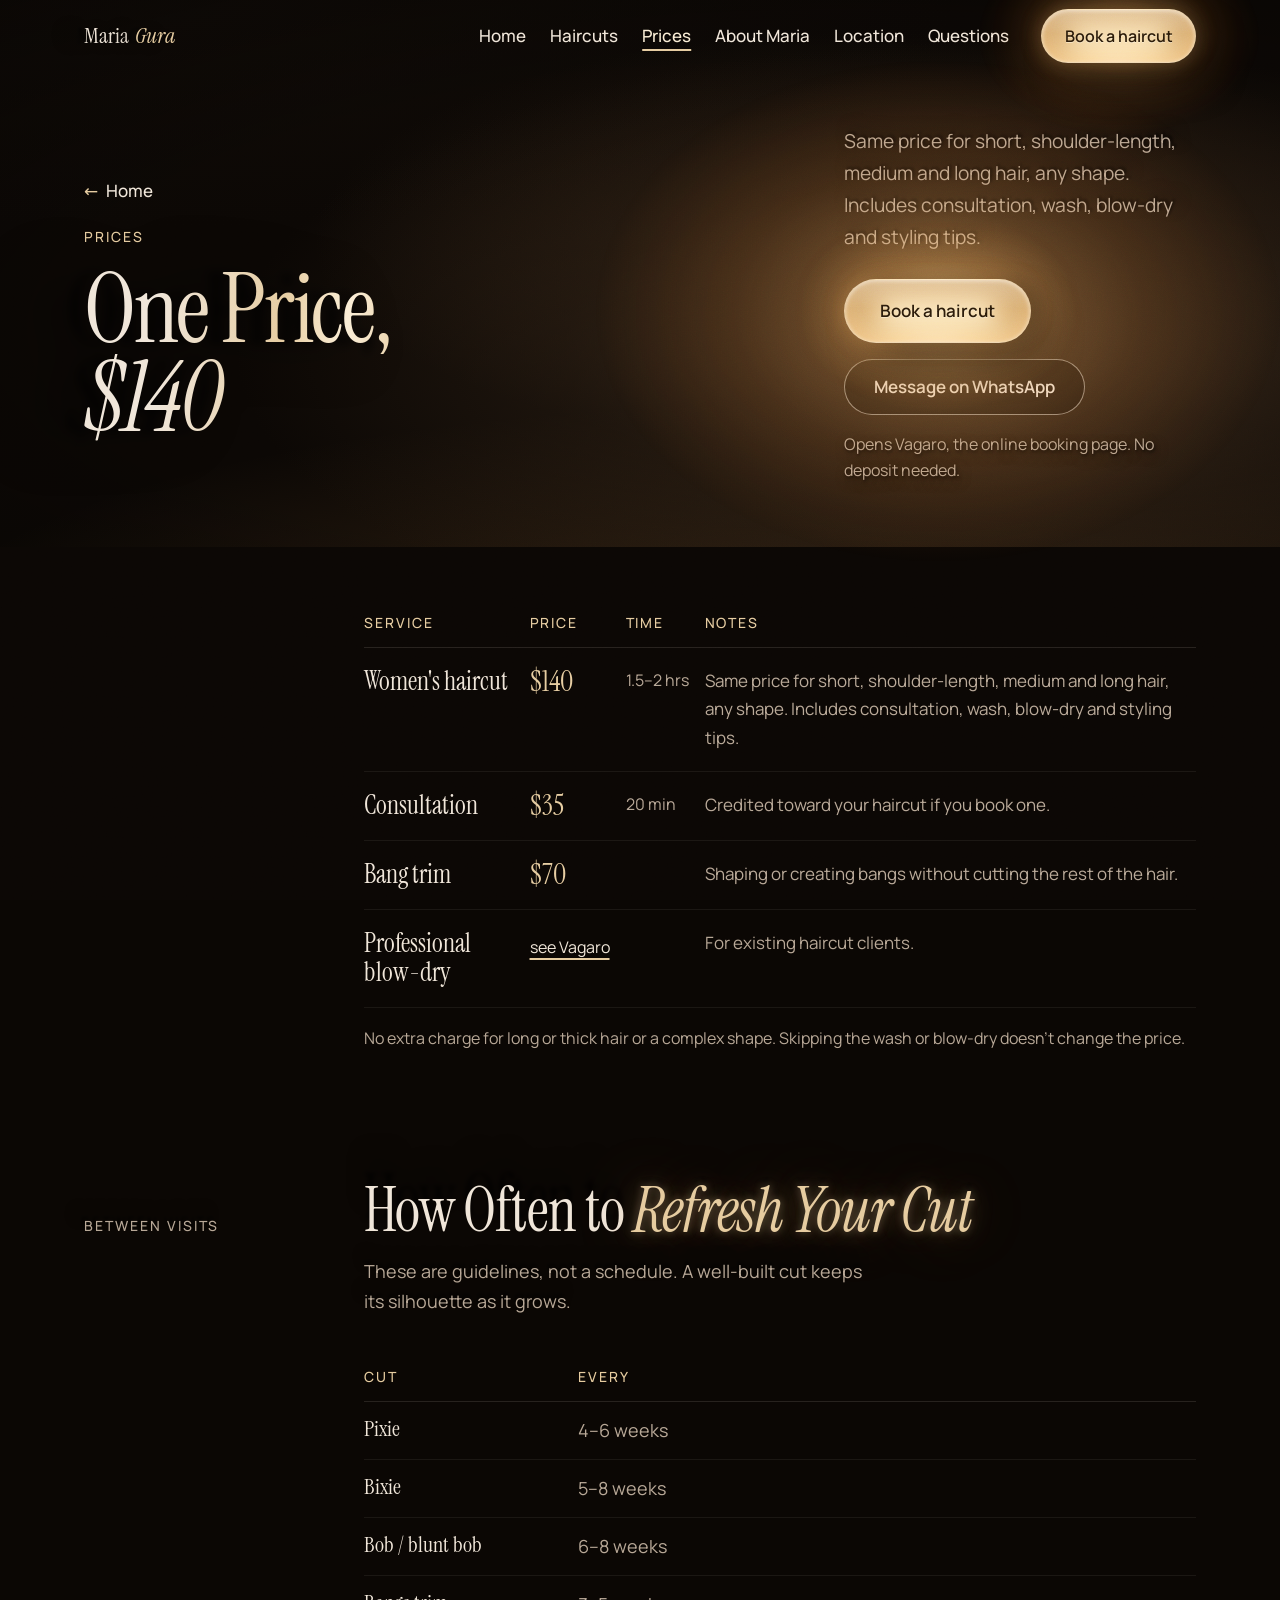
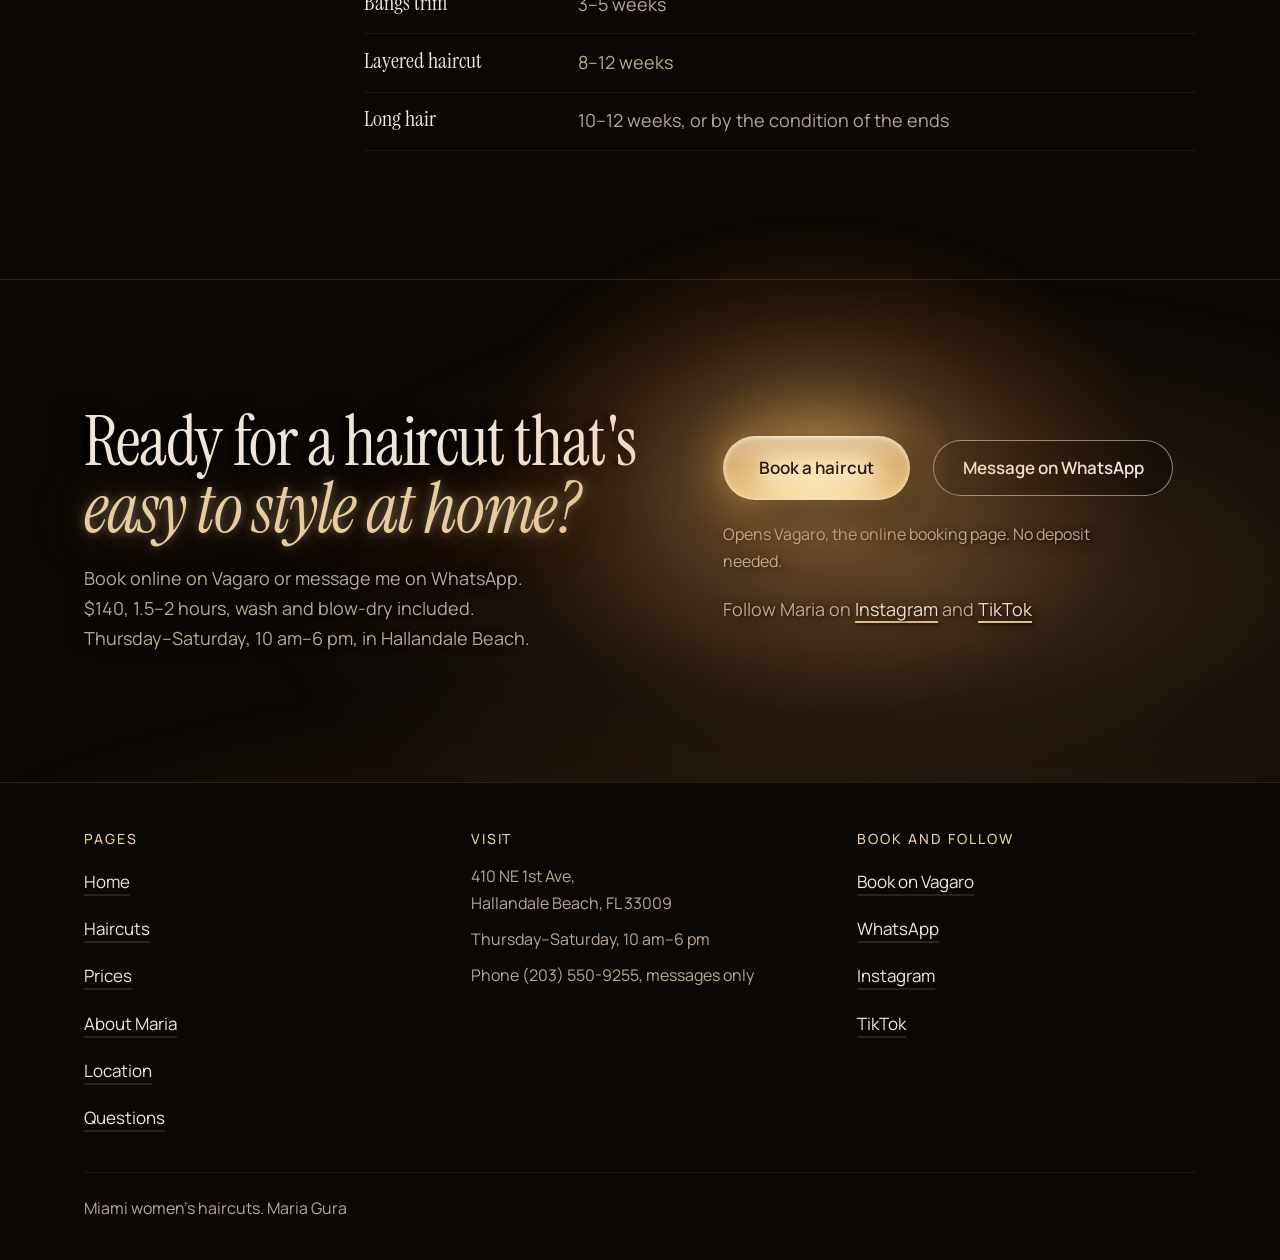
<file: prices/index.html>
<!DOCTYPE html>
<html lang="en">
<head>
<meta charset="utf-8">
<meta name="viewport" content="width=device-width, initial-scale=1">
<title>Prices: $140 Women's Haircut, Any Length | Maria Gura, Hallandale Beach FL</title>
<meta name="description" content="Women's haircut $140 for any length and shape, consultation $35, bang trim $70. No deposit. How often to refresh a pixie, bob, layers or long hair.">
<meta name="theme-color" content="#0B0704">
<link rel="icon" href="/favicon.ico" sizes="32x32">
<link rel="icon" href="/favicon.svg" type="image/svg+xml">
<link rel="apple-touch-icon" href="/apple-touch-icon.png">
<link rel="canonical" href="https://mariagura.com/prices/">
<meta property="og:type" content="website">
<meta property="og:url" content="https://mariagura.com/prices/">
<meta property="og:site_name" content="Miami women's haircuts. Maria Gura">
<meta property="og:title" content="Prices | Maria Gura, Hallandale Beach FL">
<meta property="og:description" content="Women's haircut $140 for any length and shape, consultation $35, bang trim $70. No deposit. How often to refresh a pixie, bob, layers or long hair.">
<meta property="og:image" content="https://mariagura.com/images/maria-gura.jpg">
<meta property="og:image:width" content="640">
<meta property="og:image:height" content="640">
<meta property="og:image:alt" content="Maria Gura, women's haircut specialist in Hallandale Beach, FL">
<meta name="twitter:card" content="summary">
<link rel="preload" href="/assets/fonts/instrument-serif-latin-400-normal.woff2" as="font" type="font/woff2" crossorigin>
<link rel="preload" href="/assets/fonts/manrope-latin-300-normal.woff2" as="font" type="font/woff2" crossorigin>
<link rel="stylesheet" href="/css/style.css">
<script src="/js/analytics.js" defer></script>
<script src="/js/main.js" defer></script>
</head>
<body>

<div class="grain" aria-hidden="true"></div>

<a class="skip" href="#content">Skip to content</a>
<header class="top" id="top-bar">
  <div class="wrap">
    <a class="mark" href="/" aria-label="Maria Gura, home page">Maria <em>Gura</em></a>
    <nav class="links" aria-label="Main menu">
      <a href="/">Home</a>
      <a href="/haircuts/">Haircuts</a>
      <a href="/prices/" aria-current="page">Prices</a>
      <a href="/about/">About Maria</a>
      <a href="/contact/">Location</a>
      <a href="/faq/">Questions</a>
    </nav>
    <details class="menu">
      <summary><svg viewBox="0 0 24 24" width="22" height="22" aria-hidden="true" focusable="false" fill="none" stroke="currentColor" stroke-width="2" stroke-linecap="round"><path class="i-open" d="M4 7h16M4 12h16M4 17h16"/><path class="i-close" d="M6 6l12 12M18 6L6 18"/></svg><span>Menu</span></summary>
      <nav aria-label="Main menu">
        <a href="/">Home</a>
        <a href="/haircuts/">Haircuts</a>
        <a href="/prices/" aria-current="page">Prices</a>
        <a href="/about/">About Maria</a>
        <a href="/contact/">Location</a>
        <a href="/faq/">Questions</a>
      </nav>
    </details>
    <span class="lamp small"><a class="book" href="https://www.vagaro.com/Users/BusinessWidget.aspx?enc=MMLjhIwJMcwFQhXLL7ifVDbvYZsRbhAptQzbbm7GgDcwnjyCqwp7zsIEo/Ez3HB1ZsWcmwP61o4NrvgE0phO7OywcnB5UcsrumbVtzE0nMVJLJdPSKB/vt3mfkV/UhLJYPYe6byilDAQ1V3dABpL3WQs6q6Q+Q5jC7TtFvVKQ9042T9uSpSU/9s1L0h7MzUqxbCcYFdTby5lhnulZ4Y6B5/o4Pa1DmrM/BZS9leKmcGDRkD1kLUozFzNtafPtRz0O83yVJUekiHMa2pz99QHsF57OAmX54TL8Z05iAUDZJzmD2EBjYmCaRtBg/q2FefUj9Fap5cD81SyO0qzo1R7k9bGSxKA9IU05LXuTmj4A6P05jykJHCZaH15q4DV6e3Z2PwqIHd2iHIQOXltIdB0pRliA1bKwg4LgsX4xd7e/QncTavDeUfDSOuvLIptYjuMKnPwFPrjuIFpOlv5HZ9xQg==" target="_blank" rel="noopener"><span>Book a haircut</span></a></span>
  </div>
</header>

<main id="content">

<section class="stage page">
  <div class="center wrap">
    <div class="page-title">
      <a class="back" href="/"><span aria-hidden="true">←</span> Home</a>
      <p class="eyebrow">Prices</p>
      <h1 class="headline">
        <span>One Price,</span>
        <span><em>$140</em></span>
      </h1>
    </div>
    <p class="lede">Same price for short, shoulder-length, medium and long hair, any shape. Includes consultation, wash, blow-dry and styling tips.</p>
    <div class="actions">
      <span class="lamp"><a class="book" href="https://www.vagaro.com/Users/BusinessWidget.aspx?enc=MMLjhIwJMcwFQhXLL7ifVDbvYZsRbhAptQzbbm7GgDcwnjyCqwp7zsIEo/Ez3HB1ZsWcmwP61o4NrvgE0phO7OywcnB5UcsrumbVtzE0nMVJLJdPSKB/vt3mfkV/UhLJYPYe6byilDAQ1V3dABpL3WQs6q6Q+Q5jC7TtFvVKQ9042T9uSpSU/9s1L0h7MzUqxbCcYFdTby5lhnulZ4Y6B5/o4Pa1DmrM/BZS9leKmcGDRkD1kLUozFzNtafPtRz0O83yVJUekiHMa2pz99QHsF57OAmX54TL8Z05iAUDZJzmD2EBjYmCaRtBg/q2FefUj9Fap5cD81SyO0qzo1R7k9bGSxKA9IU05LXuTmj4A6P05jykJHCZaH15q4DV6e3Z2PwqIHd2iHIQOXltIdB0pRliA1bKwg4LgsX4xd7e/QncTavDeUfDSOuvLIptYjuMKnPwFPrjuIFpOlv5HZ9xQg==" target="_blank" rel="noopener"><span>Book a haircut</span></a></span>
      <a class="btn-line" href="https://wa.me/message/JENNVTPJMPMOB1" target="_blank" rel="noopener">Message on WhatsApp</a>
    </div>
    <p class="hint">Opens Vagaro, the online booking page. No deposit needed.</p>
  </div>
</section>

<section class="s" id="prices">
  <div class="wrap">
    <div class="two">
      <div></div>
      <div>
        <table class="price-table">
          <thead><tr><th>Service</th><th>Price</th><th>Time</th><th>Notes</th></tr></thead>
          <tbody>
            <tr><td class="svc">Women's haircut</td><td class="price">$140</td><td class="time">1.5–2 hrs</td><td class="note">Same price for short, shoulder-length, medium and long hair, any shape. Includes consultation, wash, blow-dry and styling tips.</td></tr>
            <tr><td class="svc">Consultation</td><td class="price">$35</td><td class="time">20 min</td><td class="note">Credited toward your haircut if you book one.</td></tr>
            <tr><td class="svc">Bang trim</td><td class="price">$70</td><td class="time"></td><td class="note">Shaping or creating bangs without cutting the rest of the hair.</td></tr>
            <tr><td class="svc">Professional blow-dry</td><td class="price"><a href="https://www.vagaro.com/Users/BusinessWidget.aspx?enc=MMLjhIwJMcwFQhXLL7ifVDbvYZsRbhAptQzbbm7GgDcwnjyCqwp7zsIEo/Ez3HB1ZsWcmwP61o4NrvgE0phO7OywcnB5UcsrumbVtzE0nMVJLJdPSKB/vt3mfkV/UhLJYPYe6byilDAQ1V3dABpL3WQs6q6Q+Q5jC7TtFvVKQ9042T9uSpSU/9s1L0h7MzUqxbCcYFdTby5lhnulZ4Y6B5/o4Pa1DmrM/BZS9leKmcGDRkD1kLUozFzNtafPtRz0O83yVJUekiHMa2pz99QHsF57OAmX54TL8Z05iAUDZJzmD2EBjYmCaRtBg/q2FefUj9Fap5cD81SyO0qzo1R7k9bGSxKA9IU05LXuTmj4A6P05jykJHCZaH15q4DV6e3Z2PwqIHd2iHIQOXltIdB0pRliA1bKwg4LgsX4xd7e/QncTavDeUfDSOuvLIptYjuMKnPwFPrjuIFpOlv5HZ9xQg==" target="_blank" rel="noopener">see Vagaro</a></td><td class="time"></td><td class="note">For existing haircut clients.</td></tr>
          </tbody>
        </table>
        <p class="fine">No extra charge for long or thick hair or a complex shape. Skipping the wash or blow-dry doesn't change the price.</p>
      </div>
    </div>
  </div>
</section>

<section class="s" id="refresh">
  <div class="wrap">
    <div class="s-head">
      <p class="eyebrow">Between visits</p>
      <div>
        <h2>How Often to <em>Refresh Your Cut</em></h2>
        <p>These are guidelines, not a schedule. A well-built cut keeps its silhouette as it grows.</p>
      </div>
    </div>
    <div class="two">
      <div></div>
      <table class="refresh">
        <thead><tr><th>Cut</th><th>Every</th></tr></thead>
        <tbody>
          <tr><td>Pixie</td><td>4–6 weeks</td></tr>
          <tr><td>Bixie</td><td>5–8 weeks</td></tr>
          <tr><td>Bob / blunt bob</td><td>6–8 weeks</td></tr>
          <tr><td>Bangs trim</td><td>3–5 weeks</td></tr>
          <tr><td>Layered haircut</td><td>8–12 weeks</td></tr>
          <tr><td>Long hair</td><td>10–12 weeks, or by the condition of the ends</td></tr>
        </tbody>
      </table>
    </div>
  </div>
</section>

<section class="cta">
  <div class="wrap cta-grid">
    <div>
      <h2>Ready for a haircut that's <em>easy to style at home?</em></h2>
      <p>Book online on Vagaro or message me on WhatsApp. $140, 1.5–2 hours, wash and blow-dry included. Thursday–Saturday, 10 am–6 pm, in Hallandale Beach.</p>
    </div>
    <div>
      <div class="actions">
        <span class="lamp"><a class="book" href="https://www.vagaro.com/Users/BusinessWidget.aspx?enc=MMLjhIwJMcwFQhXLL7ifVDbvYZsRbhAptQzbbm7GgDcwnjyCqwp7zsIEo/Ez3HB1ZsWcmwP61o4NrvgE0phO7OywcnB5UcsrumbVtzE0nMVJLJdPSKB/vt3mfkV/UhLJYPYe6byilDAQ1V3dABpL3WQs6q6Q+Q5jC7TtFvVKQ9042T9uSpSU/9s1L0h7MzUqxbCcYFdTby5lhnulZ4Y6B5/o4Pa1DmrM/BZS9leKmcGDRkD1kLUozFzNtafPtRz0O83yVJUekiHMa2pz99QHsF57OAmX54TL8Z05iAUDZJzmD2EBjYmCaRtBg/q2FefUj9Fap5cD81SyO0qzo1R7k9bGSxKA9IU05LXuTmj4A6P05jykJHCZaH15q4DV6e3Z2PwqIHd2iHIQOXltIdB0pRliA1bKwg4LgsX4xd7e/QncTavDeUfDSOuvLIptYjuMKnPwFPrjuIFpOlv5HZ9xQg==" target="_blank" rel="noopener"><span>Book a haircut</span></a></span>
        <a class="btn-line" href="https://wa.me/message/JENNVTPJMPMOB1" target="_blank" rel="noopener">Message on WhatsApp</a>
      </div>
      <p class="hint">Opens Vagaro, the online booking page. No deposit needed.</p>
      <p class="cta-follow">Follow Maria on <a href="https://www.instagram.com/womens.haircut.miami/" target="_blank" rel="noopener">Instagram</a> and <a href="https://www.tiktok.com/@guramariahaircut" target="_blank" rel="noopener">TikTok</a></p>
    </div>
  </div>
</section>

</main>

<footer>
  <div class="wrap foot-grid">
    <nav class="foot-col" aria-label="Pages">
      <p class="foot-title">Pages</p>
      <a href="/">Home</a>
      <a href="/haircuts/">Haircuts</a>
      <a href="/prices/">Prices</a>
      <a href="/about/">About Maria</a>
      <a href="/contact/">Location</a>
      <a href="/faq/">Questions</a>
    </nav>
    <div class="foot-col">
      <p class="foot-title">Visit</p>
      <p>410 NE 1st Ave,<br>Hallandale Beach, FL 33009</p>
      <p>Thursday–Saturday, 10 am–6 pm</p>
      <p>Phone (203) 550-9255, messages only</p>
    </div>
    <nav class="foot-col" aria-label="Book and follow">
      <p class="foot-title">Book and follow</p>
      <a href="https://www.vagaro.com/Users/BusinessWidget.aspx?enc=MMLjhIwJMcwFQhXLL7ifVDbvYZsRbhAptQzbbm7GgDcwnjyCqwp7zsIEo/Ez3HB1ZsWcmwP61o4NrvgE0phO7OywcnB5UcsrumbVtzE0nMVJLJdPSKB/vt3mfkV/UhLJYPYe6byilDAQ1V3dABpL3WQs6q6Q+Q5jC7TtFvVKQ9042T9uSpSU/9s1L0h7MzUqxbCcYFdTby5lhnulZ4Y6B5/o4Pa1DmrM/BZS9leKmcGDRkD1kLUozFzNtafPtRz0O83yVJUekiHMa2pz99QHsF57OAmX54TL8Z05iAUDZJzmD2EBjYmCaRtBg/q2FefUj9Fap5cD81SyO0qzo1R7k9bGSxKA9IU05LXuTmj4A6P05jykJHCZaH15q4DV6e3Z2PwqIHd2iHIQOXltIdB0pRliA1bKwg4LgsX4xd7e/QncTavDeUfDSOuvLIptYjuMKnPwFPrjuIFpOlv5HZ9xQg==" target="_blank" rel="noopener">Book on Vagaro</a>
      <a href="https://wa.me/message/JENNVTPJMPMOB1" target="_blank" rel="noopener">WhatsApp</a>
      <a href="https://www.instagram.com/womens.haircut.miami/" target="_blank" rel="noopener">Instagram</a>
      <a href="https://www.tiktok.com/@guramariahaircut" target="_blank" rel="noopener">TikTok</a>
    </nav>
    <p class="foot-name">Miami women's haircuts. Maria Gura</p>
  </div>
</footer>

<nav class="mbar" aria-label="Book">
  <span class="lamp"><a class="book" href="https://www.vagaro.com/Users/BusinessWidget.aspx?enc=MMLjhIwJMcwFQhXLL7ifVDbvYZsRbhAptQzbbm7GgDcwnjyCqwp7zsIEo/Ez3HB1ZsWcmwP61o4NrvgE0phO7OywcnB5UcsrumbVtzE0nMVJLJdPSKB/vt3mfkV/UhLJYPYe6byilDAQ1V3dABpL3WQs6q6Q+Q5jC7TtFvVKQ9042T9uSpSU/9s1L0h7MzUqxbCcYFdTby5lhnulZ4Y6B5/o4Pa1DmrM/BZS9leKmcGDRkD1kLUozFzNtafPtRz0O83yVJUekiHMa2pz99QHsF57OAmX54TL8Z05iAUDZJzmD2EBjYmCaRtBg/q2FefUj9Fap5cD81SyO0qzo1R7k9bGSxKA9IU05LXuTmj4A6P05jykJHCZaH15q4DV6e3Z2PwqIHd2iHIQOXltIdB0pRliA1bKwg4LgsX4xd7e/QncTavDeUfDSOuvLIptYjuMKnPwFPrjuIFpOlv5HZ9xQg==" target="_blank" rel="noopener"><span>Book a haircut</span></a></span>
  <a class="btn-line" href="https://wa.me/message/JENNVTPJMPMOB1" target="_blank" rel="noopener">WhatsApp</a>
</nav>

</body>
</html>
</file>
<file: css/style.css>
/* ════════════════════════════════════════════════════
   ШРИФТИ — лежать у assets/fonts, а не на Google Fonts:
   так сторінці не потрібне жодне чуже джерело, і CSP
   лишається font-src 'self'. Тільки латиниця — сайт
   англійською.
   ════════════════════════════════════════════════════ */
@font-face{font-family:"Instrument Serif";font-style:normal;font-weight:400;font-display:swap;src:url("../assets/fonts/instrument-serif-latin-400-normal.woff2") format("woff2")}
@font-face{font-family:"Instrument Serif";font-style:italic;font-weight:400;font-display:swap;src:url("../assets/fonts/instrument-serif-latin-400-italic.woff2") format("woff2")}
@font-face{font-family:Manrope;font-style:normal;font-weight:300;font-display:swap;src:url("../assets/fonts/manrope-latin-300-normal.woff2") format("woff2")}
@font-face{font-family:Manrope;font-style:normal;font-weight:400;font-display:swap;src:url("../assets/fonts/manrope-latin-400-normal.woff2") format("woff2")}
@font-face{font-family:Manrope;font-style:normal;font-weight:500;font-display:swap;src:url("../assets/fonts/manrope-latin-500-normal.woff2") format("woff2")}
@font-face{font-family:Manrope;font-style:normal;font-weight:600;font-display:swap;src:url("../assets/fonts/manrope-latin-600-normal.woff2") format("woff2")}

/* ════════════════════════════════════════════════════
   ПАЛІТРА — міняється тут, в одному місці
   ════════════════════════════════════════════════════ */
:root{
  --stage:      #0B0704;   /* стіна в глибині          */
  --stage-2:    #120C07;   /* трохи світліша поверхня  */
  --stage-warm: #3D2C1C;   /* прогріта лампою ділянка  */
  --type:       #F0E6D9;   /* основний текст           */
  --type-soft:  #B8A897;   /* другорядний текст: 8.7:1 у темряві, 5.8:1 біля лампи */
  --gloss:      #E6CCA0;   /* шампань                  */
  --gloss-hot:  #FBEED6;   /* пік відблиску            */
  --line:       rgba(240,230,217,.12);
  --line-2:     rgba(240,230,217,.07);

  --f-display: "Instrument Serif", Georgia, serif;
  --f-ui:      "Manrope", system-ui, sans-serif;

  --ease: cubic-bezier(.16,.78,.28,1);

  /* напрям світла за замовчуванням: лампа праворуч, тіні вліво й угору.
     js/main.js перераховує його для кожного тексту окремо — див. нижче */
  --lx: -.83;   /* напрям тіні, одиничний вектор від лампи до тексту */
  --ly: -.55;
  --ld: 1;      /* довжина: що далі від лампи, то довша тінь         */
  --la: 1;      /* густота: що далі від лампи, то блідіша             */

  /* світіння золотих слів у заголовках: тепла пляма на тлі
     навколо слова, але тьмяніша за лампу. Підказує, що тут
     починається новий розділ. Два внутрішні шари — сяйво на
     самих літерах, два зовнішні — світло, що лягає на стіну. */
  --glow-word:
    0 0 8px   rgba(240,214,170,.35),
    0 0 24px  rgba(230,196,140,.30),
    0 0 60px  rgba(214,160,92,.40),
    0 0 120px rgba(200,140,70,.30);

  --wrap: 1240px;
  --pad: clamp(1.5rem,5vw,5.5rem);
}

*{box-sizing:border-box;margin:0;padding:0}

/* ── тіні від лампи ──────────────────────────────────
   Кнопка запису — це лампа, і тіні від літер розходяться
   від неї, як від справжньої лампочки: текст ліворуч від неї
   кидає тінь уліво, текст над нею — угору, під нею — униз.
   Сам напрям (--lx/--ly), довжину (--ld) і густоту (--la)
   main.js ставить кожному тексту окремо. Оголошено на *, а не
   на :root, бо змінна, зібрана на :root, успадковується вже
   готовою — і всі тексти мали б один напрям на всіх.
   ─────────────────────────────────────────────────── */
*{
  --sh-text:
    calc(var(--lx) * 3px * var(--ld)) calc(var(--ly) * 3px * var(--ld)) 3px rgba(0,0,0,calc(.9 * var(--la))),
    calc(var(--lx) * 10px * var(--ld)) calc(var(--ly) * 10px * var(--ld)) 12px rgba(0,0,0,calc(.5 * var(--la)));
  --sh-text-big:
    calc(var(--lx) * 5px * var(--ld)) calc(var(--ly) * 5px * var(--ld)) 3px rgba(0,0,0,calc(.95 * var(--la))),
    calc(var(--lx) * 14px * var(--ld)) calc(var(--ly) * 14px * var(--ld)) 14px rgba(0,0,0,calc(.58 * var(--la)));
  --sh-head:
    drop-shadow(calc(var(--lx) * 10px * var(--ld)) calc(var(--ly) * 10px * var(--ld)) 4px rgba(0,0,0,calc(.9 * var(--la))))
    drop-shadow(calc(var(--lx) * 25px * var(--ld)) calc(var(--ly) * 25px * var(--ld)) 20px rgba(0,0,0,calc(.55 * var(--la))));
  /* те саме, що --sh-head, але як text-shadow. Для заголовків,
     у яких є світні слова: filter клав би тінь і на саме сяйво,
     і навколо слова виходила б темна пляма замість світлої. */
  --sh-head-text:
    calc(var(--lx) * 10px * var(--ld)) calc(var(--ly) * 10px * var(--ld)) 4px rgba(0,0,0,calc(.9 * var(--la))),
    calc(var(--lx) * 25px * var(--ld)) calc(var(--ly) * 25px * var(--ld)) 20px rgba(0,0,0,calc(.55 * var(--la)));
  /* слово, що само світиться, кидає лише коротку легку тінь —
     довга темна тінь з'їла б світло, яке воно кладе на тло */
  --sh-glow-text:
    calc(var(--lx) * 6px * var(--ld)) calc(var(--ly) * 6px * var(--ld)) 3px rgba(0,0,0,calc(.6 * var(--la)));
  --sh-hero:
    drop-shadow(calc(var(--lx) * 15px * var(--ld)) calc(var(--ly) * 15px * var(--ld)) 5px rgba(0,0,0,calc(.95 * var(--la))))
    drop-shadow(calc(var(--lx) * 36px * var(--ld)) calc(var(--ly) * 36px * var(--ld)) 26px rgba(0,0,0,calc(.62 * var(--la))));
}
html{scroll-behavior:smooth;scroll-padding-top:5rem;overflow-x:clip}
body{
  background:var(--stage);
  color:var(--type);
  font-family:var(--f-ui);
  font-weight:400;
  /* 18 px на телефоні, 19 на компʼютері: читають з телефона, часто без окулярів */
  font-size:1.125rem;
  line-height:1.66;
  -webkit-font-smoothing:antialiased;
  overflow-x:clip;
}
a{color:inherit}
b,strong{font-weight:500;color:var(--type)}

/* дрібне зерно на поверхнях */
.grain{
  position:fixed; inset:0; z-index:50; pointer-events:none;
  opacity:.34; mix-blend-mode:overlay;
  background-image:url("../assets/grain.svg");
}

.wrap{width:100%;max-width:var(--wrap);margin-inline:auto;padding-inline:var(--pad)}
.eyebrow{font-size:.875rem;font-weight:500;letter-spacing:.14em;text-transform:uppercase;color:var(--gloss)}
.soft{color:var(--type-soft)}

/* ── шапка ───────────────────────────────────────── */
.top{
  position:fixed; top:0; left:0; right:0; z-index:40;
  transition:background-color .6s var(--ease), border-color .6s var(--ease);
  border-bottom:1px solid transparent;
}
.top.scrolled{background:rgba(11,7,4,.88);backdrop-filter:blur(10px);-webkit-backdrop-filter:blur(10px);border-color:var(--line)}
.top .wrap{display:flex;align-items:center;gap:2rem;height:4.5rem}
.mark{
  font-family:var(--f-display);
  font-size:clamp(1.15rem,2.1vw,1.4rem);
  text-decoration:none;white-space:nowrap;
  display:inline-flex;align-items:center;gap:.28em;min-height:48px;
  text-shadow:var(--sh-text-big);
}
.mark em{font-style:italic;color:var(--gloss)}
.top .links{display:flex;gap:1.5rem;margin-left:auto}
.top nav a{display:inline-flex;align-items:center;min-height:48px;font-size:1.0625rem;font-weight:500;color:var(--type);text-decoration:none;transition:color .5s var(--ease)}
.top nav a:hover{color:var(--gloss-hot);text-decoration:underline;text-decoration-color:var(--gloss);text-decoration-thickness:2px;text-underline-offset:.4em}
/* сторінка, на якій ми зараз: світла, з тонкою золотою рискою */
.top nav a[aria-current="page"]{color:var(--gloss-hot);text-decoration:underline;text-decoration-color:var(--gloss);text-decoration-thickness:2px;text-underline-offset:.4em}

/* ── меню на вузьких екранах ─────────────────────────
   <details> відкривається й без JavaScript; main.js лише
   закриває його після вибору пункту чи кліку повз.
   ─────────────────────────────────────────────────── */
.menu{display:none;position:relative}
.menu summary{
  list-style:none; cursor:pointer;
  display:inline-flex; align-items:center; gap:.5rem;
  min-height:48px; padding:0 1rem;
  font-size:1.0625rem; font-weight:500; color:var(--type);
  border:1.5px solid rgba(240,230,217,.45); border-radius:100px;
  transition:color .5s var(--ease), border-color .5s var(--ease), background-color .5s var(--ease);
}
.menu summary svg{flex:none}
.menu .i-close,.menu[open] .i-open{display:none}
.menu[open] .i-close{display:inline}
.menu summary::-webkit-details-marker{display:none}
.menu summary:hover,.menu[open] summary{border-color:var(--gloss);background:rgba(61,44,28,.45)}
.menu nav{
  position:absolute; right:0; top:calc(100% + .9rem);
  min-width:15rem; padding:.4rem 1.4rem;
  display:flex; flex-direction:column;
  background:rgba(11,7,4,.98); border:1.5px solid rgba(240,230,217,.45);
  box-shadow:0 24px 50px -20px rgba(0,0,0,.8);
}
.menu nav a{min-height:56px;font:400 1.6rem/1.2 var(--f-display);color:var(--type);border-bottom:1px solid var(--line)}
.menu nav a:last-child{border-bottom:0}
.menu nav a[aria-current="page"]{color:var(--gloss)}

/* ── лампа (кнопка запису) ───────────────────────────
   Матова колба з ниткою розжарення. Дихає повільно.
   ─────────────────────────────────────────────────── */
.lamp{position:relative;display:inline-flex;isolation:isolate}
.lamp::before{
  content:"";
  position:absolute; left:50%; top:50%;
  width:min(820px,160vw); height:min(600px,120vw);
  transform:translate(-50%,-50%);
  z-index:-1; pointer-events:none; border-radius:50%;
  background:
    radial-gradient(closest-side, rgba(255,222,168,.34) 0%, rgba(255,186,104,.15) 17%, transparent 34%),
    radial-gradient(closest-side, rgba(255,196,120,.42) 0%, rgba(255,176,92,.26) 26%, rgba(250,150,62,.13) 50%, rgba(240,132,48,.05) 70%, transparent 84%);
  animation:spill 9s ease-in-out infinite, lampflicker 3.3s ease-in-out infinite;
}
.lamp.small::before{width:340px;height:240px;opacity:.7}
.book{
  position:relative; overflow:hidden; display:inline-block;
  font-family:var(--f-ui); font-size:1.0625rem; font-weight:600;
  color:#2B1B09; text-decoration:none; white-space:nowrap;
  border:1px solid rgba(255,238,206,.5); border-radius:100px;
  min-height:56px; padding:1.05rem 2.2rem; cursor:pointer;
  background:
    linear-gradient(180deg, rgba(255,255,255,.28) 0%, rgba(255,255,255,0) 46%),
    radial-gradient(72% 150% at 50% 122%, #FFEFCF 0%, #F6D9A4 34%, #E3BB80 66%, #CDA268 100%);
  box-shadow:
    inset 0 1px 4px rgba(255,255,255,.55),
    inset 0 -7px 16px rgba(255,206,138,.4),
    0 0 22px rgba(255,186,104,.3),
    0 0 58px rgba(255,164,78,.17),
    10px -4px 18px -6px rgba(0,0,0,.5),
    18px 22px 44px -12px rgba(0,0,0,.75);
  animation:bulb 9s ease-in-out infinite;
  transition:transform .55s var(--ease), box-shadow .55s var(--ease);
}
.book::before{
  content:""; position:absolute; left:50%; top:52%;
  width:62%; height:30%; transform:translate(-50%,-50%);
  border-radius:100px; background:#FFF0CE; filter:blur(11px);
  pointer-events:none; animation:filament 9s ease-in-out infinite;
}
.book::after{
  content:""; position:absolute; top:-30%; left:-45%;
  width:42%; height:160%; transform:skewX(-16deg);
  background:linear-gradient(100deg, transparent 0%, rgba(255,250,238,.30) 42%, rgba(255,252,244,.46) 50%, rgba(255,250,238,.30) 58%, transparent 100%);
  filter:blur(7px); pointer-events:none;
  animation:gleam 9s cubic-bezier(.45,.05,.3,1) infinite;
}
.book > span{position:relative;z-index:1;text-shadow:0 1px 0 rgba(255,245,225,.55)}
.lamp:hover .book{transform:translateY(-2px)}
.lamp.small .book{min-height:48px;padding:.78rem 1.4rem;font-size:1rem}

/* друга дія поруч із лампою: обведена кнопка, а не тихе посилання —
   щоб було видно, що на неї теж можна натиснути */
.btn-line{
  display:inline-flex; align-items:center; justify-content:center;
  min-height:56px; padding:0 1.8rem;
  font-size:1.0625rem; font-weight:600; line-height:1.2;
  color:var(--type); text-decoration:none; text-align:center;
  border:1.5px solid rgba(240,230,217,.55); border-radius:100px;
  background:rgba(11,7,4,.35);
  transition:border-color .5s var(--ease), background-color .5s var(--ease), color .5s var(--ease);
}
.btn-line:hover{border-color:var(--gloss);background:rgba(61,44,28,.5);color:var(--gloss-hot)}
.hint{margin-top:1rem;font-size:1rem;color:var(--type-soft);text-shadow:var(--sh-text)}
a:focus-visible,.book:focus-visible,summary:focus-visible{outline:3px solid var(--gloss-hot);outline-offset:3px}

/* для тих, хто ходить клавіатурою: перше натискання Tab показує цей перехід */
.skip{position:absolute;left:1rem;top:-4rem;z-index:60;padding:.8rem 1.2rem;background:var(--gloss);color:#2B1B09;font-weight:600;text-decoration:none;border-radius:100px}
.skip:focus{top:1rem}

/* посилання в тексті: видно, що це посилання */
.lede a,.cut a,.book-grid a,.loc-phone a,.cta-follow a,.teaser .more,td.price a{
  color:var(--type); text-decoration:underline; text-decoration-color:var(--gloss);
  text-decoration-thickness:1.5px; text-underline-offset:.3em; border:0;
}
.lede a:hover,.cut a:hover,.book-grid a:hover,.loc-phone a:hover,.cta-follow a:hover,.teaser:hover .more,td.price a:hover{color:var(--gloss-hot);text-decoration-thickness:2px}

/* ── кімната (перший екран) ──────────────────────── */
.stage{
  position:relative; min-height:100svh;
  display:flex; flex-direction:column;
  padding-top:4.5rem;
  isolation:isolate;
}
.stage::before{
  content:""; position:absolute; inset:0; z-index:-3;
  background:
    radial-gradient(86% 74% at 24% 70%, var(--stage-warm) 0%, rgba(45,32,20,.55) 42%, transparent 74%),
    radial-gradient(70% 52% at 30% 44%, rgba(92,64,38,.42) 0%, transparent 68%),
    radial-gradient(95% 58% at 82% 2%, #0F0A06 0%, transparent 68%),
    radial-gradient(125% 72% at 44% 120%, rgba(214,148,76,.20) 0%, transparent 62%);
  animation:ambient 9s ease-in-out infinite;
}
.stage::after{
  content:""; position:absolute; inset:0; z-index:-2; pointer-events:none;
  background:radial-gradient(128% 100% at 36% 62%, transparent 42%, rgba(0,0,0,.58) 100%);
}
.center{
  flex:1; display:flex; flex-direction:column; justify-content:center;
  padding-block:clamp(2.5rem,7vh,5rem);
}
.headline{
  font-family:var(--f-display); font-weight:400;
  font-size:clamp(2.7rem,10vw,8.4rem); line-height:.92; letter-spacing:-.025em;
  margin-bottom:clamp(1.5rem,3.5vh,2.4rem);
  filter:var(--sh-hero);
}
.headline > span{
  display:block; white-space:nowrap;
  background:linear-gradient(94deg, var(--type) 0%, var(--type) 26%, var(--gloss) 42%, var(--gloss-hot) 50%, var(--gloss) 58%, var(--type) 74%, var(--type) 100%);
  background-size:260% 100%; background-position:190% 0;
  -webkit-background-clip:text; background-clip:text; color:transparent;
  opacity:0;
  animation:settle 1.6s var(--ease) forwards, drift 26s cubic-bezier(.42,0,.36,1) 2.6s infinite;
}
.headline > span:nth-of-type(1){animation-delay:.42s,2.6s}
.headline > span:nth-of-type(2){animation-delay:.62s,3.1s}
.headline small{
  display:block; margin-top:1.4rem;
  font:400 clamp(1rem,1.5vw,1.15rem)/1.5 var(--f-ui); letter-spacing:.01em;
  color:var(--gloss); max-width:34ch; white-space:normal;
  opacity:0; animation:settle 1.5s var(--ease) .78s forwards;
}
.lede{
  max-width:44ch; font-size:clamp(1.125rem,1.7vw,1.2rem); line-height:1.66;
  color:var(--type-soft); margin-bottom:clamp(1.9rem,4vh,2.6rem);
  text-shadow:var(--sh-text-big);
  opacity:0; animation:settle 1.5s var(--ease) .88s forwards;
}
.actions{display:flex;align-items:center;gap:clamp(1.1rem,3vw,2rem);flex-wrap:wrap;opacity:0;animation:settle 1.5s var(--ease) 1.08s forwards}
.proof{
  display:flex; flex-wrap:wrap; gap:.4rem 1.6rem;
  padding-block:clamp(1.2rem,3vh,1.8rem) clamp(1.5rem,3.4vw,3rem);
  border-top:1px solid var(--line);
  font-size:1rem; color:var(--type-soft);
  text-shadow:var(--sh-text-big);
  opacity:0; animation:settle 1.5s var(--ease) 1.32s forwards;
}
.proof li{list-style:none;white-space:nowrap}
.proof li::before{content:"·";color:var(--gloss);margin-right:.6rem}
.proof li:first-child::before{content:none}

/* ── розділи ─────────────────────────────────────── */
main{isolation:isolate}
section.s{position:relative;padding-block:clamp(4.5rem,10vw,8rem) 0}
/* теплі плями світла, що лежать на деяких розділах */
.s.warm-l::before,.s.warm-r::before{
  content:""; position:absolute; z-index:-1; pointer-events:none;
  top:0; width:70%; height:100%;
  background:radial-gradient(closest-side, rgba(61,44,28,.55), transparent 80%);
}
.s.warm-l::before{left:-15%}
.s.warm-r::before{right:-15%}

.s-head{display:grid;grid-template-columns:15rem 1fr;gap:2.5rem;align-items:baseline;margin-bottom:clamp(2rem,4vw,3rem)}
.s-head h2{
  font-family:var(--f-display); font-weight:400;
  font-size:clamp(2.3rem,4.8vw,4.2rem); line-height:1; letter-spacing:-.015em;
  text-shadow:var(--sh-head-text);
}
.s-head h2 em{color:var(--gloss);text-shadow:var(--glow-word), var(--sh-glow-text)}
.s-head p{margin-top:1rem;max-width:46ch;color:var(--type-soft);text-shadow:var(--sh-text)}
.two{display:grid;grid-template-columns:15rem 1fr;gap:2.5rem}
.prose{max-width:46em;color:var(--type-soft)}
.prose p+p{margin-top:1rem}

/* коротко про головне */
.facts{display:grid;grid-template-columns:minmax(15rem,20rem) 1fr;border-top:1px solid var(--line);border-bottom:1px solid var(--line)}
.price-big{padding:2.4rem 2.5rem 2.4rem 0;border-right:1px solid var(--line)}
.price-big .num{
  font-family:var(--f-display); font-size:clamp(5rem,9vw,7.5rem); line-height:.9;
  color:var(--gloss);
  text-shadow:0 0 40px rgba(230,204,160,.25), var(--sh-text-big);
}
.price-big .num sup{font-size:.4em;vertical-align:.9em;margin-right:.08em}
.price-big p{margin-top:1rem;font-size:1rem;color:var(--type-soft)}
.facts dl{display:grid;grid-template-columns:repeat(3,1fr)}
.facts dl > div{padding:1.4rem 1.6rem;border-left:1px solid var(--line-2);border-bottom:1px solid var(--line-2)}
.facts dt{font-size:.875rem;font-weight:500;letter-spacing:.14em;text-transform:uppercase;color:var(--gloss);margin-bottom:.45rem}
.facts dd{font-size:1.0625rem;line-height:1.5}
.facts dd span{color:var(--type-soft)}

/* процес */
.process{border-left:1px solid var(--line)}
.process li{list-style:none;padding:0 0 2.2rem 2.2rem;position:relative;max-width:46em}
.process li::before{
  content:""; position:absolute; left:-4px; top:.8rem;
  width:7px; height:7px; border-radius:50%;
  background:var(--gloss); box-shadow:0 0 14px rgba(230,204,160,.6);
}
.process h3{font:italic 400 clamp(1.5rem,2.3vw,1.85rem)/1.15 var(--f-display);margin-bottom:.4rem;filter:var(--sh-head)}
.process p{color:var(--type-soft)}
.total{margin-top:.4rem;padding-left:2.2rem;max-width:46em}

/* стрижки */
.cuts{display:grid;grid-template-columns:repeat(3,1fr);border-top:1px solid var(--line)}
.cut{padding:2rem 2rem 2.4rem 0;border-bottom:1px solid var(--line)}
.cut:not(:nth-child(3n+1)){padding-left:2rem;border-left:1px solid var(--line)}
.cut h3{font:400 clamp(1.55rem,2.2vw,1.9rem)/1.1 var(--f-display);margin-bottom:.7rem;filter:var(--sh-head)}
.cut p{font-size:1.0625rem;color:var(--type-soft)}

/* типи волосся */
.types{display:grid;grid-template-columns:1fr 1fr;gap:0 3rem}
.type{padding:1.5rem 0;border-top:1px solid var(--line)}
.type h3{font-size:.875rem;font-weight:500;letter-spacing:.14em;text-transform:uppercase;color:var(--gloss);margin-bottom:.6rem}
.type p{color:var(--type-soft)}
.type.wide{grid-column:1/-1;margin-top:1rem;padding:1.8rem 2rem;border:1px solid var(--line);background:rgba(61,44,28,.22)}

/* чесні випадки */
.cases{display:grid;grid-template-columns:repeat(3,1fr);gap:1.2rem}
.case{padding:1.8rem;border:1px solid var(--line);background:var(--stage-2)}
.case h3{font:italic 400 1.55rem/1.15 var(--f-display);margin-bottom:.7rem}
.case p{font-size:1.0625rem;color:var(--type-soft)}

.fixes{columns:2;column-gap:2.5rem;margin:1.2rem 0 1.6rem;list-style:none}
.fixes li{break-inside:avoid;padding:.65rem 0 .65rem 1.4rem;border-bottom:1px solid var(--line-2);position:relative;color:var(--type)}
.fixes li::before{content:"—";position:absolute;left:0;color:var(--gloss)}

/* таблиці */
table{width:100%;border-collapse:collapse}
th{font-size:.875rem;font-weight:500;letter-spacing:.14em;text-transform:uppercase;color:var(--gloss);text-align:left;padding:0 1rem .8rem 0;border-bottom:1px solid var(--line)}
td{padding:1.2rem 1rem 1.2rem 0;border-bottom:1px solid var(--line-2);vertical-align:top}
td.svc{font:400 1.6rem/1.15 var(--f-display)}
td.price{font:400 1.8rem/1 var(--f-display);color:var(--gloss);white-space:nowrap}
td.price a{font:400 1rem/1.4 var(--f-ui)}
td.time{white-space:nowrap;color:var(--type-soft);font-size:1rem}
td.note{color:var(--type-soft);font-size:1.0625rem}
.fine{margin-top:1.1rem;font-size:1rem;color:var(--type-soft)}
.refresh td{padding:.85rem 1rem .85rem 0}
.refresh td:first-child{font:400 1.4rem/1.2 var(--f-display)}
.refresh td:last-child{color:var(--type-soft)}

/* про Марію */
.about{display:grid;grid-template-columns:15rem 1fr 1fr;gap:2.5rem}
.portrait{
  position:relative; aspect-ratio:4/5; overflow:hidden;
  border:1px solid var(--line); background:var(--stage-2);
}
.portrait img{
  display:block; width:100%; height:100%;
  object-fit:cover; object-position:46% 30%;
}
/* фото зняте з контровим світлом справа — те саме, що й на сторінці;
   нижній край тоне в темряві кімнати */
.portrait::after{
  content:""; position:absolute; inset:0; pointer-events:none;
  background:linear-gradient(180deg, transparent 62%, rgba(11,7,4,.55) 100%);
}
blockquote{
  font:italic 400 clamp(1.5rem,2.4vw,2rem)/1.28 var(--f-display);
  border-left:1px solid var(--gloss); padding-left:1.6rem;
  filter:var(--sh-head);
}
blockquote cite{display:block;margin-top:1rem;font:500 .875rem/1 var(--f-ui);letter-spacing:.14em;text-transform:uppercase;color:var(--gloss);font-style:normal}

/* адреса */
.loc{display:grid;grid-template-columns:1fr 1fr;border:1px solid var(--line)}
.loc > div{padding:2.2rem}
.loc > div+div{border-left:1px solid var(--line)}
.loc .addr{font:400 clamp(1.9rem,3vw,2.5rem)/1.08 var(--f-display);margin:.8rem 0 1.2rem;filter:var(--sh-head)}
.loc ul{list-style:none}
.loc li{padding:.6rem 0;border-bottom:1px solid var(--line-2);color:var(--type-soft)}
.loc li b{color:var(--type)}
.loc .btn-line{margin-top:1.4rem}
/* телефон — для довідки, не для дзвінків: дрібно й тихо, щоб
   погляд ішов до Vagaro й WhatsApp, а не до номера */
.loc-phone{margin-top:1.6rem;font-size:1rem;line-height:1.55;color:var(--type-soft);max-width:38ch}
.loc-phone .nowrap{white-space:nowrap;color:var(--type)}

/* запис */
.book-grid{display:grid;grid-template-columns:repeat(4,1fr);border-top:1px solid var(--line)}
.book-grid > div{padding:1.6rem 1.6rem 2rem 0}
.book-grid > div+div{padding-left:1.6rem;border-left:1px solid var(--line)}
.book-grid h3{font:400 1.6rem/1.1 var(--f-display);margin-bottom:.6rem}
.book-grid p{font-size:1.0625rem;color:var(--type-soft)}

/* FAQ */
.faq details{border-bottom:1px solid var(--line)}
.faq summary{
  list-style:none; cursor:pointer; position:relative;
  padding:1.15rem 2.5rem 1.15rem 0;
  font:400 clamp(1.3rem,2vw,1.55rem)/1.25 var(--f-display);
  transition:color .5s var(--ease);
}
.faq summary:hover{color:var(--gloss-hot)}
.faq summary::-webkit-details-marker{display:none}
.faq summary::after{content:"+";position:absolute;right:.2rem;top:1rem;font:300 1.6rem/1 var(--f-ui);color:var(--gloss);transition:transform .5s var(--ease)}
.faq details[open] summary::after{transform:rotate(45deg)}
.faq details p{padding:0 0 1.3rem;max-width:46em;color:var(--type-soft)}

/* фінальний заклик — друга кімната з лампою */
.cta{position:relative;margin-top:clamp(5rem,10vw,8rem);padding-block:clamp(5rem,10vw,8rem);isolation:isolate;border-top:1px solid var(--line)}
.cta::before{
  content:""; position:absolute; inset:0; z-index:-2;
  background:
    radial-gradient(70% 80% at 72% 60%, var(--stage-warm) 0%, rgba(45,32,20,.45) 45%, transparent 75%),
    radial-gradient(110% 70% at 60% 120%, rgba(214,148,76,.16) 0%, transparent 62%);
  animation:ambient 9s ease-in-out infinite;
}
.cta-grid{display:grid;grid-template-columns:1.25fr 1fr;gap:3rem;align-items:center}
.cta h2{
  font-family:var(--f-display); font-weight:400;
  font-size:clamp(2.6rem,5.4vw,4.8rem); line-height:.98; letter-spacing:-.02em;
  text-shadow:var(--sh-head-text);
}
.cta h2 em{color:var(--gloss);text-shadow:var(--glow-word), var(--sh-glow-text)}
.cta p{margin-top:1.3rem;max-width:42ch;color:var(--type-soft);text-shadow:var(--sh-text)}
.cta .actions{opacity:1;animation:none;gap:1.4rem}
.cta-follow{margin-top:1.4rem;color:var(--type-soft)}

footer{border-top:1px solid var(--line);padding:2.6rem 0 2.4rem;font-size:1rem;color:var(--type-soft)}
.foot-grid{display:grid;grid-template-columns:repeat(3,minmax(0,1fr));gap:2rem 3rem}
.foot-col{display:flex;flex-direction:column;align-items:flex-start;gap:.2rem}
.foot-col p{margin:.2rem 0}
.foot-title{font-size:.875rem;font-weight:500;letter-spacing:.14em;text-transform:uppercase;color:var(--gloss);margin-bottom:.4rem!important}
.foot-col a{display:inline-flex;align-items:center;min-height:44px;font-size:1.0625rem}
.foot-name{grid-column:1/-1;padding-top:1.4rem;border-top:1px solid var(--line-2);font-size:1rem}
footer a{color:var(--type);text-decoration:underline;text-decoration-color:var(--line);text-decoration-thickness:1.5px;text-underline-offset:.35em}
footer a:hover{text-decoration-color:var(--gloss)}

/* те, що раніше стояло в атрибутах style="" — CSP не пускає inline-стилі */
.price-label{margin:0 0 .8rem}
.facts dl > .span-2{grid-column:span 2}
.loc .parking{margin-top:.6rem}
.loc-intro{margin-bottom:.8rem}

/* ── текст, що розгортається ─────────────────────────
   Довгі пояснення сховані в <details>: заголовок і перші
   рядки видно, решта відкривається натисканням. Текст
   лишається в HTML — пошуковики його читають, а пошук по
   сторінці в браузері сам відкриває потрібний блок.
   Значок «+» той самий, що в запитаннях: його вже знають.
   ─────────────────────────────────────────────────── */
.fold > summary,.more-text > summary{list-style:none;cursor:pointer}
.fold > summary::-webkit-details-marker,.more-text > summary::-webkit-details-marker{display:none}
.fold-mark{
  position:relative; flex:none; width:2rem; height:2rem;
  border:1.5px solid rgba(240,230,217,.4); border-radius:50%;
  transition:transform .5s var(--ease), border-color .5s var(--ease);
}
.fold-mark::before,.fold-mark::after{
  content:""; position:absolute; left:50%; top:50%;
  width:.8rem; height:1.5px; background:var(--gloss);
  transform:translate(-50%,-50%);
}
.fold-mark::after{transform:translate(-50%,-50%) rotate(90deg)}
details[open] > summary .fold-mark{transform:rotate(45deg);border-color:var(--gloss)}
summary:hover .fold-mark{border-color:var(--gloss)}

/* заголовок, що відкриває свій абзац */
.fold > summary{display:flex;align-items:center;justify-content:space-between;gap:1rem;min-height:48px}
.fold > summary h3{margin:0}
.fold > summary:hover h3{color:var(--gloss-hot)}
.fold > p{margin-top:.6rem}
.process .fold > summary h3{margin-bottom:0}
.process li{padding-bottom:1.4rem}
.process li::before{top:1.35rem}
.type.fold > summary h3{font-size:1rem}

/* «читати далі» під першим абзацом */
.more-text{margin-top:.9rem}
.more-text > summary{
  display:inline-flex; align-items:center; gap:.7rem; min-height:48px;
  font-size:1.0625rem; font-weight:600; color:var(--type);
}
.more-text > summary:hover{color:var(--gloss-hot)}
.more-text > summary .fold-mark{width:1.7rem;height:1.7rem}
.more-text[open] > summary{margin-bottom:.4rem}
.more-text > p + p{margin-top:1rem}
.lede > p{margin:0}

/* ── внутрішні сторінки ──────────────────────────────
   Та сама кімната з лампою, що й на головній, тільки нижча:
   заголовок сторінки ліворуч, лампа праворуч, без смуги
   переваг унизу. Тіні рахуються від цієї лампи так само.
   ─────────────────────────────────────────────────── */
.stage.page{min-height:auto}
.stage.page .center{padding-block:clamp(1.25rem,6vh,6.5rem) clamp(2.5rem,7vh,4.5rem)}
.stage.page .headline{font-size:clamp(2.6rem,8vw,6rem)}
.back{display:inline-flex;align-items:center;gap:.5rem;min-height:48px;margin-bottom:.6rem;font-size:1.0625rem;font-weight:500;color:var(--type);text-decoration:none}
.back span{color:var(--gloss);transition:transform .5s var(--ease)}
.back:hover{text-decoration:underline;text-decoration-color:var(--gloss);text-underline-offset:.35em}
.back:hover span{transform:translateX(-3px)}
.page-title .eyebrow{margin-bottom:1.1rem;opacity:0;animation:settle 1.5s var(--ease) .3s forwards}
.stage.page + section.s{padding-top:clamp(2rem,5vw,4rem)}

/* ── анонси на головній ──────────────────────────────
   Кожна картка — короткий вхід на свою сторінку.
   ─────────────────────────────────────────────────── */
.teasers{display:grid;grid-template-columns:repeat(3,1fr);border-top:1px solid var(--line)}
.teaser{
  display:flex; flex-direction:column; gap:.6rem;
  padding:2rem 2rem 2.2rem 0; text-decoration:none;
  border-bottom:1px solid var(--line);
  transition:background-color .6s var(--ease);
}
.teaser:not(:nth-child(3n+1)){padding-left:2rem;border-left:1px solid var(--line)}
.teaser h3{font:400 clamp(1.55rem,2.2vw,1.9rem)/1.1 var(--f-display);text-shadow:var(--sh-head-text)}
.teaser h3 em{color:var(--gloss);text-shadow:var(--glow-word), var(--sh-glow-text)}
.teaser p:not(.eyebrow){font-size:1.0625rem;color:var(--type-soft);flex:1}
.teaser .more{align-self:flex-start;font-size:1.0625rem;font-weight:600;transition:color .5s var(--ease)}
.teaser .more::after{content:"→";display:inline-block;margin-left:.45rem;color:var(--gloss);transition:transform .5s var(--ease)}
.teaser:hover{background:rgba(61,44,28,.18)}
.teaser:hover .more{color:var(--type)}
.teaser:hover .more::after{transform:translateX(4px)}
.teaser:focus-visible{outline:2px solid var(--gloss);outline-offset:-2px}

/* мобільна панель запису */
.mbar{display:none}

/* ── рух ─────────────────────────────────────────── */
@keyframes settle{from{opacity:0;transform:translateY(18px)}to{opacity:1;transform:none}}
@keyframes drift{0%{background-position:190% 0}46%,100%{background-position:-90% 0}}
@keyframes bulb{0%{filter:brightness(1)}16%{filter:brightness(.986)}34%{filter:brightness(1.018)}46%{filter:brightness(1.032)}62%{filter:brightness(1.010)}78%{filter:brightness(.992)}90%{filter:brightness(1.004)}100%{filter:brightness(1)}}
@keyframes filament{0%{opacity:.78;background:#FFEFCC}16%{opacity:.72;background:#FFE7BC}34%{opacity:.86;background:#FFF5DC}46%{opacity:.92;background:#FFF9E8}62%{opacity:.83;background:#FFF2D4}78%{opacity:.75;background:#FFEAC2}90%{opacity:.80;background:#FFF1D0}100%{opacity:.78;background:#FFEFCC}}
@keyframes spill{0%{opacity:.86;transform:translate(-50%,-50%) scale(1)}34%{opacity:.97;transform:translate(-50%,-50%) scale(1.06)}46%{opacity:1;transform:translate(-50%,-50%) scale(1.10)}70%{opacity:.92;transform:translate(-50%,-50%) scale(1.03)}100%{opacity:.86;transform:translate(-50%,-50%) scale(1)}}
@keyframes ambient{0%{filter:brightness(1.04)}13%{filter:brightness(1.09)}26%{filter:brightness(1.06)}40%{filter:brightness(1.19)}47%{filter:brightness(1.26)}58%{filter:brightness(1.15)}71%{filter:brightness(1.21)}84%{filter:brightness(1.08)}100%{filter:brightness(1.04)}}
@keyframes lampflicker{0%{filter:brightness(1)}17%{filter:brightness(1.07)}31%{filter:brightness(.96)}48%{filter:brightness(1.09)}63%{filter:brightness(1.01)}79%{filter:brightness(.97)}91%{filter:brightness(1.05)}100%{filter:brightness(1)}}
@keyframes gleam{0%,8%{left:-45%}38%{left:118%}38.01%,100%{left:-45%}}

@media (prefers-reduced-motion:reduce){
  *,*::before,*::after{animation-duration:.01ms!important;animation-iteration-count:1!important;transition-duration:.01ms!important}
  .headline > span{opacity:1;color:var(--type);-webkit-text-fill-color:var(--type)}
  .headline small,.lede,.actions,.proof,.page-title .eyebrow{opacity:1}
  .book::after{display:none}
}

/* ── десктоп: перший екран у дві колонки ───────────
   Заголовок зліва, текст і лампа справа. Тіні від
   літер сюди не прив'язані: їх рахує main.js від лампи.
   ─────────────────────────────────────────────────── */
@media (min-width:1000px){
  .center{
    display:grid;
    grid-template-columns:auto minmax(16rem,22rem);
    column-gap:clamp(2rem,4vw,4.5rem);
    align-items:center; justify-content:space-between;
  }
  .headline{
    grid-column:1; grid-row:1 / span 3; margin-bottom:0;
    font-size:clamp(3.2rem,7vw,8.4rem);
  }
  .lede{grid-column:2;grid-row:1;align-self:end;max-width:100%;margin-bottom:1.6rem}
  .page-title{grid-column:1;grid-row:1 / span 3;align-self:center}
  .page-title .headline{margin-bottom:0}
  .actions{grid-column:2;grid-row:2;align-self:start;gap:1rem}
  .center > .hint{grid-column:2;grid-row:3;align-self:start}
  .stage::before{
    background:
      radial-gradient(80% 78% at 76% 64%, var(--stage-warm) 0%, rgba(45,32,20,.5) 40%, transparent 72%),
      radial-gradient(64% 56% at 68% 44%, rgba(92,64,38,.38) 0%, transparent 68%),
      radial-gradient(92% 58% at 12% 2%, #0F0A06 0%, transparent 68%),
      radial-gradient(118% 72% at 66% 118%, rgba(214,148,76,.20) 0%, transparent 62%);
  }
  .stage::after{background:radial-gradient(132% 104% at 66% 60%, transparent 44%, rgba(0,0,0,.58) 100%)}
}

@media (max-width:1179px){
  .top .links{display:none}
  .menu{display:block;margin-left:auto}
  .top .lamp{margin-left:0}
}

@media (max-width:999px){
  .foot-grid{grid-template-columns:1fr 1fr}
  .teasers{grid-template-columns:1fr 1fr}
  .teaser,.teaser:not(:nth-child(3n+1)){padding:1.6rem 1.4rem 2rem 0;border-left:0}
  .teaser:nth-child(2n){padding-left:1.4rem;border-left:1px solid var(--line)}
  .s-head,.two,.about,.loc,.cta-grid,.facts{grid-template-columns:1fr}
  .s-head{gap:.8rem}
  .two > div:first-child:empty{display:none}
  .price-big{border-right:0;border-bottom:1px solid var(--line);padding-right:0}
  .facts dl{grid-template-columns:1fr 1fr}
  .facts dl > div:nth-child(odd){border-left:0;padding-left:0}
  .cuts,.cases,.book-grid{grid-template-columns:1fr 1fr}
  .cut,.cut:not(:nth-child(3n+1)){padding:1.6rem 1.4rem 2rem 0;border-left:0}
  .cut:nth-child(2n){padding-left:1.4rem;border-left:1px solid var(--line)}
  .book-grid > div:nth-child(3){padding-left:0;border-left:0}
  .loc > div+div{border-left:0;border-top:1px solid var(--line)}
  .about .portrait{max-width:20rem}
}
@media (max-width:620px){
  .teasers{grid-template-columns:1fr}
  .teaser,.teaser:nth-child(2n){padding:1.5rem 0;border-left:0}
  .headline{font-size:clamp(2.5rem,12.4vw,4.2rem)}
  .top .lamp{display:none}
  .actions{gap:1.25rem}
  .center .lamp{flex:1 1 auto}
  .center .book{width:100%;text-align:center}
  .actions .btn-line{flex:1 1 100%}
  .foot-grid{grid-template-columns:1fr}
  .facts dl,.cuts,.cases,.book-grid,.types{grid-template-columns:1fr}
  .facts dl > div{border-left:0!important;padding-left:0}
  .facts dl > .span-2{grid-column:auto}
  .cut,.cut:nth-child(2n){padding:1.5rem 0;border-left:0}
  .book-grid > div,.book-grid > div+div{padding:1.4rem 0;border-left:0;border-bottom:1px solid var(--line)}
  .fixes{columns:1}
  .loc > div{padding:1.6rem}
  .price-table thead{display:none}
  .price-table tr{display:grid;grid-template-columns:1fr auto;border-bottom:1px solid var(--line-2);padding:1rem 0}
  .price-table td{border:0;padding:.15rem 0}
  .price-table td.time:empty{display:none}
  .price-table td.time,.price-table td.note{grid-column:1/-1}
  footer{padding-bottom:6rem}
  .mbar{
    display:grid; grid-template-columns:1fr auto; align-items:center; gap:1.2rem;
    position:fixed; left:0; right:0; bottom:0; z-index:45;
    padding:.8rem 1.2rem calc(.8rem + env(safe-area-inset-bottom));
    background:rgba(11,7,4,.9); backdrop-filter:blur(10px); -webkit-backdrop-filter:blur(10px);
    border-top:1px solid var(--line);
  }
  .mbar .lamp::before{width:300px;height:160px;opacity:.6}
  .mbar .book{width:100%;text-align:center;padding:.85rem 1rem}
  .mbar .btn-line{min-height:52px;padding:0 1.1rem}
  .mbar{transition:transform .5s var(--ease)}
  .mbar-auto .mbar:not(.on){transform:translateY(110%)}
}
</file>
